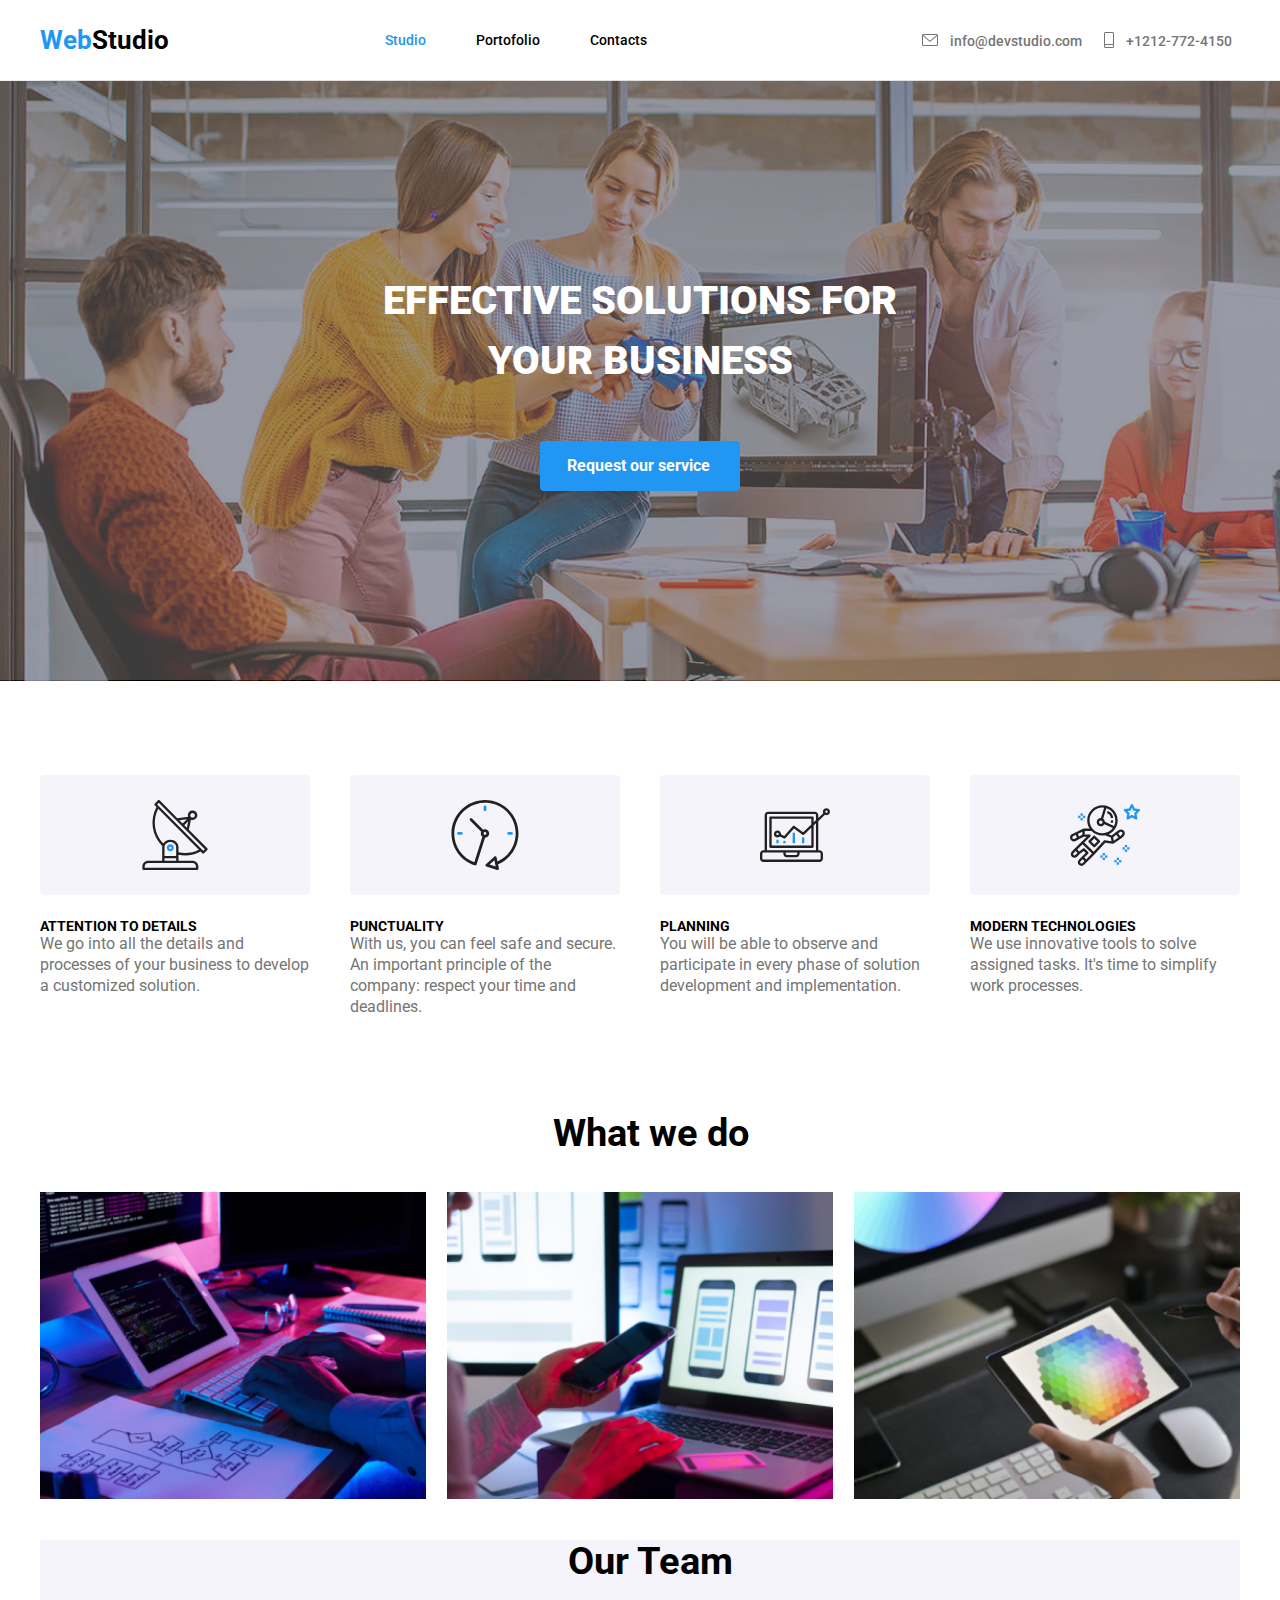
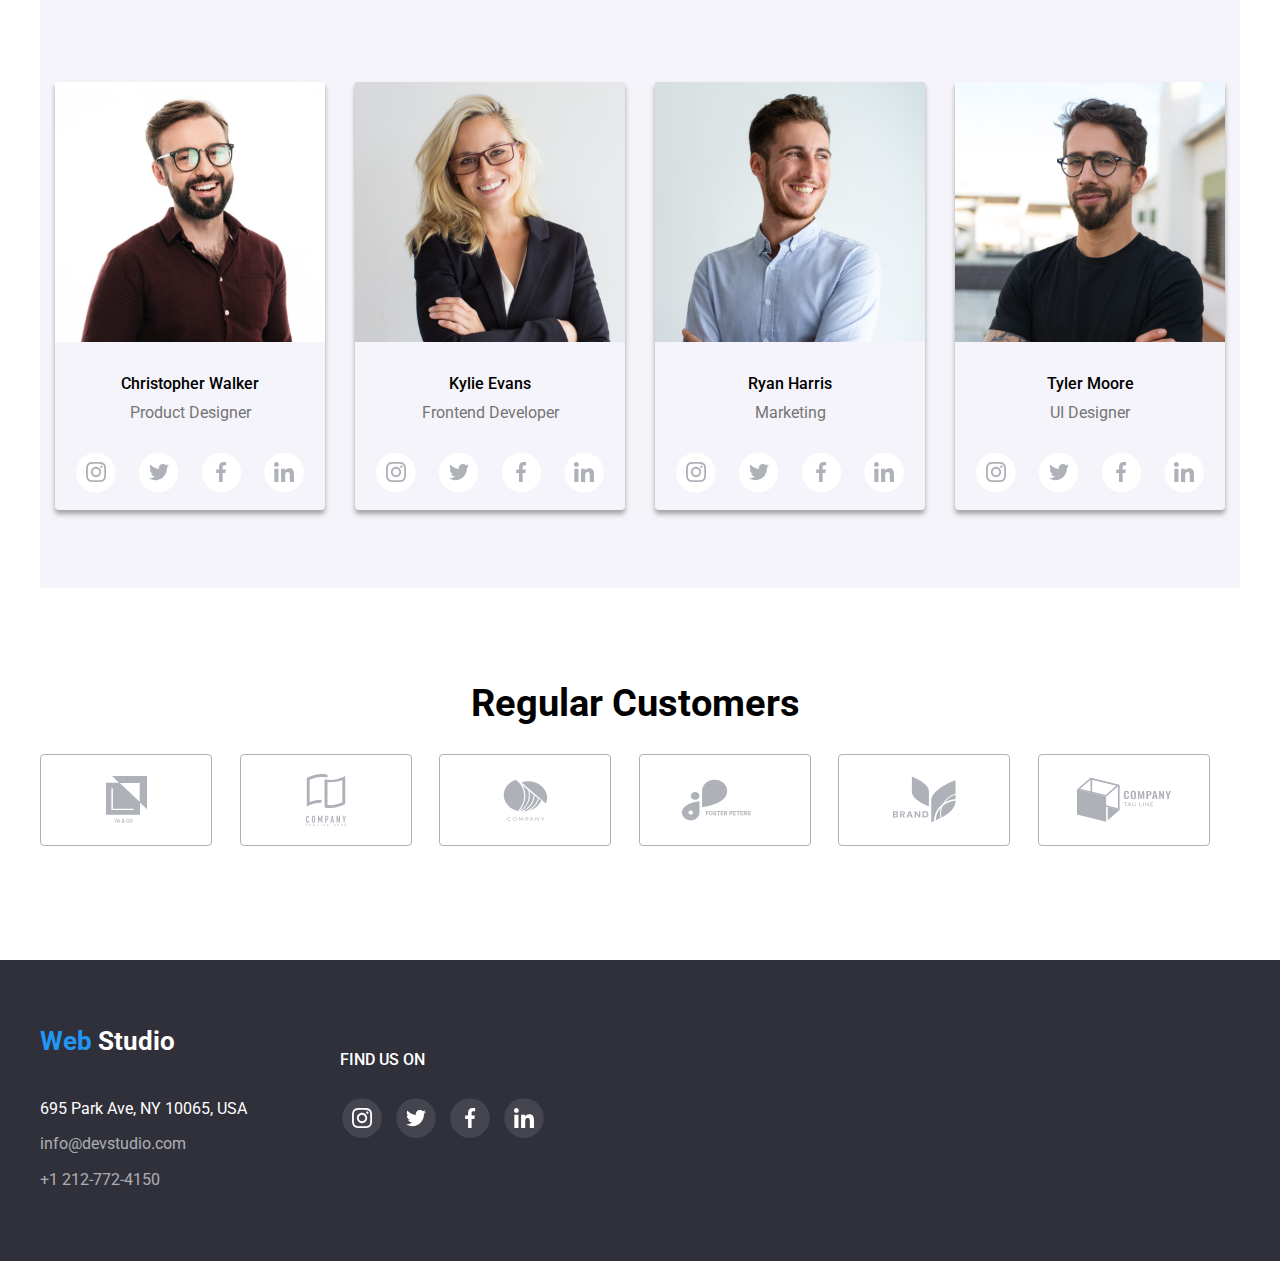
<file: index.html>
<!DOCTYPE html>
<html lang="en">

<head>
    <meta charset="UTF-8">
    <meta name="viewport" content="width=device-width, initial-scale=1.0">
    <link rel="stylesheet" type="text/css" href="css/styles.css" />
    <title>Studio</title>
    <link rel="preconnect" href="https://fonts.googleapis.com">
    <link rel="preconnect" href="https://fonts.gstatic.com" crossorigin>
    <link
        href="https://fonts.googleapis.com/css2?family=Raleway:wght@700&family=Roboto:wght@400;500;700;900&display=swap"
        rel="stylesheet">
</head>

<body class="studio-page">
    <header>
        <div class="header-container container" id="header-container container">
            <!-- TODO: change span to h1 -->
            <span class="top-logo">
                <a href="/index.html"><span class="text-blue">Web</span><span class="text-black">Studio</span></a>
            </span>

            <div class="top-nav">
                <nav class="nav-container" id="nav-container">
                    <ul>
                        <li><a href="./index.html" class="nav-link current">Studio</a></li>
                        <li><a href="./portofolio.html" class="nav-link">Portofolio</a></li>
                        <li><a href="./contacts.html" class="nav-link">Contacts</a></li>
                    </ul>
                </nav>
            </div>

            <ul class="contact-header">
                <li>
                    <svg width="16" height="13" viewBox="0 0 16 13" fill="none" xmlns="http://www.w3.org/2000/svg">
                        <path
                            d="M14.5 0.988403H1.50001C0.672854 0.988403 0 1.66103 0 2.4879V11.4848C0 12.3117 0.672854 12.9843 1.50001 12.9843H14.5C15.3271 12.9843 16 12.3117 16 11.4848V2.4879C16 1.66103 15.3271 0.988403 14.5 0.988403ZM14.5 1.98806C14.5679 1.98806 14.6325 2.00215 14.6916 2.02675L8 7.82445L1.30833 2.02675C1.36742 2.00218 1.43204 1.98806 1.49998 1.98806H14.5ZM14.5 11.9846H1.50001C1.22414 11.9846 0.999996 11.7606 0.999996 11.4848V3.0829L7.67236 8.86363C7.76661 8.94513 7.8833 8.98566 8 8.98566C8.1167 8.98566 8.23339 8.94516 8.32764 8.86363L15 3.0829V11.4848C15 11.7606 14.7759 11.9846 14.5 11.9846Z"
                            fill="#757575" />
                    </svg>
                    <a href="https://www.info@devstudio.com/" target="_blank" class="Mail">info@devstudio.com</a>
                </li>
                <li>
                    <svg width="10" height="16" viewBox="0 0 10 16" fill="none" xmlns="http://www.w3.org/2000/svg">
                        <path
                            d="M8.5 0H1.5C0.672848 0 0 0.672848 0 1.5V14.5C0 15.3272 0.672848 16 1.5 16H8.5C9.32715 16 10 15.3272 10 14.5V1.5C10 0.672848 9.32715 0 8.5 0ZM1.5 1H8.5C8.77588 1 9 1.22412 9 1.5V12H1V1.5C1 1.22412 1.22412 1 1.5 1ZM8.5 15H1.5C1.22412 15 1 14.7759 1 14.5V13H9V14.5C9 14.7759 8.77588 15 8.5 15Z"
                            fill="#757575" />
                    </svg>
                    <a href="tel:+1212-772-4150">+1212-772-4150</a>
                </li>
            </ul>
        </div>
    </header>
    <main>
        <section id="section" class="banner-section">
            <div class="banner-container container">
                <h1>EFFECTIVE SOLUTIONS FOR YOUR BUSINESS</h1>
                <button class="button-service">Request our service</button>
            </div>
        </section>

        <section>
            <div class="group-container container">
                <ul class="features">
                    <li class="feature">
                        <div class="feature-img">
                            <svg class="group-1" width="270px" height="120px">
                                <use href="./Images svg/symbol-defs.svg#icon-Group-1" />
                            </svg>
                        </div>
                        <div class="feature-description">
                            <h5>ATTENTION TO DETAILS</h5>
                            <p>We go into all the details and processes of your business to develop a customized
                                solution.</p>
                        </div>
                    </li>
                    <li class="feature">
                        <div class="feature-img">
                            <svg class="group-2" width="270px" height="120px">
                                <use href="./Images svg/symbol-defs.svg#icon-Group-2" />
                            </svg>
                        </div>

                        <div class="feature-description">
                            <h5>PUNCTUALITY</h5>
                            <p>With us, you can feel safe and secure. An important principle of the company: respect
                                your time
                                and
                                deadlines.</p>
                        </div>
                    </li>
                    <li class="feature">
                        <div class="feature-img">
                            <svg class="group-3" width="270px" height="120px">
                                <use href="./Images svg/symbol-defs.svg#icon-Group-3" />
                            </svg>
                        </div>

                        <div class="feature-description">
                            <h5>PLANNING</h5>
                            <p>You will be able to observe and participate in every phase of solution development and
                                implementation.</p>
                        </div>
                    </li>
                    <li class="feature">
                        <div class="feature-img">
                            <svg class="group-4" width="270px" height="120px">
                                <use href="./Images svg/symbol-defs.svg#icon-Group-4" />
                            </svg>
                        </div>
                        <div class="feature-description">
                            <h5>MODERN TECHNOLOGIES</h5>
                            <p>We use innovative tools to solve assigned tasks. It's time to simplify work processes.
                            </p>
                        </div>
                    </li>

                </ul>
            </div>

            </div>
        </section>


        <section>
            <h2>What we do</h2>

            <div class="img-container container">
                <ul class="item-services">
                    <li><img src="./Images/img.jpg" alt="Code writting" style="width: 386px;" /></li>
                    <li><img src="./Images/box2.jpg" alt="Check the phone" style="width: 386px;" /></li>
                    <li><img src="./Images/box3.jpg" alt="Check the site" style="width: 386px;" /></li>
                </ul>
            </div>
        </section>

        <section class="team-container container">
            <div class="employe">
                <h2>Our Team</h2>
                <div class="employe-container ">
                    <div class="employes">
                        <div><img src="./Images/img(1).jpg" alt="Product Designer" style="width: 270px" />
                            <h3><b>Christopher Walker</b></h3>
                            <p>Product Designer</p>
                            <ul class="team-icons">
                                <li class="team">
                                    <svg width="20" height="20" viewBox="0 0 20 20"  xmlns="http://www.w3.org/2000/svg">
                                        <g clip-path="url(#clip0_81207_563)">
                                            <path
                                                d="M19.9804 5.88005C19.9336 4.81738 19.7617 4.0868 19.5156 3.45374C19.2616 2.78176 18.8709 2.18014 18.359 1.68002C17.8589 1.1721 17.2533 0.777435 16.5891 0.527447C15.9524 0.281274 15.2256 0.109427 14.163 0.0625732C13.0924 0.0117516 12.7525 0 10.0371 0C7.32173 0 6.98185 0.0117516 5.91521 0.0586052C4.85253 0.105459 4.12195 0.277459 3.48904 0.523479C2.81692 0.777435 2.2153 1.16814 1.71517 1.68002C1.20726 2.18014 0.812743 2.78573 0.562603 3.44992C0.31643 4.0868 0.144583 4.81341 0.0977294 5.87609C0.0469078 6.9467 0.0351562 7.28658 0.0351562 10.002C0.0351562 12.7173 0.0469078 13.0572 0.0937614 14.1239C0.140615 15.1865 0.312615 15.9171 0.558787 16.5502C0.812743 17.2221 1.20726 17.8238 1.71517 18.3239C2.2153 18.8318 2.82088 19.2265 3.48508 19.4765C4.12195 19.7226 4.84856 19.8945 5.91139 19.9413C6.97788 19.9883 7.31791 19.9999 10.0333 19.9999C12.7487 19.9999 13.0885 19.9883 14.1552 19.9413C15.2179 19.8945 15.9484 19.7226 16.5813 19.4765C17.9254 18.9568 18.9881 17.8941 19.5078 16.5502C19.7538 15.9133 19.9258 15.1865 19.9727 14.1239C20.0195 13.0572 20.0313 12.7173 20.0313 10.002C20.0313 7.28658 20.0273 6.9467 19.9804 5.88005ZM18.1794 14.0457C18.1364 15.0225 17.9723 15.5499 17.8356 15.9015C17.4995 16.7728 16.808 17.4643 15.9367 17.8004C15.5851 17.9372 15.0538 18.1012 14.0809 18.1441C13.026 18.1911 12.7096 18.2027 10.0411 18.2027C7.37255 18.2027 7.05221 18.1911 6.00113 18.1441C5.02438 18.1012 4.49693 17.9372 4.1453 17.8004C3.71171 17.6402 3.31704 17.3862 2.9967 17.0541C2.6646 16.7298 2.41065 16.3391 2.2504 15.9055C2.11365 15.5539 1.94959 15.0225 1.90671 14.0497C1.8597 12.9948 1.8481 12.6783 1.8481 10.0097C1.8481 7.34122 1.8597 7.02087 1.90671 5.96995C1.94959 4.99319 2.11365 4.46575 2.2504 4.11412C2.41065 3.68038 2.6646 3.28586 3.00067 2.96536C3.32483 2.63327 3.71553 2.37931 4.14927 2.21921C4.5009 2.08247 5.03231 1.9184 6.0051 1.87537C7.05999 1.82851 7.37652 1.81676 10.0449 1.81676C12.7174 1.81676 13.0337 1.82851 14.0848 1.87537C15.0616 1.9184 15.589 2.08247 15.9407 2.21921C16.3742 2.37931 16.7689 2.63327 17.0893 2.96536C17.4213 3.28967 17.6753 3.68038 17.8356 4.11412C17.9723 4.46575 18.1364 4.99701 18.1794 5.96995C18.2263 7.02484 18.238 7.34122 18.238 10.0097C18.238 12.6783 18.2263 12.9908 18.1794 14.0457Z"
                                                 />
                                            <path
                                                d="M10.0371 4.86414C7.20074 4.86414 4.89941 7.16531 4.89941 10.0019C4.89941 12.8384 7.20074 15.1396 10.0371 15.1396C12.8737 15.1396 15.1749 12.8384 15.1749 10.0019C15.1749 7.16531 12.8737 4.86414 10.0371 4.86414ZM10.0371 13.3346C8.19702 13.3346 6.70442 11.8421 6.70442 10.0019C6.70442 8.16159 8.19702 6.66914 10.0371 6.66914C11.8774 6.66914 13.3698 8.16159 13.3698 10.0019C13.3698 11.8421 11.8774 13.3346 10.0371 13.3346Z"
                                                 />
                                            <path
                                                d="M16.5775 4.6611C16.5775 5.32346 16.0404 5.86052 15.3779 5.86052C14.7155 5.86052 14.1785 5.32346 14.1785 4.6611C14.1785 3.99858 14.7155 3.46167 15.3779 3.46167C16.0404 3.46167 16.5775 3.99858 16.5775 4.6611Z"
                                                 />
                                        </g>
                                        <defs>
                                            <clipPath id="clip0_81207_563">
                                                <rect width="20" height="20" fill="white" />
                                            </clipPath>
                                        </defs>
                                    </svg>
                                </li>
                                <li class="team">
                                    <svg width="20" height="18" viewBox="0 0 20 18"  xmlns="http://www.w3.org/2000/svg">
                                        <path
                                            d="M20 2.79875C19.2563 3.125 18.4637 3.34125 17.6375 3.44625C18.4875 2.93875 19.1363 2.14125 19.4412 1.18C18.6488 1.6525 17.7738 1.98625 16.8412 2.1725C16.0887 1.37125 15.0162 0.875 13.8462 0.875C11.5763 0.875 9.74875 2.7175 9.74875 4.97625C9.74875 5.30125 9.77625 5.61375 9.84375 5.91125C6.435 5.745 3.41875 4.11125 1.3925 1.6225C1.03875 2.23625 0.83125 2.93875 0.83125 3.695C0.83125 5.115 1.5625 6.37375 2.6525 7.1025C1.99375 7.09 1.3475 6.89875 0.8 6.5975C0.8 6.61 0.8 6.62625 0.8 6.6425C0.8 8.635 2.22125 10.29 4.085 10.6712C3.75125 10.7625 3.3875 10.8062 3.01 10.8062C2.7475 10.8062 2.4825 10.7913 2.23375 10.7362C2.765 12.36 4.2725 13.5538 6.065 13.5925C4.67 14.6838 2.89875 15.3412 0.98125 15.3412C0.645 15.3412 0.3225 15.3263 0 15.285C1.81625 16.4563 3.96875 17.125 6.29 17.125C13.835 17.125 17.96 10.875 17.96 5.4575C17.96 5.27625 17.9538 5.10125 17.945 4.9275C18.7588 4.35 19.4425 3.62875 20 2.79875Z"
                                             />
                                    </svg>
                                </li>
                                <li class="team">
                                    <svg width="20" height="20" viewBox="0 0 20 20"  xmlns="http://www.w3.org/2000/svg">
                                        <g clip-path="url(#clip0_81207_553)">
                                            <path
                                                d="M13.3309 3.32083H15.1567V0.140833C14.8417 0.0975 13.7584 0 12.4967 0C9.86422 0 8.06088 1.65583 8.06088 4.69917V7.5H5.15588V11.055H8.06088V20H11.6226V11.0558H14.4101L14.8526 7.50083H11.6217V5.05167C11.6226 4.02417 11.8992 3.32083 13.3309 3.32083Z"
                                                 />
                                        </g>
                                        <defs>
                                            <clipPath id="clip0_81207_553">
                                                <rect width="20" height="20" fill="white" />
                                            </clipPath>
                                        </defs>
                                    </svg>
                                </li>
                                <li class="team">
                                    <svg width="20" height="20" viewBox="0 0 20 20"  xmlns="http://www.w3.org/2000/svg">
                                        <g clip-path="url(#clip0_81207_547)">
                                            <path
                                                d="M19.9951 20.0001V19.9993H20.0001V12.6643C20.0001 9.07593 19.2276 6.31177 15.0326 6.31177C13.0159 6.31177 11.6626 7.41843 11.1101 8.4676H11.0517V6.64677H7.07422V19.9993H11.2159V13.3876C11.2159 11.6468 11.5459 9.96343 13.7017 9.96343C15.8259 9.96343 15.8576 11.9501 15.8576 13.4993V20.0001H19.9951Z"
                                                 />
                                            <path d="M0.329956 6.64746H4.47662V20H0.329956V6.64746Z"  />
                                            <path
                                                d="M2.40167 0C1.07583 0 0 1.07583 0 2.40167C0 3.7275 1.07583 4.82583 2.40167 4.82583C3.7275 4.82583 4.80333 3.7275 4.80333 2.40167C4.8025 1.07583 3.72667 0 2.40167 0V0Z"
                                                 />
                                        </g>
                                        <defs>
                                            <clipPath id="clip0_81207_547">
                                                <rect width="20" height="20" fill="white" />
                                            </clipPath>
                                        </defs>
                                    </svg>
                                </li>
                            </ul>
                        </div>
                    </div>
                    <div class="employes">
                        <div><img src="./Images/img(2).jpg" alt="Frontend Developer" style="width: 270px;" />
                            <h3><b>Kylie Evans</b></h3>
                            <p>Frontend Developer</p>
                            <ul class="team-icons">
                                <li class="team">
                                    <svg width="20" height="20" viewBox="0 0 20 20" xmlns="http://www.w3.org/2000/svg">
                                        <g clip-path="url(#clip0_81207_563)">
                                            <path
                                                d="M19.9804 5.88005C19.9336 4.81738 19.7617 4.0868 19.5156 3.45374C19.2616 2.78176 18.8709 2.18014 18.359 1.68002C17.8589 1.1721 17.2533 0.777435 16.5891 0.527447C15.9524 0.281274 15.2256 0.109427 14.163 0.0625732C13.0924 0.0117516 12.7525 0 10.0371 0C7.32173 0 6.98185 0.0117516 5.91521 0.0586052C4.85253 0.105459 4.12195 0.277459 3.48904 0.523479C2.81692 0.777435 2.2153 1.16814 1.71517 1.68002C1.20726 2.18014 0.812743 2.78573 0.562603 3.44992C0.31643 4.0868 0.144583 4.81341 0.0977294 5.87609C0.0469078 6.9467 0.0351562 7.28658 0.0351562 10.002C0.0351562 12.7173 0.0469078 13.0572 0.0937614 14.1239C0.140615 15.1865 0.312615 15.9171 0.558787 16.5502C0.812743 17.2221 1.20726 17.8238 1.71517 18.3239C2.2153 18.8318 2.82088 19.2265 3.48508 19.4765C4.12195 19.7226 4.84856 19.8945 5.91139 19.9413C6.97788 19.9883 7.31791 19.9999 10.0333 19.9999C12.7487 19.9999 13.0885 19.9883 14.1552 19.9413C15.2179 19.8945 15.9484 19.7226 16.5813 19.4765C17.9254 18.9568 18.9881 17.8941 19.5078 16.5502C19.7538 15.9133 19.9258 15.1865 19.9727 14.1239C20.0195 13.0572 20.0313 12.7173 20.0313 10.002C20.0313 7.28658 20.0273 6.9467 19.9804 5.88005ZM18.1794 14.0457C18.1364 15.0225 17.9723 15.5499 17.8356 15.9015C17.4995 16.7728 16.808 17.4643 15.9367 17.8004C15.5851 17.9372 15.0538 18.1012 14.0809 18.1441C13.026 18.1911 12.7096 18.2027 10.0411 18.2027C7.37255 18.2027 7.05221 18.1911 6.00113 18.1441C5.02438 18.1012 4.49693 17.9372 4.1453 17.8004C3.71171 17.6402 3.31704 17.3862 2.9967 17.0541C2.6646 16.7298 2.41065 16.3391 2.2504 15.9055C2.11365 15.5539 1.94959 15.0225 1.90671 14.0497C1.8597 12.9948 1.8481 12.6783 1.8481 10.0097C1.8481 7.34122 1.8597 7.02087 1.90671 5.96995C1.94959 4.99319 2.11365 4.46575 2.2504 4.11412C2.41065 3.68038 2.6646 3.28586 3.00067 2.96536C3.32483 2.63327 3.71553 2.37931 4.14927 2.21921C4.5009 2.08247 5.03231 1.9184 6.0051 1.87537C7.05999 1.82851 7.37652 1.81676 10.0449 1.81676C12.7174 1.81676 13.0337 1.82851 14.0848 1.87537C15.0616 1.9184 15.589 2.08247 15.9407 2.21921C16.3742 2.37931 16.7689 2.63327 17.0893 2.96536C17.4213 3.28967 17.6753 3.68038 17.8356 4.11412C17.9723 4.46575 18.1364 4.99701 18.1794 5.96995C18.2263 7.02484 18.238 7.34122 18.238 10.0097C18.238 12.6783 18.2263 12.9908 18.1794 14.0457Z" />
                                            <path
                                                d="M10.0371 4.86414C7.20074 4.86414 4.89941 7.16531 4.89941 10.0019C4.89941 12.8384 7.20074 15.1396 10.0371 15.1396C12.8737 15.1396 15.1749 12.8384 15.1749 10.0019C15.1749 7.16531 12.8737 4.86414 10.0371 4.86414ZM10.0371 13.3346C8.19702 13.3346 6.70442 11.8421 6.70442 10.0019C6.70442 8.16159 8.19702 6.66914 10.0371 6.66914C11.8774 6.66914 13.3698 8.16159 13.3698 10.0019C13.3698 11.8421 11.8774 13.3346 10.0371 13.3346Z" />
                                            <path
                                                d="M16.5775 4.6611C16.5775 5.32346 16.0404 5.86052 15.3779 5.86052C14.7155 5.86052 14.1785 5.32346 14.1785 4.6611C14.1785 3.99858 14.7155 3.46167 15.3779 3.46167C16.0404 3.46167 16.5775 3.99858 16.5775 4.6611Z" />
                                        </g>
                                        <defs>
                                            <clipPath id="clip0_81207_563">
                                                <rect width="20" height="20" fill="white" />
                                            </clipPath>
                                        </defs>
                                    </svg>
                                </li>
                                <li class="team">
                                    <svg width="20" height="18" viewBox="0 0 20 18" xmlns="http://www.w3.org/2000/svg">
                                        <path
                                            d="M20 2.79875C19.2563 3.125 18.4637 3.34125 17.6375 3.44625C18.4875 2.93875 19.1363 2.14125 19.4412 1.18C18.6488 1.6525 17.7738 1.98625 16.8412 2.1725C16.0887 1.37125 15.0162 0.875 13.8462 0.875C11.5763 0.875 9.74875 2.7175 9.74875 4.97625C9.74875 5.30125 9.77625 5.61375 9.84375 5.91125C6.435 5.745 3.41875 4.11125 1.3925 1.6225C1.03875 2.23625 0.83125 2.93875 0.83125 3.695C0.83125 5.115 1.5625 6.37375 2.6525 7.1025C1.99375 7.09 1.3475 6.89875 0.8 6.5975C0.8 6.61 0.8 6.62625 0.8 6.6425C0.8 8.635 2.22125 10.29 4.085 10.6712C3.75125 10.7625 3.3875 10.8062 3.01 10.8062C2.7475 10.8062 2.4825 10.7913 2.23375 10.7362C2.765 12.36 4.2725 13.5538 6.065 13.5925C4.67 14.6838 2.89875 15.3412 0.98125 15.3412C0.645 15.3412 0.3225 15.3263 0 15.285C1.81625 16.4563 3.96875 17.125 6.29 17.125C13.835 17.125 17.96 10.875 17.96 5.4575C17.96 5.27625 17.9538 5.10125 17.945 4.9275C18.7588 4.35 19.4425 3.62875 20 2.79875Z" />
                                    </svg>
                                </li>
                                <li class="team">
                                    <svg width="20" height="20" viewBox="0 0 20 20" xmlns="http://www.w3.org/2000/svg">
                                        <g clip-path="url(#clip0_81207_553)">
                                            <path
                                                d="M13.3309 3.32083H15.1567V0.140833C14.8417 0.0975 13.7584 0 12.4967 0C9.86422 0 8.06088 1.65583 8.06088 4.69917V7.5H5.15588V11.055H8.06088V20H11.6226V11.0558H14.4101L14.8526 7.50083H11.6217V5.05167C11.6226 4.02417 11.8992 3.32083 13.3309 3.32083Z" />
                                        </g>
                                        <defs>
                                            <clipPath id="clip0_81207_553">
                                                <rect width="20" height="20" fill="white" />
                                            </clipPath>
                                        </defs>
                                    </svg>
                                </li>
                                <li class="team">
                                    <svg width="20" height="20" viewBox="0 0 20 20" xmlns="http://www.w3.org/2000/svg">
                                        <g clip-path="url(#clip0_81207_547)">
                                            <path
                                                d="M19.9951 20.0001V19.9993H20.0001V12.6643C20.0001 9.07593 19.2276 6.31177 15.0326 6.31177C13.0159 6.31177 11.6626 7.41843 11.1101 8.4676H11.0517V6.64677H7.07422V19.9993H11.2159V13.3876C11.2159 11.6468 11.5459 9.96343 13.7017 9.96343C15.8259 9.96343 15.8576 11.9501 15.8576 13.4993V20.0001H19.9951Z" />
                                            <path d="M0.329956 6.64746H4.47662V20H0.329956V6.64746Z" />
                                            <path
                                                d="M2.40167 0C1.07583 0 0 1.07583 0 2.40167C0 3.7275 1.07583 4.82583 2.40167 4.82583C3.7275 4.82583 4.80333 3.7275 4.80333 2.40167C4.8025 1.07583 3.72667 0 2.40167 0V0Z" />
                                        </g>
                                        <defs>
                                            <clipPath id="clip0_81207_547">
                                                <rect width="20" height="20" fill="white" />
                                            </clipPath>
                                        </defs>
                                    </svg>
                                </li>
                            </ul>
                        </div>
                    </div>
                    <div class="employes">
                        <div><img src="./Images/img(3).jpg" alt="Marketing" style="width: 270px;" />
                            <h3><b>Ryan Harris</b></h3>
                            <p>Marketing</p>
                            <div>
                                <ul class="team-icons">
                                    <li class="team">
                                        <svg width="20" height="20" viewBox="0 0 20 20" xmlns="http://www.w3.org/2000/svg">
                                            <g clip-path="url(#clip0_81207_563)">
                                                <path
                                                    d="M19.9804 5.88005C19.9336 4.81738 19.7617 4.0868 19.5156 3.45374C19.2616 2.78176 18.8709 2.18014 18.359 1.68002C17.8589 1.1721 17.2533 0.777435 16.5891 0.527447C15.9524 0.281274 15.2256 0.109427 14.163 0.0625732C13.0924 0.0117516 12.7525 0 10.0371 0C7.32173 0 6.98185 0.0117516 5.91521 0.0586052C4.85253 0.105459 4.12195 0.277459 3.48904 0.523479C2.81692 0.777435 2.2153 1.16814 1.71517 1.68002C1.20726 2.18014 0.812743 2.78573 0.562603 3.44992C0.31643 4.0868 0.144583 4.81341 0.0977294 5.87609C0.0469078 6.9467 0.0351562 7.28658 0.0351562 10.002C0.0351562 12.7173 0.0469078 13.0572 0.0937614 14.1239C0.140615 15.1865 0.312615 15.9171 0.558787 16.5502C0.812743 17.2221 1.20726 17.8238 1.71517 18.3239C2.2153 18.8318 2.82088 19.2265 3.48508 19.4765C4.12195 19.7226 4.84856 19.8945 5.91139 19.9413C6.97788 19.9883 7.31791 19.9999 10.0333 19.9999C12.7487 19.9999 13.0885 19.9883 14.1552 19.9413C15.2179 19.8945 15.9484 19.7226 16.5813 19.4765C17.9254 18.9568 18.9881 17.8941 19.5078 16.5502C19.7538 15.9133 19.9258 15.1865 19.9727 14.1239C20.0195 13.0572 20.0313 12.7173 20.0313 10.002C20.0313 7.28658 20.0273 6.9467 19.9804 5.88005ZM18.1794 14.0457C18.1364 15.0225 17.9723 15.5499 17.8356 15.9015C17.4995 16.7728 16.808 17.4643 15.9367 17.8004C15.5851 17.9372 15.0538 18.1012 14.0809 18.1441C13.026 18.1911 12.7096 18.2027 10.0411 18.2027C7.37255 18.2027 7.05221 18.1911 6.00113 18.1441C5.02438 18.1012 4.49693 17.9372 4.1453 17.8004C3.71171 17.6402 3.31704 17.3862 2.9967 17.0541C2.6646 16.7298 2.41065 16.3391 2.2504 15.9055C2.11365 15.5539 1.94959 15.0225 1.90671 14.0497C1.8597 12.9948 1.8481 12.6783 1.8481 10.0097C1.8481 7.34122 1.8597 7.02087 1.90671 5.96995C1.94959 4.99319 2.11365 4.46575 2.2504 4.11412C2.41065 3.68038 2.6646 3.28586 3.00067 2.96536C3.32483 2.63327 3.71553 2.37931 4.14927 2.21921C4.5009 2.08247 5.03231 1.9184 6.0051 1.87537C7.05999 1.82851 7.37652 1.81676 10.0449 1.81676C12.7174 1.81676 13.0337 1.82851 14.0848 1.87537C15.0616 1.9184 15.589 2.08247 15.9407 2.21921C16.3742 2.37931 16.7689 2.63327 17.0893 2.96536C17.4213 3.28967 17.6753 3.68038 17.8356 4.11412C17.9723 4.46575 18.1364 4.99701 18.1794 5.96995C18.2263 7.02484 18.238 7.34122 18.238 10.0097C18.238 12.6783 18.2263 12.9908 18.1794 14.0457Z" />
                                                <path
                                                    d="M10.0371 4.86414C7.20074 4.86414 4.89941 7.16531 4.89941 10.0019C4.89941 12.8384 7.20074 15.1396 10.0371 15.1396C12.8737 15.1396 15.1749 12.8384 15.1749 10.0019C15.1749 7.16531 12.8737 4.86414 10.0371 4.86414ZM10.0371 13.3346C8.19702 13.3346 6.70442 11.8421 6.70442 10.0019C6.70442 8.16159 8.19702 6.66914 10.0371 6.66914C11.8774 6.66914 13.3698 8.16159 13.3698 10.0019C13.3698 11.8421 11.8774 13.3346 10.0371 13.3346Z" />
                                                <path
                                                    d="M16.5775 4.6611C16.5775 5.32346 16.0404 5.86052 15.3779 5.86052C14.7155 5.86052 14.1785 5.32346 14.1785 4.6611C14.1785 3.99858 14.7155 3.46167 15.3779 3.46167C16.0404 3.46167 16.5775 3.99858 16.5775 4.6611Z" />
                                            </g>
                                            <defs>
                                                <clipPath id="clip0_81207_563">
                                                    <rect width="20" height="20" fill="white" />
                                                </clipPath>
                                            </defs>
                                        </svg>
                                    </li>
                                    <li class="team">
                                        <svg width="20" height="18" viewBox="0 0 20 18" xmlns="http://www.w3.org/2000/svg">
                                            <path
                                                d="M20 2.79875C19.2563 3.125 18.4637 3.34125 17.6375 3.44625C18.4875 2.93875 19.1363 2.14125 19.4412 1.18C18.6488 1.6525 17.7738 1.98625 16.8412 2.1725C16.0887 1.37125 15.0162 0.875 13.8462 0.875C11.5763 0.875 9.74875 2.7175 9.74875 4.97625C9.74875 5.30125 9.77625 5.61375 9.84375 5.91125C6.435 5.745 3.41875 4.11125 1.3925 1.6225C1.03875 2.23625 0.83125 2.93875 0.83125 3.695C0.83125 5.115 1.5625 6.37375 2.6525 7.1025C1.99375 7.09 1.3475 6.89875 0.8 6.5975C0.8 6.61 0.8 6.62625 0.8 6.6425C0.8 8.635 2.22125 10.29 4.085 10.6712C3.75125 10.7625 3.3875 10.8062 3.01 10.8062C2.7475 10.8062 2.4825 10.7913 2.23375 10.7362C2.765 12.36 4.2725 13.5538 6.065 13.5925C4.67 14.6838 2.89875 15.3412 0.98125 15.3412C0.645 15.3412 0.3225 15.3263 0 15.285C1.81625 16.4563 3.96875 17.125 6.29 17.125C13.835 17.125 17.96 10.875 17.96 5.4575C17.96 5.27625 17.9538 5.10125 17.945 4.9275C18.7588 4.35 19.4425 3.62875 20 2.79875Z" />
                                        </svg>
                                    </li>
                                    <li class="team">
                                        <svg width="20" height="20" viewBox="0 0 20 20" xmlns="http://www.w3.org/2000/svg">
                                            <g clip-path="url(#clip0_81207_553)">
                                                <path
                                                    d="M13.3309 3.32083H15.1567V0.140833C14.8417 0.0975 13.7584 0 12.4967 0C9.86422 0 8.06088 1.65583 8.06088 4.69917V7.5H5.15588V11.055H8.06088V20H11.6226V11.0558H14.4101L14.8526 7.50083H11.6217V5.05167C11.6226 4.02417 11.8992 3.32083 13.3309 3.32083Z" />
                                            </g>
                                            <defs>
                                                <clipPath id="clip0_81207_553">
                                                    <rect width="20" height="20" fill="white" />
                                                </clipPath>
                                            </defs>
                                        </svg>
                                    </li>
                                    <li class="team">
                                        <svg width="20" height="20" viewBox="0 0 20 20" xmlns="http://www.w3.org/2000/svg">
                                            <g clip-path="url(#clip0_81207_547)">
                                                <path
                                                    d="M19.9951 20.0001V19.9993H20.0001V12.6643C20.0001 9.07593 19.2276 6.31177 15.0326 6.31177C13.0159 6.31177 11.6626 7.41843 11.1101 8.4676H11.0517V6.64677H7.07422V19.9993H11.2159V13.3876C11.2159 11.6468 11.5459 9.96343 13.7017 9.96343C15.8259 9.96343 15.8576 11.9501 15.8576 13.4993V20.0001H19.9951Z" />
                                                <path d="M0.329956 6.64746H4.47662V20H0.329956V6.64746Z" />
                                                <path
                                                    d="M2.40167 0C1.07583 0 0 1.07583 0 2.40167C0 3.7275 1.07583 4.82583 2.40167 4.82583C3.7275 4.82583 4.80333 3.7275 4.80333 2.40167C4.8025 1.07583 3.72667 0 2.40167 0V0Z" />
                                            </g>
                                            <defs>
                                                <clipPath id="clip0_81207_547">
                                                    <rect width="20" height="20" fill="white" />
                                                </clipPath>
                                            </defs>
                                        </svg>
                                    </li>
                                </ul>
                            </div>
                        </div>
                    </div>
                    <div class="employes">
                        <div><img src="./Images/img(4).jpg" alt="UI Designer" style="width: 270px;" />
                            <h3><b>Tyler Moore</b></h3>
                            <p>UI Designer</p>
                            <ul class="team-icons">
                                <li class="team">
                                    <svg width="20" height="20" viewBox="0 0 20 20" xmlns="http://www.w3.org/2000/svg">
                                        <g clip-path="url(#clip0_81207_563)">
                                            <path
                                                d="M19.9804 5.88005C19.9336 4.81738 19.7617 4.0868 19.5156 3.45374C19.2616 2.78176 18.8709 2.18014 18.359 1.68002C17.8589 1.1721 17.2533 0.777435 16.5891 0.527447C15.9524 0.281274 15.2256 0.109427 14.163 0.0625732C13.0924 0.0117516 12.7525 0 10.0371 0C7.32173 0 6.98185 0.0117516 5.91521 0.0586052C4.85253 0.105459 4.12195 0.277459 3.48904 0.523479C2.81692 0.777435 2.2153 1.16814 1.71517 1.68002C1.20726 2.18014 0.812743 2.78573 0.562603 3.44992C0.31643 4.0868 0.144583 4.81341 0.0977294 5.87609C0.0469078 6.9467 0.0351562 7.28658 0.0351562 10.002C0.0351562 12.7173 0.0469078 13.0572 0.0937614 14.1239C0.140615 15.1865 0.312615 15.9171 0.558787 16.5502C0.812743 17.2221 1.20726 17.8238 1.71517 18.3239C2.2153 18.8318 2.82088 19.2265 3.48508 19.4765C4.12195 19.7226 4.84856 19.8945 5.91139 19.9413C6.97788 19.9883 7.31791 19.9999 10.0333 19.9999C12.7487 19.9999 13.0885 19.9883 14.1552 19.9413C15.2179 19.8945 15.9484 19.7226 16.5813 19.4765C17.9254 18.9568 18.9881 17.8941 19.5078 16.5502C19.7538 15.9133 19.9258 15.1865 19.9727 14.1239C20.0195 13.0572 20.0313 12.7173 20.0313 10.002C20.0313 7.28658 20.0273 6.9467 19.9804 5.88005ZM18.1794 14.0457C18.1364 15.0225 17.9723 15.5499 17.8356 15.9015C17.4995 16.7728 16.808 17.4643 15.9367 17.8004C15.5851 17.9372 15.0538 18.1012 14.0809 18.1441C13.026 18.1911 12.7096 18.2027 10.0411 18.2027C7.37255 18.2027 7.05221 18.1911 6.00113 18.1441C5.02438 18.1012 4.49693 17.9372 4.1453 17.8004C3.71171 17.6402 3.31704 17.3862 2.9967 17.0541C2.6646 16.7298 2.41065 16.3391 2.2504 15.9055C2.11365 15.5539 1.94959 15.0225 1.90671 14.0497C1.8597 12.9948 1.8481 12.6783 1.8481 10.0097C1.8481 7.34122 1.8597 7.02087 1.90671 5.96995C1.94959 4.99319 2.11365 4.46575 2.2504 4.11412C2.41065 3.68038 2.6646 3.28586 3.00067 2.96536C3.32483 2.63327 3.71553 2.37931 4.14927 2.21921C4.5009 2.08247 5.03231 1.9184 6.0051 1.87537C7.05999 1.82851 7.37652 1.81676 10.0449 1.81676C12.7174 1.81676 13.0337 1.82851 14.0848 1.87537C15.0616 1.9184 15.589 2.08247 15.9407 2.21921C16.3742 2.37931 16.7689 2.63327 17.0893 2.96536C17.4213 3.28967 17.6753 3.68038 17.8356 4.11412C17.9723 4.46575 18.1364 4.99701 18.1794 5.96995C18.2263 7.02484 18.238 7.34122 18.238 10.0097C18.238 12.6783 18.2263 12.9908 18.1794 14.0457Z" />
                                            <path
                                                d="M10.0371 4.86414C7.20074 4.86414 4.89941 7.16531 4.89941 10.0019C4.89941 12.8384 7.20074 15.1396 10.0371 15.1396C12.8737 15.1396 15.1749 12.8384 15.1749 10.0019C15.1749 7.16531 12.8737 4.86414 10.0371 4.86414ZM10.0371 13.3346C8.19702 13.3346 6.70442 11.8421 6.70442 10.0019C6.70442 8.16159 8.19702 6.66914 10.0371 6.66914C11.8774 6.66914 13.3698 8.16159 13.3698 10.0019C13.3698 11.8421 11.8774 13.3346 10.0371 13.3346Z" />
                                            <path
                                                d="M16.5775 4.6611C16.5775 5.32346 16.0404 5.86052 15.3779 5.86052C14.7155 5.86052 14.1785 5.32346 14.1785 4.6611C14.1785 3.99858 14.7155 3.46167 15.3779 3.46167C16.0404 3.46167 16.5775 3.99858 16.5775 4.6611Z" />
                                        </g>
                                        <defs>
                                            <clipPath id="clip0_81207_563">
                                                <rect width="20" height="20" fill="white" />
                                            </clipPath>
                                        </defs>
                                    </svg>
                                </li>
                                <li class="team">
                                    <svg width="20" height="18" viewBox="0 0 20 18" xmlns="http://www.w3.org/2000/svg">
                                        <path
                                            d="M20 2.79875C19.2563 3.125 18.4637 3.34125 17.6375 3.44625C18.4875 2.93875 19.1363 2.14125 19.4412 1.18C18.6488 1.6525 17.7738 1.98625 16.8412 2.1725C16.0887 1.37125 15.0162 0.875 13.8462 0.875C11.5763 0.875 9.74875 2.7175 9.74875 4.97625C9.74875 5.30125 9.77625 5.61375 9.84375 5.91125C6.435 5.745 3.41875 4.11125 1.3925 1.6225C1.03875 2.23625 0.83125 2.93875 0.83125 3.695C0.83125 5.115 1.5625 6.37375 2.6525 7.1025C1.99375 7.09 1.3475 6.89875 0.8 6.5975C0.8 6.61 0.8 6.62625 0.8 6.6425C0.8 8.635 2.22125 10.29 4.085 10.6712C3.75125 10.7625 3.3875 10.8062 3.01 10.8062C2.7475 10.8062 2.4825 10.7913 2.23375 10.7362C2.765 12.36 4.2725 13.5538 6.065 13.5925C4.67 14.6838 2.89875 15.3412 0.98125 15.3412C0.645 15.3412 0.3225 15.3263 0 15.285C1.81625 16.4563 3.96875 17.125 6.29 17.125C13.835 17.125 17.96 10.875 17.96 5.4575C17.96 5.27625 17.9538 5.10125 17.945 4.9275C18.7588 4.35 19.4425 3.62875 20 2.79875Z" />
                                    </svg>
                                </li>
                                <li class="team">
                                    <svg width="20" height="20" viewBox="0 0 20 20" xmlns="http://www.w3.org/2000/svg">
                                        <g clip-path="url(#clip0_81207_553)">
                                            <path
                                                d="M13.3309 3.32083H15.1567V0.140833C14.8417 0.0975 13.7584 0 12.4967 0C9.86422 0 8.06088 1.65583 8.06088 4.69917V7.5H5.15588V11.055H8.06088V20H11.6226V11.0558H14.4101L14.8526 7.50083H11.6217V5.05167C11.6226 4.02417 11.8992 3.32083 13.3309 3.32083Z" />
                                        </g>
                                        <defs>
                                            <clipPath id="clip0_81207_553">
                                                <rect width="20" height="20" fill="white" />
                                            </clipPath>
                                        </defs>
                                    </svg>
                                </li>
                                <li class="team">
                                    <svg width="20" height="20" viewBox="0 0 20 20" xmlns="http://www.w3.org/2000/svg">
                                        <g clip-path="url(#clip0_81207_547)">
                                            <path
                                                d="M19.9951 20.0001V19.9993H20.0001V12.6643C20.0001 9.07593 19.2276 6.31177 15.0326 6.31177C13.0159 6.31177 11.6626 7.41843 11.1101 8.4676H11.0517V6.64677H7.07422V19.9993H11.2159V13.3876C11.2159 11.6468 11.5459 9.96343 13.7017 9.96343C15.8259 9.96343 15.8576 11.9501 15.8576 13.4993V20.0001H19.9951Z" />
                                            <path d="M0.329956 6.64746H4.47662V20H0.329956V6.64746Z" />
                                            <path
                                                d="M2.40167 0C1.07583 0 0 1.07583 0 2.40167C0 3.7275 1.07583 4.82583 2.40167 4.82583C3.7275 4.82583 4.80333 3.7275 4.80333 2.40167C4.8025 1.07583 3.72667 0 2.40167 0V0Z" />
                                        </g>
                                        <defs>
                                            <clipPath id="clip0_81207_547">
                                                <rect width="20" height="20" fill="white" />
                                            </clipPath>
                                        </defs>
                                    </svg>
                                </li>
                            </ul>
                        </div>
                    </div>
                </div>
            </div>
        </section>
    </main>
    <section class="regular-container container">
        <div class="regular-customers">
            <div class="regular-text">
                <h2>Regular Customers</h2>
            </div>
            <ul class="customer-container">
                <li class="customer">
                    <svg width="41" height="47" viewBox="0 0 41 47" fill="none" xmlns="http://www.w3.org/2000/svg">
                        <path fill-rule="evenodd" clip-rule="evenodd"
                            d="M6 0L13.0078 6.63413L0 6.62646V38.8137H34V26.507L41 33.1338V0H6ZM33.6924 25.7283L13.8226 6.91796H33.6924V25.7283ZM27.5231 34.1055H5.38008V12.4579H6.9453V32.6397H27.5231V34.1055ZM10.6089 43.0991L9.79102 44.7837L8.97314 43.0991H8.28711L9.48096 45.3452V46.6538H10.1011V45.3452L11.2925 43.0991H10.6089ZM11.6367 46.6538L11.9248 45.8262H13.3018L13.5923 46.6538H14.2368L12.8916 43.0991H12.3374L10.9946 46.6538H11.6367ZM12.6133 43.8535L13.1284 45.3281H12.0981L12.6133 43.8535ZM15.8701 45.2427C15.7806 45.3794 15.7358 45.5299 15.7358 45.6943C15.7358 45.9938 15.8408 46.2371 16.0508 46.4243C16.2624 46.6099 16.5439 46.7026 16.8955 46.7026C17.2471 46.7026 17.5498 46.6074 17.8037 46.417L18.0039 46.6538H18.6924L18.1699 46.0361C18.375 45.7562 18.4775 45.3973 18.4775 44.9595H17.9624C17.9624 45.1987 17.9128 45.416 17.8135 45.6113L17.1274 44.8008L17.3691 44.625C17.54 44.5013 17.6629 44.3776 17.7378 44.2539C17.8127 44.1286 17.8501 43.9919 17.8501 43.8438C17.8501 43.6191 17.7671 43.4312 17.6011 43.2798C17.4367 43.1268 17.2251 43.0503 16.9663 43.0503C16.6798 43.0503 16.452 43.1317 16.2827 43.2944C16.1134 43.4556 16.0288 43.6753 16.0288 43.9536C16.0288 44.0675 16.0557 44.1855 16.1094 44.3076C16.1647 44.4297 16.2616 44.5778 16.3999 44.752C16.1362 44.9408 15.9596 45.1043 15.8701 45.2427ZM17.4741 46.0288C17.3 46.1623 17.1128 46.229 16.9126 46.229C16.7352 46.229 16.5936 46.1777 16.4878 46.0752C16.382 45.9727 16.3291 45.8392 16.3291 45.6748C16.3291 45.4844 16.4268 45.3151 16.6221 45.167L16.6978 45.1133L17.4741 46.0288ZM16.8369 44.4541C16.6693 44.2474 16.5854 44.0757 16.5854 43.939C16.5854 43.8201 16.6196 43.7217 16.688 43.6436C16.7563 43.5654 16.8483 43.5264 16.9639 43.5264C17.0713 43.5264 17.16 43.5597 17.23 43.6265C17.3 43.6916 17.335 43.7705 17.335 43.8633C17.335 44.0033 17.2845 44.118 17.1836 44.2075L17.1079 44.2686L16.8369 44.4541ZM22.623 46.3853C22.8672 46.172 23.0072 45.8758 23.043 45.4966H22.4277C22.3952 45.7505 22.3179 45.932 22.1958 46.041C22.0737 46.1501 21.8914 46.2046 21.6489 46.2046C21.3836 46.2046 21.1818 46.1037 21.0435 45.9019C20.9067 45.7 20.8384 45.4071 20.8384 45.0229V44.708C20.8416 44.3288 20.9149 44.0415 21.0581 43.8462C21.203 43.6493 21.4097 43.5508 21.6782 43.5508C21.9093 43.5508 22.0843 43.6077 22.2031 43.7217C22.3236 43.834 22.3984 44.0179 22.4277 44.2734H23.043C23.0039 43.8844 22.8647 43.5833 22.6255 43.3701C22.3862 43.1569 22.0705 43.0503 21.6782 43.0503C21.3869 43.0503 21.1297 43.1195 20.9067 43.2578C20.6854 43.3962 20.5153 43.5931 20.3965 43.8486C20.2777 44.1042 20.2183 44.3996 20.2183 44.7349V45.0669C20.2231 45.394 20.2842 45.6813 20.4014 45.9287C20.5186 46.1761 20.6846 46.3674 20.8994 46.5024C21.1159 46.6359 21.3657 46.7026 21.6489 46.7026C22.0542 46.7026 22.3789 46.5968 22.623 46.3853ZM26.2534 45.8872C26.3739 45.6235 26.4341 45.3175 26.4341 44.9692V44.7715C26.4325 44.4248 26.3706 44.1213 26.2485 43.8608C26.1265 43.5988 25.9531 43.3986 25.7285 43.2603C25.5055 43.1203 25.2492 43.0503 24.9595 43.0503C24.6698 43.0503 24.4126 43.1211 24.188 43.2627C23.965 43.4027 23.7917 43.6053 23.668 43.8706C23.5459 44.1359 23.4849 44.4419 23.4849 44.7886V44.9888C23.4865 45.3289 23.5483 45.6292 23.6704 45.8896C23.7941 46.1501 23.9683 46.3511 24.1929 46.4927C24.4191 46.6326 24.6763 46.7026 24.9644 46.7026C25.2557 46.7026 25.5129 46.6326 25.7358 46.4927C25.9604 46.3511 26.133 46.1493 26.2534 45.8872ZM25.5918 43.8779C25.7415 44.0879 25.8164 44.3898 25.8164 44.7837V44.9692C25.8164 45.3696 25.7423 45.674 25.5942 45.8823C25.4478 46.0907 25.2378 46.1948 24.9644 46.1948C24.6942 46.1948 24.4826 46.0882 24.3296 45.875C24.1782 45.6618 24.1025 45.3599 24.1025 44.9692V44.7642C24.1058 44.3817 24.1823 44.0863 24.332 43.8779C24.4834 43.668 24.6925 43.563 24.9595 43.563C25.2329 43.563 25.4437 43.668 25.5918 43.8779Z"
                            fill="#AFB1B8" />
                    </svg>

                </li>
                <li class="customer">
                    <svg width="40" height="52" viewBox="0 0 40 52" fill="none" xmlns="http://www.w3.org/2000/svg">
                        <path fill-rule="evenodd" clip-rule="evenodd"
                            d="M17.1136 2.93452H16.977C16.7671 2.92181 16.5571 2.91672 16.3471 2.91163H16.3471H16.3269H15.8918C15.4946 2.91163 15.0898 2.92181 14.6876 2.94215C14.6573 2.93994 14.6269 2.93994 14.5966 2.94215C10.9522 3.14863 7.38171 4.05951 4.08049 5.62492L3.6479 5.83344V27.9746L4.65979 27.6313C5.54773 27.3261 6.49384 27.0515 7.47285 26.7972C10.1193 26.1178 12.8367 25.7567 15.568 25.7216V28.6306C15.2062 28.6332 14.8546 28.6434 14.503 28.6612H14.4195C12.3175 28.7765 10.2317 29.0967 8.19129 29.6173C5.60716 30.2643 3.11433 31.2357 0.771606 32.5086V4.11189C3.20469 2.69275 5.82533 1.62687 8.55557 0.945963C10.9527 0.327052 13.4169 0.00930695 15.8918 0H16.3193C16.8303 0.0127146 17.3287 0.0356008 17.7967 0.0712015C19.0297 0.157776 20.2528 0.352628 21.4521 0.653528V3.51685C20.2874 3.24551 19.1032 3.06695 17.9105 2.98284C17.8863 2.98079 17.8621 2.97872 17.8379 2.97666C17.5911 2.95561 17.344 2.93452 17.1136 2.93452ZM22.1528 5.86138C22.7877 5.9097 23.4455 5.93259 24.1108 5.93259C26.7125 5.92307 29.3031 5.59083 31.8239 4.94339C34.4068 4.29396 36.8986 3.32178 39.2411 2.04956V29.9402C36.8067 31.3585 34.1853 32.4243 31.4546 33.1061C29.0571 33.7227 26.5931 34.0395 24.1184 34.0496C22.2433 34.0647 20.3737 33.8443 18.553 33.3935V5.32229C18.983 5.42146 19.4257 5.51301 19.876 5.58929C20.6147 5.7139 21.3939 5.80544 22.1528 5.86138ZM36.3471 6.07753L35.3352 6.41828C34.4042 6.73106 33.4657 7.01078 32.5221 7.25998C29.7749 7.96596 26.9514 8.3281 24.1158 8.33818C23.4556 8.33818 22.8485 8.32038 22.2616 8.28224L21.4546 8.22883V28.3178V31.0057L22.1477 31.0667C22.7903 31.1227 23.4531 31.1506 24.1209 31.1506C26.3544 31.1412 28.5781 30.8533 30.7412 30.2937C32.5223 29.8469 34.2552 29.2243 35.9145 28.4348L36.3471 28.2263V6.07753Z"
                            fill="#AFB1B8" />
                        <path
                            d="M2.73713 42.2124C2.59166 42.0615 2.41629 41.943 2.22236 41.8646C2.02844 41.7862 1.82029 41.7496 1.61141 41.7572C1.38879 41.7542 1.16781 41.7957 0.961267 41.8793C0.771901 41.9547 0.599767 42.068 0.455322 42.2124C0.312451 42.3572 0.201292 42.5304 0.128988 42.721C0.0496792 42.9207 0.0101425 43.1341 0.0126205 43.3491V47.1431C0.00357283 47.4104 0.0545882 47.6764 0.161874 47.9212C0.251433 48.1156 0.380725 48.2889 0.541333 48.4298C0.692953 48.5575 0.870978 48.6495 1.06246 48.6994C1.24694 48.7512 1.43755 48.7777 1.62911 48.7782C1.84041 48.7803 2.04953 48.7351 2.24131 48.646C2.43095 48.563 2.60277 48.4438 2.74725 48.295C2.88814 48.1476 3.00052 47.9752 3.07865 47.7864C3.15973 47.5951 3.20105 47.3892 3.20007 47.1812V46.7566H2.20842V47.0948C2.21137 47.2103 2.1916 47.3252 2.15024 47.433C2.11794 47.5137 2.06877 47.5866 2.00604 47.6466C1.94461 47.6962 1.87416 47.7334 1.79861 47.7559C1.73164 47.7782 1.6617 47.7902 1.59117 47.7915C1.50263 47.8018 1.41296 47.7885 1.33122 47.7527C1.24948 47.717 1.17858 47.6602 1.1257 47.5881C1.03222 47.4356 0.986395 47.2585 0.994154 47.0795V43.5423C0.988002 43.3462 1.02969 43.1515 1.11558 42.9753C1.16706 42.8952 1.2399 42.8313 1.32578 42.7908C1.41166 42.7503 1.50713 42.7349 1.60129 42.7464C1.68676 42.7434 1.7717 42.7612 1.8488 42.7984C1.92591 42.8356 1.99289 42.8911 2.04399 42.96C2.15496 43.1057 2.21298 43.2852 2.20842 43.4686V43.7966H3.18995V43.4101C3.19195 43.1831 3.15073 42.9578 3.06853 42.7464C2.99527 42.5476 2.88251 42.3659 2.73713 42.2124Z"
                            fill="#AFB1B8" />
                        <path
                            d="M8.62892 42.1691C8.31271 41.9021 7.91362 41.7546 7.50066 41.7521C7.29868 41.7529 7.09838 41.7891 6.9087 41.8589C6.71613 41.9279 6.53841 42.0332 6.38505 42.1691C6.22076 42.3168 6.08968 42.498 6.00053 42.7006C5.90063 42.9323 5.85146 43.183 5.85634 43.4355V47.0744C5.8495 47.3304 5.89873 47.5847 6.00053 47.8195C6.09028 48.0151 6.22152 48.1887 6.38505 48.328C6.53665 48.4688 6.71468 48.5777 6.9087 48.6485C7.09838 48.7183 7.29868 48.7544 7.50066 48.7553C7.70269 48.7549 7.90307 48.7187 8.09262 48.6485C8.28995 48.5767 8.47195 48.468 8.62892 48.328C8.7871 48.1861 8.91454 48.013 9.00332 47.8195C9.10512 47.5847 9.15435 47.3304 9.14751 47.0744V43.4355C9.15239 43.183 9.10322 42.9323 9.00332 42.7006C8.91505 42.5001 8.78775 42.3194 8.62892 42.1691ZM8.16598 47.0744C8.17434 47.1714 8.16095 47.269 8.1268 47.3601C8.09265 47.4512 8.03861 47.5334 7.96866 47.6008C7.83768 47.7106 7.67251 47.7708 7.50193 47.7708C7.33135 47.7708 7.16617 47.7106 7.03519 47.6008C6.96524 47.5334 6.9112 47.4512 6.87705 47.3601C6.8429 47.269 6.82952 47.1714 6.83787 47.0744V43.4355C6.82952 43.3385 6.8429 43.2409 6.87705 43.1498C6.9112 43.0587 6.96524 42.9764 7.03519 42.9091C7.16617 42.7993 7.33135 42.7391 7.50193 42.7391C7.67251 42.7391 7.83768 42.7993 7.96866 42.9091C8.03861 42.9764 8.09265 43.0587 8.1268 43.1498C8.16095 43.2409 8.17434 43.3385 8.16598 43.4355V47.0744Z"
                            fill="#AFB1B8" />
                        <path
                            d="M16.3673 48.6994V41.8107H15.4136L14.1614 45.4572H14.1437L12.8813 41.8107H11.9377V48.6994H12.9218V44.5087H12.9395L13.9033 47.4712H14.3941L15.3655 44.5087H15.3832V48.6994H16.3673Z"
                            fill="#AFB1B8" />
                        <path
                            d="M21.9581 42.2937C21.8065 42.1237 21.6153 41.9943 21.4015 41.9173C21.1712 41.8424 20.9302 41.8063 20.6881 41.8105H19.226V48.6993H20.2075V46.0089H20.7134C21.0197 46.0228 21.3244 45.958 21.5988 45.8207C21.822 45.6968 22.0081 45.515 22.1377 45.2943C22.2512 45.1111 22.3277 44.9071 22.3628 44.6942C22.4014 44.435 22.4192 44.173 22.4159 43.911C22.4255 43.5802 22.3932 43.2495 22.3198 42.9269C22.2543 42.6885 22.1299 42.4706 21.9581 42.2937ZM21.4521 44.3941C21.4479 44.5188 21.4168 44.6412 21.361 44.7527C21.3049 44.8586 21.2162 44.9434 21.1081 44.9942C20.9627 45.0593 20.8041 45.0889 20.6451 45.0807H20.1974V42.7387H20.7033C20.8557 42.7312 21.0075 42.7609 21.146 42.8251C21.2475 42.8834 21.3281 42.9724 21.3762 43.0794C21.4299 43.2004 21.4591 43.331 21.4622 43.4634C21.4622 43.6084 21.4622 43.7609 21.4622 43.9211C21.4622 44.0813 21.4723 44.2466 21.4622 44.3941H21.4521Z"
                            fill="#AFB1B8" />
                        <path
                            d="M26.6077 41.8107H25.8032L24.2854 48.6994H25.2669L25.5553 47.2194H26.8935L27.1819 48.6994H28.1635L26.6077 41.8107ZM25.702 46.2811L26.1852 43.784H26.2029L26.6836 46.2811H25.702Z"
                            fill="#AFB1B8" />
                        <path
                            d="M32.9497 45.9607H32.932L31.4496 41.8107H30.506V48.6994H31.4875V44.557H31.5078L33.0079 48.6994H33.9312V41.8107H32.9497V45.9607Z"
                            fill="#AFB1B8" />
                        <path
                            d="M38.9476 41.8107L38.1583 44.5494H38.1381L37.3488 41.8107H36.3091L37.6574 45.7878V48.6994H38.639V45.7878L39.9873 41.8107H38.9476Z"
                            fill="#AFB1B8" />
                        <path d="M0 50.6445H0.473058V51.9719H0.794333V50.6445H1.26486V50.3724H0V50.6445Z"
                            fill="#AFB1B8" />
                        <path
                            d="M3.97672 50.3724L3.35693 51.9719H3.69845L3.82999 51.6083H4.46748L4.60409 51.9719H4.95319L4.31823 50.3724H3.97672ZM3.92612 51.3387L4.14368 50.7462L4.36123 51.3387H3.92612Z"
                            fill="#AFB1B8" />
                        <path
                            d="M7.90793 51.3821H8.27727V51.5881C8.16941 51.6746 8.03576 51.722 7.89781 51.7229C7.8333 51.7265 7.76886 51.7145 7.70988 51.688C7.65091 51.6614 7.59911 51.6211 7.55883 51.5703C7.47402 51.4485 7.43217 51.3017 7.43993 51.1533C7.43993 50.7973 7.59424 50.6193 7.90034 50.6193C7.98091 50.6112 8.06168 50.6325 8.12804 50.6791C8.19439 50.7257 8.24194 50.7947 8.26209 50.8735L8.57831 50.8125C8.51001 50.4997 8.28486 50.3421 7.90034 50.3421C7.69468 50.3366 7.4947 50.4103 7.34127 50.5481C7.26069 50.6276 7.19834 50.7239 7.15858 50.8302C7.11882 50.9365 7.10261 51.0502 7.11107 51.1634C7.10175 51.3823 7.17493 51.5966 7.31598 51.7636C7.39434 51.8444 7.4892 51.9071 7.59401 51.9475C7.69883 51.9879 7.8111 52.0049 7.92311 51.9975C8.17338 52.0045 8.41652 51.9133 8.60108 51.7432V51.1126H7.90793V51.3821Z"
                            fill="#AFB1B8" />
                        <path d="M11.9226 50.3724H11.5988V51.9719H12.7194V51.6998H11.9226V50.3724Z" fill="#AFB1B8" />
                        <path d="M15.3175 50.3724H14.9937V51.9719H15.3175V50.3724Z" fill="#AFB1B8" />
                        <path
                            d="M18.6365 51.4405L17.9813 50.3724H17.6676V51.9719H17.9686V50.9268L18.6112 51.9719H18.9325V50.3724H18.6365V51.4405Z"
                            fill="#AFB1B8" />
                        <path
                            d="M21.6368 51.2675H22.4337V50.9954H21.6368V50.6445H22.4944V50.3724H21.313V51.9719H22.5273V51.6998H21.6368V51.2675Z"
                            fill="#AFB1B8" />
                        <path
                            d="M28.9122 51.0031H28.2823V50.3724H27.9611V51.9719H28.2823V51.2726H28.9122V51.9719H29.2335V50.3724H28.9122V51.0031Z"
                            fill="#AFB1B8" />
                        <path
                            d="M31.9302 51.2675H32.7296V50.9954H31.9302V50.6445H32.7903V50.3724H31.6089V51.9719H32.8206V51.6998H31.9302V51.2675Z"
                            fill="#AFB1B8" />
                        <path
                            d="M36.0233 51.2676C36.3015 51.2244 36.4432 51.0769 36.4432 50.8226C36.4513 50.7546 36.441 50.6856 36.4134 50.623C36.3858 50.5603 36.3419 50.5063 36.2863 50.4666C36.1415 50.3938 35.9799 50.3614 35.8183 50.3725H35.1404V51.972H35.4617V51.3032H35.5249C35.5934 51.299 35.6619 51.3112 35.7247 51.3388C35.7717 51.3678 35.8108 51.4079 35.8386 51.4558L36.1877 51.9644H36.5722L36.3774 51.6516C36.2913 51.4972 36.1699 51.3656 36.0233 51.2676ZM35.6994 51.0464H35.4617V50.6446H35.7146C35.8248 50.6357 35.9357 50.6486 36.041 50.6827C36.0644 50.7034 36.0828 50.7291 36.095 50.7579C36.1072 50.7867 36.1127 50.8179 36.1113 50.8492C36.1098 50.8804 36.1014 50.911 36.0866 50.9385C36.0718 50.966 36.051 50.9899 36.0258 51.0082C35.9202 51.0406 35.8096 51.0535 35.6994 51.0464Z"
                            fill="#AFB1B8" />
                        <path
                            d="M39.1096 51.2675H39.9064V50.9954H39.1096V50.6445H39.9697V50.3724H38.7858V51.9719H40V51.6998H39.1096V51.2675Z"
                            fill="#AFB1B8" />
                    </svg>

                </li>
                <li class="customer">
                    <svg width="45" height="42" viewBox="0 0 45 42" fill="none" xmlns="http://www.w3.org/2000/svg">
                        <path
                            d="M7.40628 41.1014C7.42219 41.1018 7.43786 41.1049 7.45238 41.1106C7.46689 41.1163 7.47995 41.1245 7.4908 41.1346L7.70892 41.3431C7.53961 41.5118 7.33035 41.6468 7.09546 41.7388C6.82039 41.8391 6.52394 41.8875 6.22572 41.8809C5.94548 41.8859 5.66705 41.8408 5.40777 41.7482C5.17389 41.6632 4.96376 41.5356 4.79159 41.3739C4.61588 41.2062 4.48054 41.0096 4.39353 40.7958C4.29824 40.5574 4.25119 40.3065 4.25448 40.0542C4.25061 39.8003 4.30147 39.548 4.40443 39.3103C4.49968 39.0951 4.64335 38.8986 4.82704 38.7322C5.01321 38.5691 5.23592 38.4408 5.48139 38.3555C5.74992 38.265 6.03588 38.22 6.32387 38.2228C6.59138 38.2172 6.85747 38.2582 7.10637 38.3436C7.32231 38.425 7.52058 38.538 7.69256 38.6777L7.50988 38.9004C7.49726 38.9161 7.48158 38.9297 7.46353 38.9407C7.44198 38.9535 7.41593 38.9594 7.38992 38.9573C7.36162 38.9556 7.33434 38.9474 7.31085 38.9336L7.2127 38.8743L7.07637 38.7985C7.01753 38.7704 6.95649 38.7458 6.8937 38.7251C6.81283 38.6999 6.72989 38.6801 6.64559 38.6659C6.5386 38.6487 6.42992 38.6408 6.32114 38.6422C6.11376 38.6399 5.90796 38.6737 5.71587 38.7417C5.53672 38.8046 5.37501 38.8999 5.24146 39.0212C5.10551 39.1503 5.00074 39.3018 4.93337 39.4667C4.85658 39.6553 4.81874 39.8542 4.82158 40.0542C4.81831 40.2574 4.85615 40.4595 4.93337 40.6513C4.9999 40.8147 5.10272 40.9653 5.23601 41.0943C5.36088 41.2146 5.51567 41.3086 5.6886 41.3692C5.86657 41.4333 6.0576 41.4655 6.25025 41.4639C6.36154 41.4654 6.47278 41.4591 6.58288 41.445C6.76267 41.4259 6.93513 41.3716 7.08728 41.2862C7.16359 41.2425 7.23563 41.1934 7.30267 41.1393C7.3307 41.1161 7.36756 41.1026 7.40628 41.1014Z"
                            fill="#AFB1B8" />
                        <path
                            d="M13.7044 40.0538C13.7078 40.3052 13.6579 40.5549 13.5572 40.7906C13.4684 41.0043 13.3284 41.1993 13.1465 41.3626C12.9646 41.526 12.745 41.654 12.5021 41.7382C11.9683 41.9151 11.3782 41.9151 10.8444 41.7382C10.603 41.6527 10.3848 41.5244 10.2037 41.3615C10.0219 41.1952 9.88095 40.9986 9.78927 40.7835C9.59287 40.3063 9.59287 39.7847 9.78927 39.3076C9.88228 39.0923 10.0231 38.8951 10.2037 38.7271C10.3864 38.5694 10.6045 38.446 10.8444 38.3647C11.3775 38.1846 11.969 38.1846 12.5021 38.3647C12.7443 38.4502 12.9634 38.5784 13.1455 38.7414C13.325 38.906 13.465 39.1001 13.5572 39.3123C13.6582 39.5495 13.7081 39.8009 13.7044 40.0538ZM13.1319 40.0538C13.1362 39.8527 13.1011 39.6525 13.0283 39.4615C12.9672 39.298 12.8679 39.1472 12.7366 39.0185C12.6087 38.8968 12.4513 38.8013 12.2758 38.739C11.8879 38.6095 11.4586 38.6095 11.0707 38.739C10.8952 38.8013 10.7378 38.8968 10.6099 39.0185C10.4768 39.1464 10.3764 39.2974 10.3155 39.4615C10.1768 39.8472 10.1768 40.2604 10.3155 40.6461C10.377 40.81 10.4773 40.9609 10.6099 41.0891C10.7379 41.2101 10.8953 41.3048 11.0707 41.3663C11.4593 41.4925 11.8872 41.4925 12.2758 41.3663C12.4512 41.3048 12.6086 41.2101 12.7366 41.0891C12.8673 40.9601 12.9665 40.8094 13.0283 40.6461C13.1015 40.4552 13.1365 40.2549 13.1319 40.0538Z"
                            fill="#AFB1B8" />
                        <path
                            d="M18.0013 40.6748L18.0586 40.8074C18.0804 40.76 18.0995 40.7174 18.1213 40.6748C18.1421 40.6302 18.1657 40.5867 18.1922 40.5445L19.5854 38.3439C19.6127 38.306 19.6372 38.2823 19.6645 38.2752C19.7015 38.2654 19.7403 38.2614 19.779 38.2634H20.1907V41.8426H19.7026V39.2109C19.7026 39.1777 19.7026 39.1398 19.7026 39.0995C19.7 39.0585 19.7 39.0174 19.7026 38.9764L18.3012 41.2077C18.2834 41.2412 18.255 41.2694 18.2192 41.2892C18.1834 41.3089 18.1418 41.3193 18.0995 41.3191H18.0204C17.9779 41.3196 17.9362 41.3093 17.9004 41.2896C17.8646 41.2698 17.8362 41.2413 17.8186 41.2077L16.3763 38.9622C16.3763 39.0048 16.3763 39.0474 16.3763 39.0901C16.3763 39.1327 16.3763 39.1706 16.3763 39.2038V41.8355H15.9047V38.2634H16.3164C16.355 38.2614 16.3938 38.2654 16.4309 38.2752C16.4647 38.2898 16.4916 38.314 16.5072 38.3439L17.9304 40.5469C17.9584 40.5876 17.9821 40.6304 18.0013 40.6748Z"
                            fill="#AFB1B8" />
                        <path
                            d="M23.2444 40.4969V41.8376H22.6991V38.2632H23.9151C24.1446 38.2594 24.3735 38.2858 24.594 38.3414C24.7705 38.3849 24.9341 38.4608 25.0739 38.5641C25.195 38.6609 25.2883 38.7809 25.3465 38.9146C25.4109 39.0604 25.4423 39.2157 25.4392 39.3718C25.4416 39.5285 25.4073 39.6841 25.3383 39.829C25.2728 39.9661 25.1721 40.0884 25.0439 40.1866C24.904 40.2942 24.7395 40.3749 24.5613 40.4235C24.349 40.4824 24.127 40.5104 23.9042 40.5064L23.2444 40.4969ZM23.2444 40.1132H23.9042C24.0475 40.1148 24.1902 40.0964 24.3268 40.0587C24.4395 40.0258 24.5433 39.9734 24.6322 39.9048C24.7141 39.8392 24.7775 39.7582 24.8176 39.6679C24.8622 39.5724 24.8844 39.4701 24.883 39.3671C24.8893 39.2677 24.8707 39.1683 24.8283 39.0759C24.7859 38.9834 24.7208 38.9001 24.6376 38.8317C24.4293 38.6904 24.1677 38.622 23.9042 38.6399H23.2444V40.1132Z"
                            fill="#AFB1B8" />
                        <path
                            d="M30.5731 41.8424H30.1423C30.0991 41.8439 30.0566 41.8322 30.0223 41.8093C29.9914 41.787 29.9671 41.7585 29.9514 41.7264L29.5806 40.8617H27.7185L27.334 41.7264C27.3199 41.758 27.2964 41.7858 27.2659 41.8069C27.2312 41.8312 27.1877 41.8438 27.1432 41.8424H26.7124L28.3483 38.2629H28.9154L30.5731 41.8424ZM27.8739 40.5134H29.4116L28.7627 39.0565C28.7131 38.9469 28.6721 38.8345 28.64 38.7201L28.5773 38.9072C28.5582 38.9641 28.5364 39.0162 28.5173 39.0589L27.8739 40.5134Z"
                            fill="#AFB1B8" />
                        <path
                            d="M32.9288 38.2795C32.9614 38.2951 32.9894 38.317 33.0106 38.3435L35.3962 41.0418C35.3962 40.9991 35.3962 40.9565 35.3962 40.9162C35.3962 40.8759 35.3962 40.8357 35.3962 40.7978V38.263H35.8843V41.8425H35.6116C35.5729 41.8435 35.5345 41.8362 35.4998 41.8212C35.4662 41.8041 35.4365 41.7816 35.4126 41.7548L33.0297 39.0589C33.0323 39.1 33.0323 39.1411 33.0297 39.1821C33.0297 39.2224 33.0297 39.2579 33.0297 39.2911V41.8425H32.5416V38.263H32.8306C32.8644 38.2621 32.8979 38.2678 32.9288 38.2795Z"
                            fill="#AFB1B8" />
                        <path
                            d="M39.9031 40.4189V41.8402H39.3578V40.4189L37.8501 38.2631H38.3381C38.3802 38.2609 38.4218 38.2719 38.4554 38.2939C38.4851 38.3169 38.51 38.3441 38.529 38.3745L39.4724 39.765C39.5105 39.8243 39.5432 39.8787 39.5705 39.9309C39.5978 39.983 39.6196 40.0327 39.6387 40.0825L39.7096 39.9285C39.736 39.8722 39.767 39.8176 39.8023 39.765L40.732 38.365C40.7516 38.337 40.7754 38.3115 40.8029 38.2892C40.8352 38.2646 40.8772 38.2519 40.9201 38.2536H41.4136L39.9031 40.4189Z"
                            fill="#AFB1B8" />
                        <path
                            d="M17.7314 32.2561C17.9686 32.2822 18.2086 32.3035 18.4512 32.3225C22.1301 30.8926 25.2422 28.5523 27.3987 25.5942C29.5552 22.636 30.6603 19.1912 30.5759 15.6904L26.5216 12.1678C27.346 15.8951 26.9604 19.7482 25.408 23.2959C23.8555 26.8437 21.1976 29.9461 17.7314 32.2561Z"
                            fill="#AFB1B8" />
                        <path
                            d="M16.2837 32.0923L16.3928 32.1112C20.0966 29.8094 22.9205 26.5951 24.4993 22.8839C26.078 19.1727 26.3389 15.1353 25.2483 11.2939L19.4737 6.27673C21.8094 10.4008 22.7495 15.0162 22.1848 19.5862C21.6201 24.1562 19.5737 28.493 16.2837 32.0923Z"
                            fill="#AFB1B8" />
                        <path
                            d="M35.868 19.8266C34.8869 23.6732 32.5042 27.1423 29.0736 29.7189C28.0717 30.4756 26.991 31.1497 25.8455 31.7325C28.6389 31.0191 31.2065 29.7579 33.3503 28.046C35.494 26.3342 37.1567 24.2175 38.21 21.8591L35.868 19.8266Z"
                            fill="#AFB1B8" />
                        <path
                            d="M34.949 19.2602L31.6146 16.363C31.5508 19.6661 30.47 22.8941 28.4845 25.7115C26.499 28.5289 23.6813 30.8328 20.3242 32.3838H20.3406C21.0887 32.3836 21.8362 32.3448 22.579 32.2678C25.7164 31.1552 28.488 29.385 30.6464 27.1153C32.8049 24.8456 34.283 22.147 34.949 19.2602Z"
                            fill="#AFB1B8" />
                        <path
                            d="M16.7663 4.16097L12.7883 0.700012C9.23222 1.89397 6.1738 3.99289 4.01337 6.72209C1.85294 9.45128 0.69115 12.6836 0.680054 15.996H0.680054C0.693382 19.656 2.11126 23.2077 4.70929 26.0889C7.30731 28.97 10.9371 31.016 15.0241 31.9031C18.6725 28.041 20.8086 23.2688 21.1219 18.2798C21.4352 13.2908 19.9094 8.34501 16.7663 4.16097Z"
                            fill="#AFB1B8" />
                        <path
                            d="M44.1401 18.7274C44.1257 14.3849 42.1339 10.2238 38.5997 7.15324C35.0656 4.08263 30.2764 2.35205 25.2784 2.33955C22.9688 2.33747 20.6789 2.70775 18.5249 3.4316L42.8805 24.5927C43.7144 22.7221 44.1415 20.7334 44.1401 18.7274Z"
                            fill="#AFB1B8" />
                    </svg>

                </li>
                <li class="customer">
                    <svg width="85" height="42" viewBox="0 0 85 42" fill="none" xmlns="http://www.w3.org/2000/svg">
                        <path
                            d="M13.1462 13.1029H13.1433C10.7453 13.1029 8.80127 14.8305 8.80127 16.9616V16.9641C8.80127 19.0952 10.7453 20.8228 13.1433 20.8228H13.1462C15.5442 20.8228 17.4882 19.0952 17.4882 16.9641V16.9616C17.4882 14.8305 15.5442 13.1029 13.1462 13.1029Z"
                            fill="#AFB1B8" />
                        <path
                            d="M45.195 11.8693C45.1882 8.90935 43.8623 6.07229 41.5074 3.97901C39.1525 1.88574 35.9604 0.706733 32.6297 0.700012V0.700012C29.298 0.705389 26.1045 1.8838 23.7484 3.97722C21.3922 6.07064 20.0655 8.90847 20.0587 11.8693V28.1922C20.0587 28.1922 45.1922 25.7045 45.195 11.8719V11.8693Z"
                            fill="#AFB1B8" />
                        <path
                            d="M0 33.5495C0.00604098 35.6091 0.929149 37.5829 2.56761 39.0395C4.20607 40.4961 6.42668 41.3171 8.74418 41.3231C11.0612 41.3171 13.2814 40.4964 14.9197 39.0404C16.5581 37.5843 17.4816 35.6112 17.4884 33.5521V22.1944C17.4884 22.1944 0 23.9267 0 33.5495ZM8.74418 35.5845C8.2913 35.5845 7.84859 35.4652 7.47203 35.2415C7.09548 35.0179 6.80199 34.7001 6.62868 34.3283C6.45537 33.9564 6.41002 33.5473 6.49838 33.1525C6.58673 32.7578 6.80481 32.3952 7.12505 32.1106C7.44528 31.826 7.85328 31.6322 8.29746 31.5537C8.74164 31.4751 9.20204 31.5154 9.62045 31.6695C10.0389 31.8235 10.3965 32.0843 10.6481 32.419C10.8997 32.7536 11.034 33.1471 11.034 33.5495C11.0351 33.8174 10.9767 34.0828 10.8622 34.3306C10.7476 34.5784 10.5791 34.8036 10.3664 34.9934C10.1536 35.1832 9.90081 35.3338 9.62244 35.4365C9.34406 35.5392 9.04561 35.5921 8.74418 35.5921V35.5845Z"
                            fill="#AFB1B8" />
                        <path
                            d="M26.4177 34.4638H24.7302V36.207H23.8513V31.9413H26.6286V32.6533H24.7302V33.7548H26.4177V34.4638ZM30.6423 34.1708C30.6423 34.5908 30.5681 34.9589 30.4196 35.2753C30.2712 35.5917 30.0583 35.8359 29.7809 36.0078C29.5056 36.1796 29.1891 36.2656 28.8317 36.2656C28.4782 36.2656 28.1628 36.1806 27.8854 36.0107C27.6081 35.8408 27.3932 35.5986 27.2409 35.2841C27.0886 34.9677 27.0114 34.6044 27.0095 34.1943V33.9833C27.0095 33.5634 27.0847 33.1943 27.235 32.8759C27.3874 32.5556 27.6013 32.3105 27.8766 32.1406C28.154 31.9687 28.4704 31.8828 28.8259 31.8828C29.1813 31.8828 29.4968 31.9687 29.7722 32.1406C30.0495 32.3105 30.2634 32.5556 30.4138 32.8759C30.5661 33.1943 30.6423 33.5624 30.6423 33.9804V34.1708ZM29.7516 33.9775C29.7516 33.5302 29.6716 33.1904 29.5114 32.9579C29.3513 32.7255 29.1227 32.6093 28.8259 32.6093C28.5309 32.6093 28.3034 32.7245 28.1432 32.955C27.9831 33.1835 27.902 33.5195 27.9001 33.9628V34.1708C27.9001 34.6064 27.9802 34.9443 28.1403 35.1845C28.3005 35.4247 28.5309 35.5449 28.8317 35.5449C29.1266 35.5449 29.3532 35.4296 29.5114 35.1992C29.6696 34.9667 29.7497 34.6288 29.7516 34.1855V33.9775ZM33.4929 35.0878C33.4929 34.9218 33.4343 34.7949 33.3171 34.707C33.1999 34.6171 32.989 34.5234 32.6843 34.4257C32.3796 34.3261 32.1384 34.2285 31.9606 34.1328C31.4763 33.871 31.2341 33.5185 31.2341 33.0751C31.2341 32.8447 31.2985 32.6396 31.4274 32.4599C31.5583 32.2783 31.7448 32.1367 31.987 32.0351C32.2311 31.9335 32.5046 31.8828 32.8073 31.8828C33.112 31.8828 33.3835 31.9384 33.6218 32.0497C33.86 32.1591 34.0446 32.3144 34.1755 32.5156C34.3083 32.7167 34.3747 32.9453 34.3747 33.2011H33.4958C33.4958 33.0058 33.4343 32.8544 33.3112 32.747C33.1882 32.6376 33.0153 32.5829 32.7927 32.5829C32.5778 32.5829 32.4108 32.6288 32.2917 32.7206C32.1725 32.8105 32.113 32.9296 32.113 33.0781C32.113 33.2167 32.1823 33.3329 32.321 33.4267C32.4616 33.5204 32.6677 33.6083 32.9391 33.6904C33.4391 33.8408 33.8034 34.0273 34.0319 34.2499C34.2604 34.4726 34.3747 34.7499 34.3747 35.082C34.3747 35.4511 34.235 35.7411 33.9557 35.9521C33.6765 36.1611 33.3005 36.2656 32.8278 36.2656C32.4997 36.2656 32.2009 36.206 31.9313 36.0869C31.6618 35.9658 31.4557 35.8007 31.3132 35.5917C31.1725 35.3828 31.1022 35.1406 31.1022 34.8652H31.9841C31.9841 35.3359 32.2653 35.5712 32.8278 35.5712C33.0368 35.5712 33.1999 35.5292 33.3171 35.4453C33.4343 35.3593 33.4929 35.2402 33.4929 35.0878ZM38.1833 32.6533H36.8766V36.207H35.9977V32.6533H34.7087V31.9413H38.1833V32.6533ZM41.2536 34.3583H39.5661V35.5009H41.5466V36.207H38.6872V31.9413H41.5407V32.6533H39.5661V33.6699H41.2536V34.3583ZM43.6413 34.6454H42.9411V36.207H42.0622V31.9413H43.6472C44.1511 31.9413 44.5397 32.0536 44.8132 32.2783C45.0866 32.5029 45.2233 32.8203 45.2233 33.2304C45.2233 33.5214 45.1599 33.7646 45.0329 33.9599C44.9079 34.1533 44.7175 34.3076 44.4616 34.4228L45.3845 36.166V36.207H44.4411L43.6413 34.6454ZM42.9411 33.9335H43.6501C43.8708 33.9335 44.0417 33.8779 44.1628 33.7665C44.2839 33.6533 44.3444 33.498 44.3444 33.3007C44.3444 33.0995 44.2868 32.9413 44.1716 32.8261C44.0583 32.7109 43.8835 32.6533 43.6472 32.6533H42.9411V33.9335ZM48.2673 34.704V36.207H47.3884V31.9413H49.0524C49.3727 31.9413 49.654 31.9999 49.8962 32.1171C50.1403 32.2343 50.3278 32.4013 50.4587 32.6181C50.5895 32.8329 50.655 33.0781 50.655 33.3535C50.655 33.7714 50.5114 34.1015 50.2243 34.3437C49.9391 34.5839 49.5436 34.704 49.0378 34.704H48.2673ZM48.2673 33.9921H49.0524C49.2849 33.9921 49.4616 33.9374 49.5827 33.8281C49.7057 33.7187 49.7673 33.5624 49.7673 33.3593C49.7673 33.1503 49.7057 32.9814 49.5827 32.8525C49.4597 32.7236 49.2897 32.6572 49.0729 32.6533H48.2673V33.9921ZM53.8278 34.3583H52.1403V35.5009H54.1208V36.207H51.2614V31.9413H54.1149V32.6533H52.1403V33.6699H53.8278V34.3583ZM57.9059 32.6533H56.5993V36.207H55.7204V32.6533H54.4313V31.9413H57.9059V32.6533ZM60.9763 34.3583H59.2888V35.5009H61.2692V36.207H58.4099V31.9413H61.2634V32.6533H59.2888V33.6699H60.9763V34.3583ZM63.364 34.6454H62.6638V36.207H61.7849V31.9413H63.3698C63.8737 31.9413 64.2624 32.0536 64.5358 32.2783C64.8093 32.5029 64.946 32.8203 64.946 33.2304C64.946 33.5214 64.8825 33.7646 64.7556 33.9599C64.6306 34.1533 64.4401 34.3076 64.1843 34.4228L65.1071 36.166V36.207H64.1638L63.364 34.6454ZM62.6638 33.9335H63.3727C63.5934 33.9335 63.7643 33.8779 63.8854 33.7665C64.0065 33.6533 64.0671 33.498 64.0671 33.3007C64.0671 33.0995 64.0095 32.9413 63.8942 32.8261C63.7809 32.7109 63.6061 32.6533 63.3698 32.6533H62.6638V33.9335ZM67.8288 35.0878C67.8288 34.9218 67.7702 34.7949 67.653 34.707C67.5358 34.6171 67.3249 34.5234 67.0202 34.4257C66.7155 34.3261 66.4743 34.2285 66.2966 34.1328C65.8122 33.871 65.57 33.5185 65.57 33.0751C65.57 32.8447 65.6345 32.6396 65.7634 32.4599C65.8942 32.2783 66.0807 32.1367 66.3229 32.0351C66.5671 31.9335 66.8405 31.8828 67.1432 31.8828C67.4479 31.8828 67.7194 31.9384 67.9577 32.0497C68.196 32.1591 68.3806 32.3144 68.5114 32.5156C68.6442 32.7167 68.7106 32.9453 68.7106 33.2011H67.8317C67.8317 33.0058 67.7702 32.8544 67.6472 32.747C67.5241 32.6376 67.3513 32.5829 67.1286 32.5829C66.9138 32.5829 66.7468 32.6288 66.6276 32.7206C66.5085 32.8105 66.4489 32.9296 66.4489 33.0781C66.4489 33.2167 66.5182 33.3329 66.6569 33.4267C66.7975 33.5204 67.0036 33.6083 67.2751 33.6904C67.7751 33.8408 68.1393 34.0273 68.3679 34.2499C68.5964 34.4726 68.7106 34.7499 68.7106 35.082C68.7106 35.4511 68.571 35.7411 68.2917 35.9521C68.0124 36.1611 67.6364 36.2656 67.1638 36.2656C66.8356 36.2656 66.5368 36.206 66.2673 36.0869C65.9977 35.9658 65.7917 35.8007 65.6491 35.5917C65.5085 35.3828 65.4382 35.1406 65.4382 34.8652H66.32C66.32 35.3359 66.6013 35.5712 67.1638 35.5712C67.3727 35.5712 67.5358 35.5292 67.653 35.4453C67.7702 35.3593 67.8288 35.2402 67.8288 35.0878Z"
                            fill="#AFB1B8" />
                    </svg>

                </li>
                <li class="customer">
                    <svg width="63" height="47" viewBox="0 0 63 47" fill="none" xmlns="http://www.w3.org/2000/svg">
                        <path
                            d="M4.7569 38.7352C5.00058 39.0113 5.13038 39.3572 5.12358 39.7121C5.13601 39.9437 5.0914 40.1748 4.99304 40.3884C4.89469 40.6021 4.74511 40.7927 4.55539 40.9462C4.08201 41.2735 3.49555 41.4336 2.90369 41.3969H0V35.2054H2.84423C3.40566 35.1712 3.96263 35.3166 4.41995 35.6168C4.60363 35.7575 4.74908 35.9354 4.84482 36.1365C4.94055 36.3375 4.98396 36.5562 4.97162 36.7752C4.98831 37.1167 4.87115 37.4525 4.64128 37.7219C4.42059 37.9679 4.1156 38.1385 3.77579 38.2059C4.16101 38.2702 4.50873 38.4578 4.7569 38.7352ZM1.35109 37.8006H2.56674C2.84303 37.8193 3.11743 37.7463 3.33974 37.5949C3.43101 37.5191 3.50203 37.4252 3.54728 37.3203C3.59254 37.2154 3.61082 37.1024 3.60071 36.99C3.60929 36.8779 3.59063 36.7656 3.54607 36.661C3.50151 36.5564 3.43217 36.4621 3.34304 36.385C3.11408 36.2294 2.83115 36.1552 2.54692 36.1763H1.35109V37.8006ZM3.45866 40.1749C3.55623 40.0974 3.63292 40.0003 3.68277 39.8911C3.73262 39.782 3.75428 39.6638 3.74606 39.5458C3.7535 39.4264 3.73085 39.307 3.67988 39.1968C3.6289 39.0867 3.55095 38.9888 3.45205 38.9106C3.21421 38.7492 2.9217 38.6699 2.6262 38.6868H1.35109V40.3897H2.64272C2.93345 40.405 3.22122 40.3293 3.45866 40.1749Z"
                            fill="#AFB1B8" />
                        <path
                            d="M10.5709 41.3969L8.98857 38.9772H8.39396V41.3969H7.03296V35.2054H9.60961C10.2591 35.1639 10.9012 35.3523 11.4034 35.7317C11.7635 36.0677 11.9808 36.5105 12.0159 36.9803C12.051 37.45 11.9018 37.9157 11.595 38.2936C11.2771 38.6271 10.8428 38.8494 10.3661 38.9227L12.0508 41.3969H10.5709ZM8.39396 38.1333H9.50721C10.2802 38.1333 10.6667 37.8207 10.6667 37.1956C10.6746 37.068 10.6534 36.9402 10.6045 36.8205C10.5556 36.7007 10.48 36.5916 10.3826 36.5C10.1383 36.314 9.82374 36.2237 9.50721 36.2489H8.38075L8.39396 38.1333Z"
                            fill="#AFB1B8" />
                        <path
                            d="M18.0102 40.1506H15.2981L14.8191 41.3967H13.392L15.8828 35.2748H17.4255L19.9063 41.3967H18.4793L18.0102 40.1506ZM17.6468 39.2129L16.6558 36.5996L15.6648 39.2129H17.6468Z"
                            fill="#AFB1B8" />
                        <path
                            d="M27.3224 41.3968H25.9713L22.9421 37.1865V41.3968H21.5943V35.2053H22.9421L25.9713 39.4398V35.2053H27.3224V41.3968Z"
                            fill="#AFB1B8" />
                        <path
                            d="M35.0326 39.9148C34.7532 40.3823 34.3276 40.7625 33.8103 41.0067C33.2222 41.2787 32.5695 41.4128 31.9109 41.3969H29.506V35.2054H31.9109C32.5684 35.1897 33.2202 35.3205 33.8103 35.5865C34.3275 35.8252 34.7536 36.2016 35.0326 36.6663C35.3107 37.1699 35.4556 37.7263 35.4556 38.2906C35.4556 38.8549 35.3107 39.4112 35.0326 39.9148ZM33.4866 39.7666C33.8722 39.3553 34.0842 38.8311 34.0842 38.2891C34.0842 37.747 33.8722 37.2228 33.4866 36.8115C33.0205 36.439 32.4127 36.2498 31.7952 36.2852H30.8571V40.2929H31.7952C32.4127 40.3283 33.0205 40.1392 33.4866 39.7666Z"
                            fill="#AFB1B8" />
                        <path
                            d="M18.8558 0.766663C18.8558 0.766663 36.2945 6.7948 35.9245 15.5179V30.2722C35.9245 30.2722 18.4991 24.241 18.8624 15.5179L18.8558 0.766663Z"
                            fill="#AFB1B8" />
                        <path
                            d="M51.4603 26.8179C54.7538 24.7427 58.5633 23.4573 62.5399 23.0795V18.4608C57.9579 20.0778 54.0709 23.0097 51.4603 26.8179Z"
                            fill="#AFB1B8" />
                        <path
                            d="M49.4816 28.2094C52.1773 23.2395 56.8505 19.4045 62.54 17.493V4.18457C62.54 4.18457 37.705 12.7716 38.2303 25.1938V46.2C38.2303 46.2 39.3369 45.8159 41.0778 45.096C41.0778 44.4246 41.0778 43.747 41.1571 43.0665C41.6711 37.2995 44.6654 31.9554 49.4816 28.2094Z"
                            fill="#AFB1B8" />
                        <path
                            d="M47.1197 36.013C47.2502 34.5561 47.5413 33.1151 47.9885 31.7119C44.9896 34.947 43.1734 38.9613 42.7956 43.1905C42.7592 43.5897 42.7394 43.989 42.7295 44.4003C44.14 43.7803 45.7818 43.006 47.5062 42.0956C47.0662 40.0947 46.936 38.0471 47.1197 36.013Z"
                            fill="#AFB1B8" />
                        <path
                            d="M48.1075 36.0886C47.9421 37.9289 48.0454 39.7812 48.4147 41.5965C55.1999 37.8792 62.8241 32.1354 62.5301 25.1938V24.5889C57.6824 25.0855 53.1468 27.0259 49.6204 30.1119C48.7948 32.0243 48.2849 34.0386 48.1075 36.0886Z"
                            fill="#AFB1B8" />
                    </svg>

                </li>
                <li class="customer">
                    <svg width="94" height="45" viewBox="0 0 94 45" fill="none" xmlns="http://www.w3.org/2000/svg">
                        <path
                            d="M47.425 21.4082C46.9819 20.8184 46.7699 20.1213 46.8203 19.4196V16.5364C46.8203 15.6526 47.0207 14.9809 47.4216 14.5214C47.8224 14.0619 48.511 13.8331 49.4871 13.8351C50.4044 13.8351 51.0555 14.0306 51.4405 14.4217C51.8605 14.9207 52.0648 15.5309 52.018 16.1463V16.8239H50.3772V16.1375C50.383 15.9129 50.3671 15.6882 50.3296 15.4659C50.306 15.3138 50.2234 15.1732 50.0952 15.067C49.9267 14.9525 49.7145 14.897 49.5007 14.9115C49.2759 14.897 49.0529 14.9556 48.8756 15.0758C48.7327 15.1935 48.6374 15.3477 48.6038 15.5157C48.5567 15.7511 48.5351 15.9897 48.5393 16.2285V19.7276C48.5134 20.0652 48.5858 20.403 48.7499 20.7102C48.8315 20.8141 48.9448 20.8965 49.0774 20.9483C49.2099 21.0001 49.3564 21.0192 49.5007 21.0035C49.7109 21.0184 49.9195 20.9615 50.0816 20.8451C50.2153 20.7305 50.3013 20.581 50.3262 20.4198C50.3645 20.1877 50.3816 19.9533 50.3772 19.7188V19.009H52.018V19.6572C52.0641 20.2988 51.8648 20.9356 51.4507 21.4698C51.0736 21.8981 50.4315 22.1122 49.4871 22.1122C48.5427 22.1122 47.8292 21.8834 47.425 21.4082Z"
                            fill="#AFB1B8" />
                        <path
                            d="M54.2569 21.4376C53.8424 20.9888 53.6352 20.3347 53.6352 19.4695V16.4367C53.6352 15.5803 53.8424 14.9321 54.2569 14.4921C54.6713 14.0521 55.3644 13.8331 56.3359 13.8351C57.3007 13.8351 57.9904 14.0541 58.4048 14.4921C58.8193 14.9321 59.0299 15.5803 59.0299 16.4367V19.4695C59.0299 20.3259 58.8193 20.9829 58.398 21.4346C57.9768 21.8863 57.2906 22.1122 56.3359 22.1122C55.3813 22.1122 54.6747 21.8834 54.2569 21.4376ZM57.1003 20.7102C57.2487 20.4291 57.3163 20.1212 57.2974 19.8127V16.0994C57.3164 15.7969 57.2499 15.4949 57.1037 15.2195C57.0205 15.1134 56.9043 15.0296 56.7686 14.9777C56.6328 14.9259 56.4829 14.908 56.3359 14.9262C56.1885 14.9085 56.0383 14.9265 55.9021 14.9783C55.7659 15.0301 55.6491 15.1136 55.5648 15.2195C55.4154 15.4941 55.3477 15.7965 55.3678 16.0994V19.8303C55.3471 20.1389 55.4148 20.4471 55.5648 20.7278C55.6604 20.8224 55.7785 20.8982 55.9109 20.9502C56.0433 21.0021 56.1871 21.029 56.3326 21.029C56.478 21.029 56.6218 21.0021 56.7542 20.9502C56.8866 20.8982 57.0047 20.8224 57.1003 20.7278V20.7102Z"
                            fill="#AFB1B8" />
                        <path
                            d="M61.0035 13.9236H62.7701L64.0984 19.5192L65.4573 13.9236H67.1763L67.3496 22.0003H66.079L65.9431 16.3871L64.6318 22.0003H63.6126L62.2537 16.3665L62.128 22.0003H60.8439L61.0035 13.9236Z"
                            fill="#AFB1B8" />
                        <path
                            d="M69.3302 13.9236H72.0819C73.6673 13.9236 74.4599 14.688 74.4599 16.217C74.4599 17.6814 73.6254 18.4126 71.9562 18.4106H71.0186V22.0003H69.32L69.3302 13.9236ZM71.6811 17.3754C71.8489 17.3938 72.0193 17.3805 72.1806 17.3364C72.3419 17.2924 72.4902 17.2186 72.6153 17.1203C72.8101 16.8475 72.896 16.5271 72.8599 16.2082C72.8688 15.9618 72.8414 15.7154 72.7783 15.475C72.7541 15.3947 72.7116 15.3194 72.6533 15.2534C72.5949 15.1874 72.522 15.1322 72.4386 15.0908C72.2028 14.9932 71.9422 14.9488 71.6811 14.9618H71.022V17.3754H71.6811Z"
                            fill="#AFB1B8" />
                        <path
                            d="M76.9094 13.9236H78.7337L80.6056 22.0003H79.0225L78.6522 20.138H77.0249L76.6445 22.0003H75.0376L76.9094 13.9236ZM78.4687 19.2025L77.8335 15.8123L77.1982 19.2025H78.4687Z"
                            fill="#AFB1B8" />
                        <path
                            d="M82.1173 13.9236H83.3063L85.5825 18.5309V13.9236H86.9923V22.0003H85.861L83.5713 17.1906V22.0003H82.1139L82.1173 13.9236Z"
                            fill="#AFB1B8" />
                        <path
                            d="M90.2945 18.9208L88.4022 13.9349H89.9955L91.1506 17.1376L92.2343 13.9349H93.7936L91.9251 18.9208V22.0003H90.2945V18.9208Z"
                            fill="#AFB1B8" />
                        <path d="M50.0477 25.5316V25.954H48.6617V29.2359H48.0807V25.954H46.6879V25.5316H50.0477Z"
                            fill="#AFB1B8" />
                        <path
                            d="M54.3927 29.2361H53.9442C53.8987 29.2386 53.8538 29.226 53.8185 29.2009C53.7846 29.1794 53.7587 29.1499 53.7438 29.1159L53.3429 28.2361H51.4201L51.0192 29.1159C51.0078 29.1527 50.9869 29.1868 50.958 29.2156C50.9225 29.2402 50.8778 29.2527 50.8324 29.2508H50.3839L52.0825 25.5467H52.6737L54.3927 29.2361ZM51.5797 27.8607H53.1833L52.5038 26.3532C52.4537 26.2392 52.4117 26.1227 52.3781 26.0042C52.3543 26.0746 52.3339 26.142 52.3136 26.2007L52.2524 26.3561L51.5797 27.8607Z"
                            fill="#AFB1B8" />
                        <path
                            d="M57.3211 28.8724C57.4275 28.8772 57.5341 28.8772 57.6404 28.8724C57.7323 28.8642 57.8232 28.8495 57.9122 28.8284C57.9954 28.8107 58.0772 28.7882 58.1568 28.7609C58.2316 28.7345 58.3063 28.7022 58.3844 28.67V27.8369H57.705C57.6882 27.8378 57.6714 27.8356 57.6556 27.8305C57.6398 27.8255 57.6254 27.8177 57.6133 27.8076C57.6021 27.7993 57.5933 27.7889 57.5874 27.7772C57.5815 27.7655 57.5787 27.7529 57.5793 27.7401V27.4556H58.8974V28.8753C58.7898 28.9417 58.6762 29.0006 58.5577 29.0513C58.4366 29.1029 58.3104 29.1451 58.1806 29.1774C58.0417 29.2127 57.8996 29.2382 57.7559 29.2537C57.5912 29.2695 57.4257 29.2773 57.26 29.2771C56.967 29.2793 56.6763 29.2325 56.4038 29.1393C56.1495 29.051 55.9184 28.9193 55.7244 28.7521C55.5353 28.5832 55.3864 28.3839 55.2862 28.1655C55.1791 27.9199 55.1261 27.6593 55.1299 27.397C55.1263 27.133 55.1781 26.8706 55.2828 26.6226C55.3805 26.4031 55.5297 26.2033 55.721 26.036C55.9149 25.8693 56.1461 25.7386 56.4005 25.6517C56.6914 25.5572 57.0001 25.5105 57.3109 25.5138C57.4691 25.5137 57.627 25.5245 57.7831 25.5461C57.9212 25.5655 58.0567 25.597 58.1874 25.64C58.3062 25.6785 58.4201 25.7277 58.5271 25.7866C58.6312 25.8445 58.7301 25.9092 58.8227 25.9802L58.6596 26.209C58.6468 26.2299 58.6278 26.2475 58.6045 26.2598C58.5812 26.2722 58.5545 26.279 58.5271 26.2794C58.4895 26.2784 58.453 26.2682 58.4218 26.2501C58.3708 26.2266 58.3165 26.1973 58.2553 26.1621C58.1831 26.123 58.1069 26.0896 58.0277 26.0624C57.9265 26.0273 57.8219 25.9998 57.7152 25.9802C57.5729 25.9576 57.4284 25.9468 57.2837 25.948C57.0596 25.9458 56.8371 25.9807 56.6281 26.0506C56.439 26.1161 56.2686 26.2162 56.1287 26.3439C55.9879 26.4771 55.8803 26.6339 55.8127 26.8045C55.661 27.2056 55.661 27.6381 55.8127 28.0393C55.8871 28.2135 56.0028 28.3724 56.1525 28.5057C56.2918 28.6328 56.4609 28.7328 56.6485 28.799C56.8645 28.8631 57.0934 28.888 57.3211 28.8724Z"
                            fill="#AFB1B8" />
                        <path d="M62.7362 28.8136H64.5911V29.2359H62.1689V25.5316H62.7498L62.7362 28.8136Z"
                            fill="#AFB1B8" />
                        <path d="M66.5208 29.2359H65.9398V25.5316H66.5208V29.2359Z" fill="#AFB1B8" />
                        <path
                            d="M68.6814 25.5492C68.7159 25.5662 68.746 25.5892 68.7697 25.6167L71.253 28.409C71.2497 28.3651 71.2497 28.321 71.253 28.277C71.253 28.236 71.253 28.1949 71.253 28.1568V25.517H71.7592V29.2362H71.4671C71.4238 29.2392 71.3804 29.2321 71.3414 29.2156C71.3061 29.1972 71.275 29.1733 71.2496 29.1452L68.7697 26.3558C68.7697 26.3998 68.7697 26.4409 68.7697 26.482C68.7697 26.523 68.7697 26.5612 68.7697 26.5964V29.2362H68.2839V25.5316H68.5863C68.6191 25.5317 68.6515 25.5377 68.6814 25.5492Z"
                            fill="#AFB1B8" />
                        <path
                            d="M76.0364 25.5316V25.9393H73.9777V27.1624H75.6457V27.5554H73.9777V28.8195H76.0364V29.2272H73.3798V25.5316H76.0364Z"
                            fill="#AFB1B8" />
                        <path
                            d="M15.1618 2.65544L40.9568 8.97876V31.1367L15.1618 24.8164V2.65544ZM13.5073 0.766663V25.8927L42.6079 33.0285V7.90532L13.5073 0.766663Z"
                            fill="#AFB1B8" />
                        <path d="M29.1039 44.6922L0 37.5505V12.4271L29.1039 19.5658V44.6922Z" fill="#AFB1B8" />
                        <path
                            d="M13.9897 2.37093L39.4484 8.61494L28.6215 17.9648L3.1594 11.7179L13.9897 2.37093ZM13.5073 0.766663L0 12.4276L29.1039 19.5662L42.6078 7.90519L13.5073 0.766663Z"
                            fill="#AFB1B8" />
                        <path d="M30.7415 43.2788L42.6078 33.0315L30.7415 30.1193V43.2788Z" fill="#AFB1B8" />
                    </svg>

                </li>
            </ul>
        </div>
    </section>

    <footer>
        <div class="footer-parent-container container">
            <div class="footer-child-container">
                <div class="logo-container">
                    <p>
                        <span class="footer-logo-text"><span class="text-blue">Web</span>
                            <span class="text-white">Studio</span></span>
                    </p>
                </div>
                <div class="footer-adress">
                    <address>
                        <p>695 Park Ave, NY 10065, USA</p>
                    </address>
                </div>

                <p><a href="mailto:info@devstudio.com">info@devstudio.com</a></p>
                <p><a href="tel:+1 212-772-4150">+1 212-772-4150</a></p>
            </div>
            <div class="footer-child-container">
                <div class="social">
                    <h3>FIND US ON</h3>
                </div>
                <ul class="social-icons">
                    <li class="icon">
                        <svg width="20" height="20" viewBox="0 0 20 20" fill="none" xmlns="http://www.w3.org/2000/svg">
                            <g clip-path="url(#clip0_81207_563)">
                                <path
                                    d="M19.9804 5.88005C19.9336 4.81738 19.7617 4.0868 19.5156 3.45374C19.2616 2.78176 18.8709 2.18014 18.359 1.68002C17.8589 1.1721 17.2533 0.777435 16.5891 0.527447C15.9524 0.281274 15.2256 0.109427 14.163 0.0625732C13.0924 0.0117516 12.7525 0 10.0371 0C7.32173 0 6.98185 0.0117516 5.91521 0.0586052C4.85253 0.105459 4.12195 0.277459 3.48904 0.523479C2.81692 0.777435 2.2153 1.16814 1.71517 1.68002C1.20726 2.18014 0.812743 2.78573 0.562603 3.44992C0.31643 4.0868 0.144583 4.81341 0.0977294 5.87609C0.0469078 6.9467 0.0351562 7.28658 0.0351562 10.002C0.0351562 12.7173 0.0469078 13.0572 0.0937614 14.1239C0.140615 15.1865 0.312615 15.9171 0.558787 16.5502C0.812743 17.2221 1.20726 17.8238 1.71517 18.3239C2.2153 18.8318 2.82088 19.2265 3.48508 19.4765C4.12195 19.7226 4.84856 19.8945 5.91139 19.9413C6.97788 19.9883 7.31791 19.9999 10.0333 19.9999C12.7487 19.9999 13.0885 19.9883 14.1552 19.9413C15.2179 19.8945 15.9484 19.7226 16.5813 19.4765C17.9254 18.9568 18.9881 17.8941 19.5078 16.5502C19.7538 15.9133 19.9258 15.1865 19.9727 14.1239C20.0195 13.0572 20.0313 12.7173 20.0313 10.002C20.0313 7.28658 20.0273 6.9467 19.9804 5.88005ZM18.1794 14.0457C18.1364 15.0225 17.9723 15.5499 17.8356 15.9015C17.4995 16.7728 16.808 17.4643 15.9367 17.8004C15.5851 17.9372 15.0538 18.1012 14.0809 18.1441C13.026 18.1911 12.7096 18.2027 10.0411 18.2027C7.37255 18.2027 7.05221 18.1911 6.00113 18.1441C5.02438 18.1012 4.49693 17.9372 4.1453 17.8004C3.71171 17.6402 3.31704 17.3862 2.9967 17.0541C2.6646 16.7298 2.41065 16.3391 2.2504 15.9055C2.11365 15.5539 1.94959 15.0225 1.90671 14.0497C1.8597 12.9948 1.8481 12.6783 1.8481 10.0097C1.8481 7.34122 1.8597 7.02087 1.90671 5.96995C1.94959 4.99319 2.11365 4.46575 2.2504 4.11412C2.41065 3.68038 2.6646 3.28586 3.00067 2.96536C3.32483 2.63327 3.71553 2.37931 4.14927 2.21921C4.5009 2.08247 5.03231 1.9184 6.0051 1.87537C7.05999 1.82851 7.37652 1.81676 10.0449 1.81676C12.7174 1.81676 13.0337 1.82851 14.0848 1.87537C15.0616 1.9184 15.589 2.08247 15.9407 2.21921C16.3742 2.37931 16.7689 2.63327 17.0893 2.96536C17.4213 3.28967 17.6753 3.68038 17.8356 4.11412C17.9723 4.46575 18.1364 4.99701 18.1794 5.96995C18.2263 7.02484 18.238 7.34122 18.238 10.0097C18.238 12.6783 18.2263 12.9908 18.1794 14.0457Z"
                                    fill="white" />
                                <path
                                    d="M10.0371 4.86414C7.20074 4.86414 4.89941 7.16531 4.89941 10.0019C4.89941 12.8384 7.20074 15.1396 10.0371 15.1396C12.8737 15.1396 15.1749 12.8384 15.1749 10.0019C15.1749 7.16531 12.8737 4.86414 10.0371 4.86414ZM10.0371 13.3346C8.19702 13.3346 6.70442 11.8421 6.70442 10.0019C6.70442 8.16159 8.19702 6.66914 10.0371 6.66914C11.8774 6.66914 13.3698 8.16159 13.3698 10.0019C13.3698 11.8421 11.8774 13.3346 10.0371 13.3346Z"
                                    fill="white" />
                                <path
                                    d="M16.5775 4.6611C16.5775 5.32346 16.0404 5.86052 15.3779 5.86052C14.7155 5.86052 14.1785 5.32346 14.1785 4.6611C14.1785 3.99858 14.7155 3.46167 15.3779 3.46167C16.0404 3.46167 16.5775 3.99858 16.5775 4.6611Z"
                                    fill="white" />
                            </g>
                            <defs>
                                <clipPath id="clip0_81207_563">
                                    <rect width="20" height="20" fill="white" />
                                </clipPath>
                            </defs>
                        </svg>
                    </li>
                    <li class="icon">
                        <svg width="20" height="18" viewBox="0 0 20 18" fill="none" xmlns="http://www.w3.org/2000/svg">
                            <path
                                d="M20 2.79875C19.2563 3.125 18.4637 3.34125 17.6375 3.44625C18.4875 2.93875 19.1363 2.14125 19.4412 1.18C18.6488 1.6525 17.7738 1.98625 16.8412 2.1725C16.0887 1.37125 15.0162 0.875 13.8462 0.875C11.5763 0.875 9.74875 2.7175 9.74875 4.97625C9.74875 5.30125 9.77625 5.61375 9.84375 5.91125C6.435 5.745 3.41875 4.11125 1.3925 1.6225C1.03875 2.23625 0.83125 2.93875 0.83125 3.695C0.83125 5.115 1.5625 6.37375 2.6525 7.1025C1.99375 7.09 1.3475 6.89875 0.8 6.5975C0.8 6.61 0.8 6.62625 0.8 6.6425C0.8 8.635 2.22125 10.29 4.085 10.6712C3.75125 10.7625 3.3875 10.8062 3.01 10.8062C2.7475 10.8062 2.4825 10.7913 2.23375 10.7362C2.765 12.36 4.2725 13.5538 6.065 13.5925C4.67 14.6838 2.89875 15.3412 0.98125 15.3412C0.645 15.3412 0.3225 15.3263 0 15.285C1.81625 16.4563 3.96875 17.125 6.29 17.125C13.835 17.125 17.96 10.875 17.96 5.4575C17.96 5.27625 17.9538 5.10125 17.945 4.9275C18.7588 4.35 19.4425 3.62875 20 2.79875Z"
                                fill="white" />
                        </svg>
                    </li>
                    <li class="icon">
                        <svg width="20" height="20" viewBox="0 0 20 20" fill="none" xmlns="http://www.w3.org/2000/svg">
                            <g clip-path="url(#clip0_81207_553)">
                                <path
                                    d="M13.3309 3.32083H15.1567V0.140833C14.8417 0.0975 13.7584 0 12.4967 0C9.86422 0 8.06088 1.65583 8.06088 4.69917V7.5H5.15588V11.055H8.06088V20H11.6226V11.0558H14.4101L14.8526 7.50083H11.6217V5.05167C11.6226 4.02417 11.8992 3.32083 13.3309 3.32083Z"
                                    fill="white" />
                            </g>
                            <defs>
                                <clipPath id="clip0_81207_553">
                                    <rect width="20" height="20" fill="white" />
                                </clipPath>
                            </defs>
                        </svg>

                    </li>
                    <li class="icon">
                        <svg width="20" height="20" viewBox="0 0 20 20" fill="none" xmlns="http://www.w3.org/2000/svg">
                            <g clip-path="url(#clip0_81207_547)">
                                <path
                                    d="M19.9951 20.0001V19.9993H20.0001V12.6643C20.0001 9.07593 19.2276 6.31177 15.0326 6.31177C13.0159 6.31177 11.6626 7.41843 11.1101 8.4676H11.0517V6.64677H7.07422V19.9993H11.2159V13.3876C11.2159 11.6468 11.5459 9.96343 13.7017 9.96343C15.8259 9.96343 15.8576 11.9501 15.8576 13.4993V20.0001H19.9951Z"
                                    fill="white" />
                                <path d="M0.329956 6.64746H4.47662V20H0.329956V6.64746Z" fill="white" />
                                <path
                                    d="M2.40167 0C1.07583 0 0 1.07583 0 2.40167C0 3.7275 1.07583 4.82583 2.40167 4.82583C3.7275 4.82583 4.80333 3.7275 4.80333 2.40167C4.8025 1.07583 3.72667 0 2.40167 0V0Z"
                                    fill="white" />
                            </g>
                            <defs>
                                <clipPath id="clip0_81207_547">
                                    <rect width="20" height="20" fill="white" />
                                </clipPath>
                            </defs>
                        </svg>
                    </li>
                </ul>
            </div>
        </div>
    </footer>
</body>

</html>
</file>
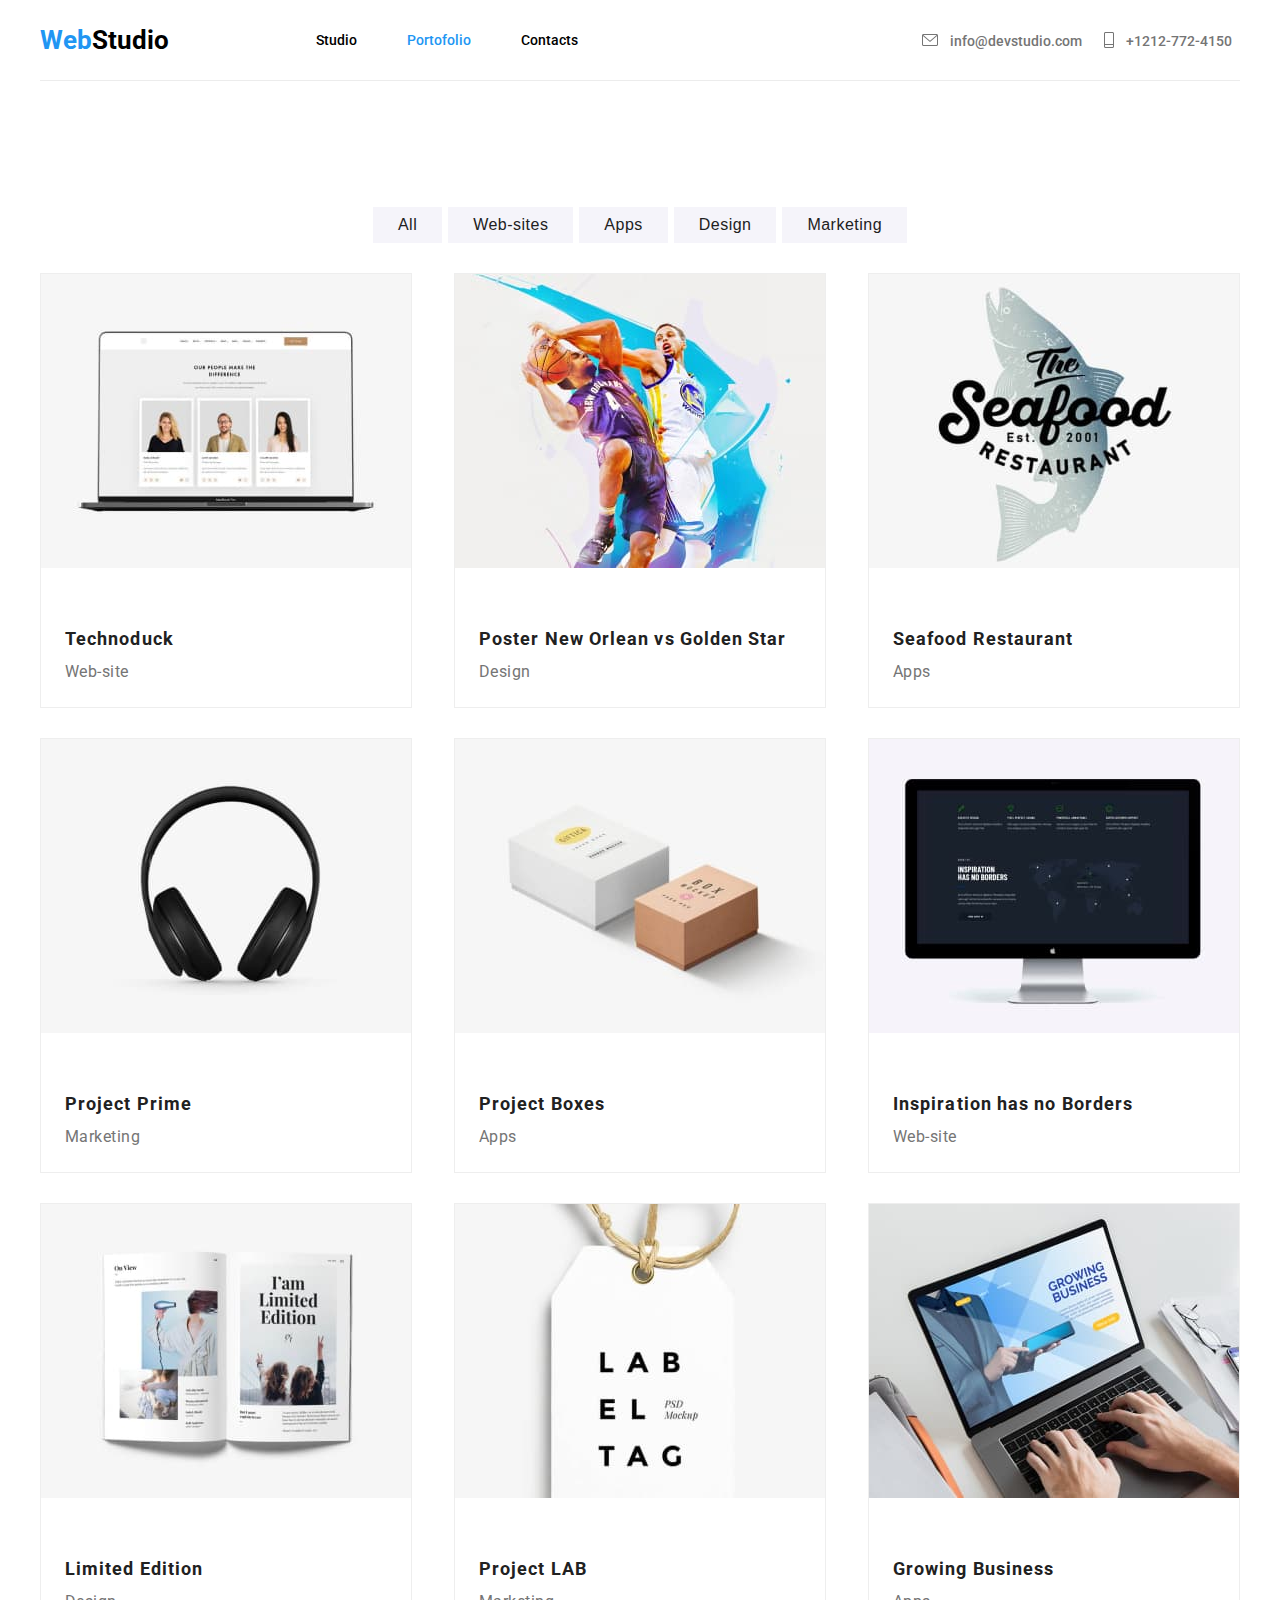
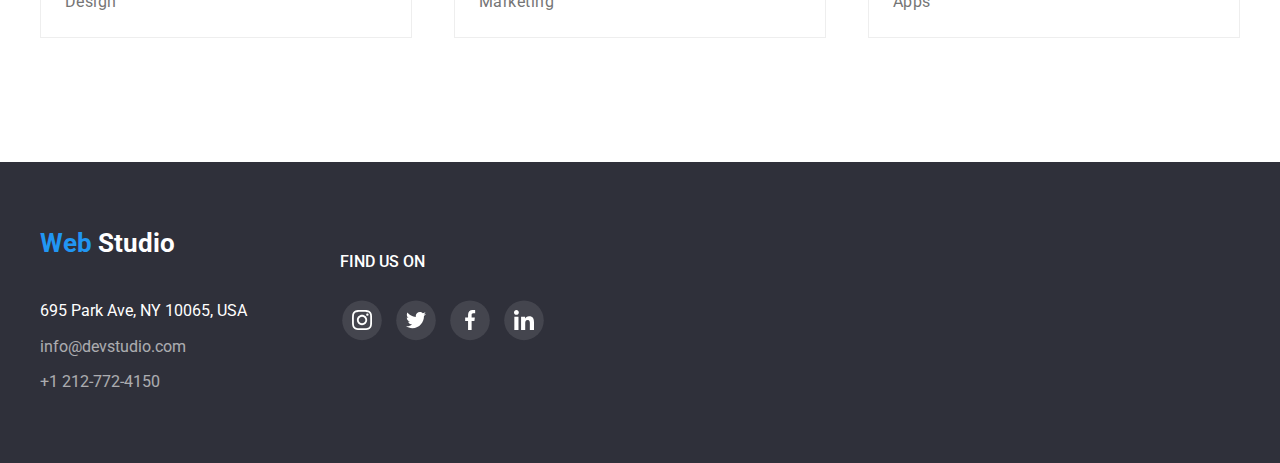
<file: portofolio.html>
<!DOCTYPE html>
<html lang="en">

<head>
  <meta charset="UTF-8">
  <meta name="viewport" content="width=device-width, initial-scale=1.0">
  <title>Portofolio</title>
  <link rel="preconnect" href="https://fonts.googleapis.com">
  <link rel="preconnect" href="https://fonts.gstatic.com" crossorigin>
  <link href="https://fonts.googleapis.com/css2?family=Raleway:wght@700&family=Roboto:wght@400;500;700&display=swap"
    rel="stylesheet">

  <link rel="stylesheet" href="css/styles.css" />
</head>

<body class="Portofolio-page">
  <header>
    <!--Navigation bar-->
    <div class="header-container container" id="header-container container">
      <div>
        <span class="top-logo">
          <a href="/index.html"><span class="text-blue">Web</span><span class="text-black">Studio</span></a>
        </span>
        <div class="top-nav">
          <nav class="nav-container" id="nav-container">
            <ul>
              <li><a href="./index.html" class="nav-link">Studio</a></li>
              <li><a href="./portofolio.html" class="nav-link current">Portofolio</a></li>
              <li><a href="./contacts.html" class="nav-link">Contacts</a></li>
            </ul>
          </nav>
        </div>
      </div>
      <ul class="contact-header">
        <li>
          <svg width="16" height="13" viewBox="0 0 16 13" fill="none" xmlns="http://www.w3.org/2000/svg">
            <path
              d="M14.5 0.988403H1.50001C0.672854 0.988403 0 1.66103 0 2.4879V11.4848C0 12.3117 0.672854 12.9843 1.50001 12.9843H14.5C15.3271 12.9843 16 12.3117 16 11.4848V2.4879C16 1.66103 15.3271 0.988403 14.5 0.988403ZM14.5 1.98806C14.5679 1.98806 14.6325 2.00215 14.6916 2.02675L8 7.82445L1.30833 2.02675C1.36742 2.00218 1.43204 1.98806 1.49998 1.98806H14.5ZM14.5 11.9846H1.50001C1.22414 11.9846 0.999996 11.7606 0.999996 11.4848V3.0829L7.67236 8.86363C7.76661 8.94513 7.8833 8.98566 8 8.98566C8.1167 8.98566 8.23339 8.94516 8.32764 8.86363L15 3.0829V11.4848C15 11.7606 14.7759 11.9846 14.5 11.9846Z"
              fill="#757575" />
          </svg>
          <a href="https://www.info@devstudio.com/" target="_blank" class="Mail">info@devstudio.com</a>
        </li>
        <li>
          <svg width="10" height="16" viewBox="0 0 10 16" fill="none" xmlns="http://www.w3.org/2000/svg">
            <path
              d="M8.5 0H1.5C0.672848 0 0 0.672848 0 1.5V14.5C0 15.3272 0.672848 16 1.5 16H8.5C9.32715 16 10 15.3272 10 14.5V1.5C10 0.672848 9.32715 0 8.5 0ZM1.5 1H8.5C8.77588 1 9 1.22412 9 1.5V12H1V1.5C1 1.22412 1.22412 1 1.5 1ZM8.5 15H1.5C1.22412 15 1 14.7759 1 14.5V13H9V14.5C9 14.7759 8.77588 15 8.5 15Z"
              fill="#757575" />
          </svg>
          <a href="tel:+1212-772-4150">+1212-772-4150</a>
        </li>
      </ul>
    </div>
  </header>
  <br>
  <br>
  <main class="container">
    <section class="products-container">
      <div class="filters">
          <button class="button">All</button>
          <button class="button">Web-sites</button>
          <button class="button">Apps</button>
          <button class="button">Design</button>
          <button class="button">Marketing</button>
      </div>
      
        <ul class="products-list">
          <li>
            <img src="./Images/Laptop.jpg" alt="Technoduck" />
            <div>
              <h3>Technoduck</h3>
              <p>Web-site</p>
            </div>
          </li>
          <li>
            <img src="./Images/Baschetball.jpg" alt="Poster New Orlean vs Golden Star" />
           <div>
            <h3>Poster New Orlean vs Golden Star</h3>
            <p>Design</p>
           </div>
          </li>
          <li>
            <img src="./Images/Fisch.jpg" alt="Seafood Restaurant " />
           <div>
            <h3>Seafood Restaurant</h3>
            <p>Apps</p>
           </div>
          </li>
          <li>
            <img src="./Images/Headphones.jpg" alt="Project Prime" />
           <div>
            <h3>Project Prime</h3>
            <p>Marketing</p>
           </div>
          </li>
          <li>
            <img src="./Images/Box.jpg" alt="Project Boxes" />
           <div>
            <h3>Project Boxes</h3>
            <p>Apps</p>
           </div>
          </li>
          <li>
            <img src="./Images/I-Mac.jpg" alt="Inspiration has no Borders" />
           <div>
            <h3>Inspiration has no Borders</h3>
            <p>Web-site</p>
           </div>
          </li>
          <li>
            <img src="./Images/Book.jpg" alt="Limited Edition" />
           <div>
            <h3>Limited Edition</h3>
            <p>Design</p>
           </div>
          </li>
          <li>
            <img src="./Images/Tag.jpg" alt="Project LAB" />
           <div>
            <h3>Project LAB</h3>
            <p>Marketing</p>
           </div>
          </li>
          <li>
            <img src="./Images/Write.jpg" alt="Growing Business" />
           <div>
            <h3>Growing Business</h3>
            <p>Apps</p>
           </div>
          </li>
        </ul>
    </section>
  </main>
  <!-- Contact Adress -->
  <footer>
    <div class="footer-parent-container container">
      <div class="footer-child-container">
        <div class="logo-container">
          <p>
            <span class="footer-logo-text"><span class="text-blue">Web</span>
              <span class="text-white">Studio</span></span>
          </p>
        </div>
        <div class="footer-adress">
          <address>
            <p>695 Park Ave, NY 10065, USA</p>
          </address>
        </div>
    
        <p><a href="mailto:info@devstudio.com">info@devstudio.com</a></p>
        <p><a href="tel:+1 212-772-4150">+1 212-772-4150</a></p>
      </div>
      <div class="footer-child-container">
        <div class="social">
          <h3>FIND US ON</h3>
        </div>
        <ul class="social-icons">
          <li class="icon">
            <svg width="20" height="20" viewBox="0 0 20 20" fill="none" xmlns="http://www.w3.org/2000/svg">
              <g clip-path="url(#clip0_81207_563)">
                <path
                  d="M19.9804 5.88005C19.9336 4.81738 19.7617 4.0868 19.5156 3.45374C19.2616 2.78176 18.8709 2.18014 18.359 1.68002C17.8589 1.1721 17.2533 0.777435 16.5891 0.527447C15.9524 0.281274 15.2256 0.109427 14.163 0.0625732C13.0924 0.0117516 12.7525 0 10.0371 0C7.32173 0 6.98185 0.0117516 5.91521 0.0586052C4.85253 0.105459 4.12195 0.277459 3.48904 0.523479C2.81692 0.777435 2.2153 1.16814 1.71517 1.68002C1.20726 2.18014 0.812743 2.78573 0.562603 3.44992C0.31643 4.0868 0.144583 4.81341 0.0977294 5.87609C0.0469078 6.9467 0.0351562 7.28658 0.0351562 10.002C0.0351562 12.7173 0.0469078 13.0572 0.0937614 14.1239C0.140615 15.1865 0.312615 15.9171 0.558787 16.5502C0.812743 17.2221 1.20726 17.8238 1.71517 18.3239C2.2153 18.8318 2.82088 19.2265 3.48508 19.4765C4.12195 19.7226 4.84856 19.8945 5.91139 19.9413C6.97788 19.9883 7.31791 19.9999 10.0333 19.9999C12.7487 19.9999 13.0885 19.9883 14.1552 19.9413C15.2179 19.8945 15.9484 19.7226 16.5813 19.4765C17.9254 18.9568 18.9881 17.8941 19.5078 16.5502C19.7538 15.9133 19.9258 15.1865 19.9727 14.1239C20.0195 13.0572 20.0313 12.7173 20.0313 10.002C20.0313 7.28658 20.0273 6.9467 19.9804 5.88005ZM18.1794 14.0457C18.1364 15.0225 17.9723 15.5499 17.8356 15.9015C17.4995 16.7728 16.808 17.4643 15.9367 17.8004C15.5851 17.9372 15.0538 18.1012 14.0809 18.1441C13.026 18.1911 12.7096 18.2027 10.0411 18.2027C7.37255 18.2027 7.05221 18.1911 6.00113 18.1441C5.02438 18.1012 4.49693 17.9372 4.1453 17.8004C3.71171 17.6402 3.31704 17.3862 2.9967 17.0541C2.6646 16.7298 2.41065 16.3391 2.2504 15.9055C2.11365 15.5539 1.94959 15.0225 1.90671 14.0497C1.8597 12.9948 1.8481 12.6783 1.8481 10.0097C1.8481 7.34122 1.8597 7.02087 1.90671 5.96995C1.94959 4.99319 2.11365 4.46575 2.2504 4.11412C2.41065 3.68038 2.6646 3.28586 3.00067 2.96536C3.32483 2.63327 3.71553 2.37931 4.14927 2.21921C4.5009 2.08247 5.03231 1.9184 6.0051 1.87537C7.05999 1.82851 7.37652 1.81676 10.0449 1.81676C12.7174 1.81676 13.0337 1.82851 14.0848 1.87537C15.0616 1.9184 15.589 2.08247 15.9407 2.21921C16.3742 2.37931 16.7689 2.63327 17.0893 2.96536C17.4213 3.28967 17.6753 3.68038 17.8356 4.11412C17.9723 4.46575 18.1364 4.99701 18.1794 5.96995C18.2263 7.02484 18.238 7.34122 18.238 10.0097C18.238 12.6783 18.2263 12.9908 18.1794 14.0457Z"
                  fill="white" />
                <path
                  d="M10.0371 4.86414C7.20074 4.86414 4.89941 7.16531 4.89941 10.0019C4.89941 12.8384 7.20074 15.1396 10.0371 15.1396C12.8737 15.1396 15.1749 12.8384 15.1749 10.0019C15.1749 7.16531 12.8737 4.86414 10.0371 4.86414ZM10.0371 13.3346C8.19702 13.3346 6.70442 11.8421 6.70442 10.0019C6.70442 8.16159 8.19702 6.66914 10.0371 6.66914C11.8774 6.66914 13.3698 8.16159 13.3698 10.0019C13.3698 11.8421 11.8774 13.3346 10.0371 13.3346Z"
                  fill="white" />
                <path
                  d="M16.5775 4.6611C16.5775 5.32346 16.0404 5.86052 15.3779 5.86052C14.7155 5.86052 14.1785 5.32346 14.1785 4.6611C14.1785 3.99858 14.7155 3.46167 15.3779 3.46167C16.0404 3.46167 16.5775 3.99858 16.5775 4.6611Z"
                  fill="white" />
              </g>
              <defs>
                <clipPath id="clip0_81207_563">
                  <rect width="20" height="20" fill="white" />
                </clipPath>
              </defs>
            </svg>
          </li>
          <li class="icon">
            <svg width="20" height="18" viewBox="0 0 20 18" fill="none" xmlns="http://www.w3.org/2000/svg">
              <path
                d="M20 2.79875C19.2563 3.125 18.4637 3.34125 17.6375 3.44625C18.4875 2.93875 19.1363 2.14125 19.4412 1.18C18.6488 1.6525 17.7738 1.98625 16.8412 2.1725C16.0887 1.37125 15.0162 0.875 13.8462 0.875C11.5763 0.875 9.74875 2.7175 9.74875 4.97625C9.74875 5.30125 9.77625 5.61375 9.84375 5.91125C6.435 5.745 3.41875 4.11125 1.3925 1.6225C1.03875 2.23625 0.83125 2.93875 0.83125 3.695C0.83125 5.115 1.5625 6.37375 2.6525 7.1025C1.99375 7.09 1.3475 6.89875 0.8 6.5975C0.8 6.61 0.8 6.62625 0.8 6.6425C0.8 8.635 2.22125 10.29 4.085 10.6712C3.75125 10.7625 3.3875 10.8062 3.01 10.8062C2.7475 10.8062 2.4825 10.7913 2.23375 10.7362C2.765 12.36 4.2725 13.5538 6.065 13.5925C4.67 14.6838 2.89875 15.3412 0.98125 15.3412C0.645 15.3412 0.3225 15.3263 0 15.285C1.81625 16.4563 3.96875 17.125 6.29 17.125C13.835 17.125 17.96 10.875 17.96 5.4575C17.96 5.27625 17.9538 5.10125 17.945 4.9275C18.7588 4.35 19.4425 3.62875 20 2.79875Z"
                fill="white" />
            </svg>
          </li>
          <li class="icon">
            <svg width="20" height="20" viewBox="0 0 20 20" fill="none" xmlns="http://www.w3.org/2000/svg">
              <g clip-path="url(#clip0_81207_553)">
                <path
                  d="M13.3309 3.32083H15.1567V0.140833C14.8417 0.0975 13.7584 0 12.4967 0C9.86422 0 8.06088 1.65583 8.06088 4.69917V7.5H5.15588V11.055H8.06088V20H11.6226V11.0558H14.4101L14.8526 7.50083H11.6217V5.05167C11.6226 4.02417 11.8992 3.32083 13.3309 3.32083Z"
                  fill="white" />
              </g>
              <defs>
                <clipPath id="clip0_81207_553">
                  <rect width="20" height="20" fill="white" />
                </clipPath>
              </defs>
            </svg>
      
          </li>
          <li class="icon">
            <svg width="20" height="20" viewBox="0 0 20 20" fill="none" xmlns="http://www.w3.org/2000/svg">
              <g clip-path="url(#clip0_81207_547)">
                <path
                  d="M19.9951 20.0001V19.9993H20.0001V12.6643C20.0001 9.07593 19.2276 6.31177 15.0326 6.31177C13.0159 6.31177 11.6626 7.41843 11.1101 8.4676H11.0517V6.64677H7.07422V19.9993H11.2159V13.3876C11.2159 11.6468 11.5459 9.96343 13.7017 9.96343C15.8259 9.96343 15.8576 11.9501 15.8576 13.4993V20.0001H19.9951Z"
                  fill="white" />
                <path d="M0.329956 6.64746H4.47662V20H0.329956V6.64746Z" fill="white" />
                <path
                  d="M2.40167 0C1.07583 0 0 1.07583 0 2.40167C0 3.7275 1.07583 4.82583 2.40167 4.82583C3.7275 4.82583 4.80333 3.7275 4.80333 2.40167C4.8025 1.07583 3.72667 0 2.40167 0V0Z"
                  fill="white" />
              </g>
              <defs>
                <clipPath id="clip0_81207_547">
                  <rect width="20" height="20" fill="white" />
                </clipPath>
              </defs>
            </svg>
          </li>
        </ul>
      </div>
    </div>
  </footer>
</body>
</html>
</file>
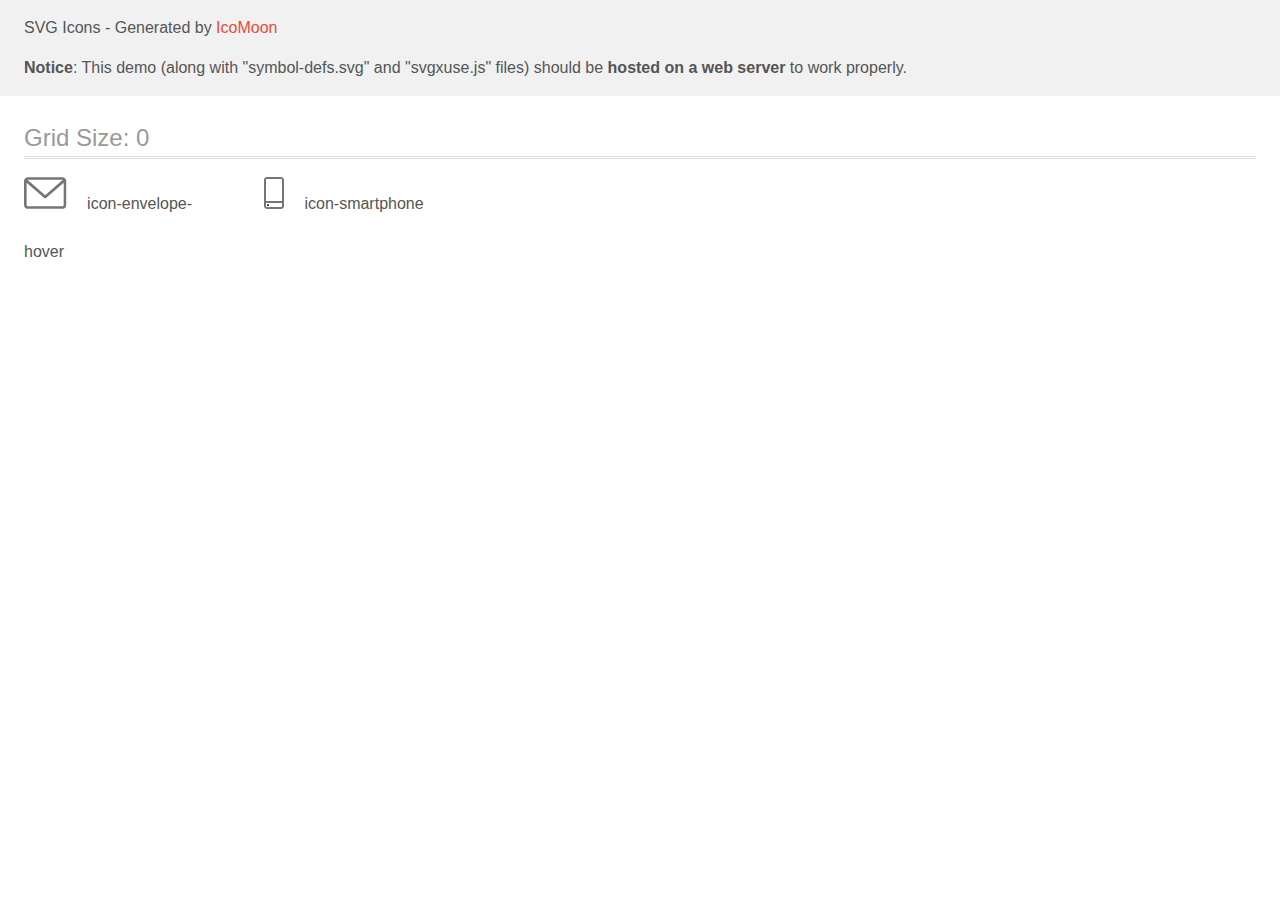
<file: Images svg/demo-external-svg.html>
<!doctype html>
<html>
<head>
    <title>IcoMoon - SVG Icons</title>
    <meta charset="utf-8">
    <meta name="viewport" content="width=device-width, initial-scale=1">
    <link rel="stylesheet" href="demo-files/demo.css">
    <link rel="stylesheet" href="style.css">
</head>
<body>
<header class="bgc1 clearfix">
<div class="mhl">
    <p>SVG Icons - Generated by <a href="https://icomoon.io/app">IcoMoon</a></p><p><strong>Notice</strong>: This demo (along with "symbol-defs.svg" and "svgxuse.js" files) should be <b>hosted on a web server</b> to work properly.</p>
</div>
</header>
    <div class="clearfix mhl ptl">
        <h1 class="mvm mtn fgc1">Grid Size: 0</h1>
        <div class="glyph fs1">
            <div class="clearfix pbs">
                <svg class="icon icon-envelope-hover"><use xlink:href="symbol-defs.svg#icon-envelope-hover"></use></svg><span class="name"> icon-envelope-hover</span>
            </div>
        </div>
        <div class="glyph fs1">
            <div class="clearfix pbs">
                <svg class="icon icon-smartphone"><use xlink:href="symbol-defs.svg#icon-smartphone"></use></svg><span class="name"> icon-smartphone</span>
            </div>
        </div>
  </div>
<script defer src="svgxuse.js"></script>
</body>
</html>
</file>
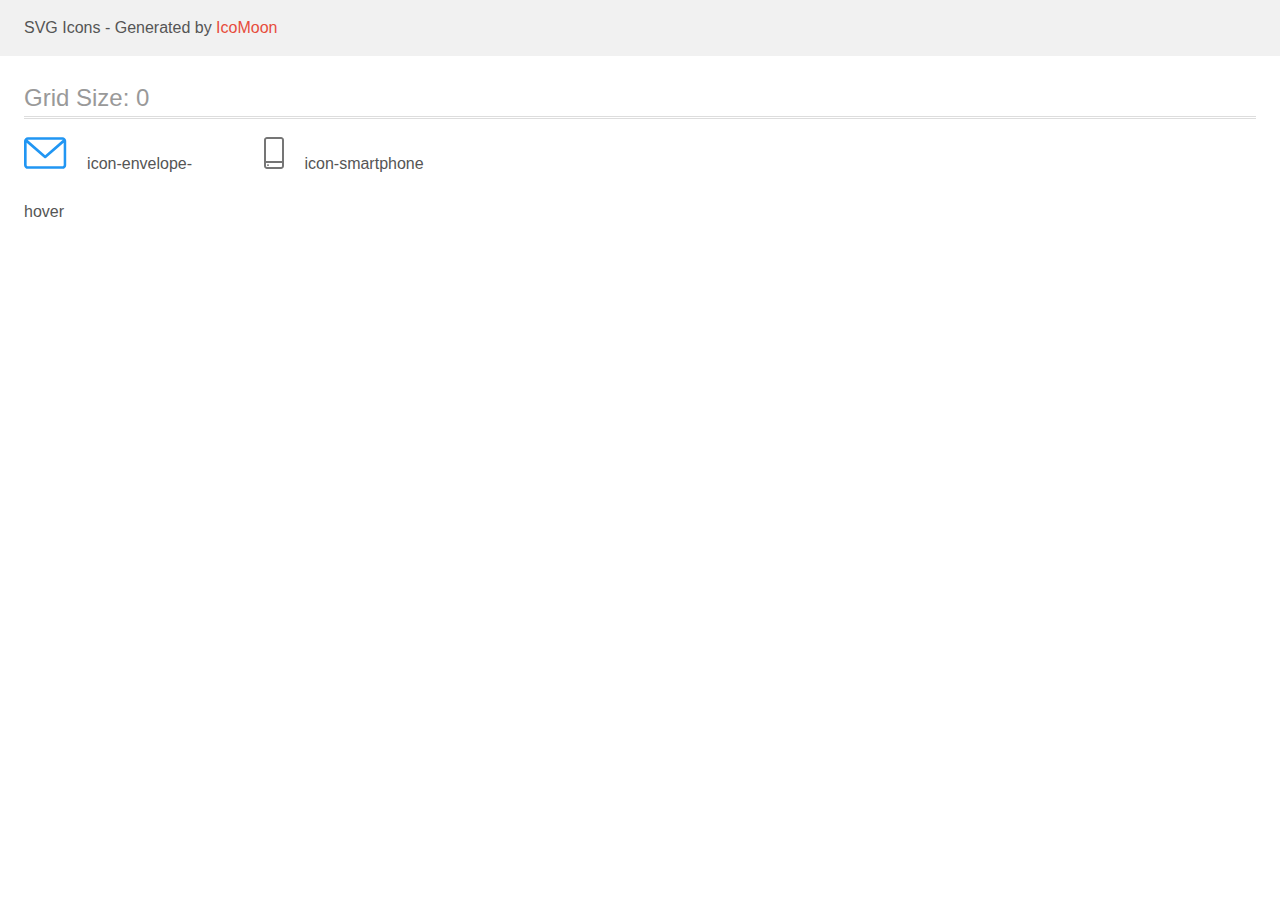
<file: Images svg/demo.html>
<!doctype html>
<html>
<head>
    <title>IcoMoon - SVG Icons</title>
    <meta charset="utf-8">
    <meta name="viewport" content="width=device-width, initial-scale=1">
    <link rel="stylesheet" href="demo-files/demo.css">
    <link rel="stylesheet" href="style.css">
</head>
<body>
<svg aria-hidden="true" style="position: absolute; width: 0; height: 0; overflow: hidden;" version="1.1" xmlns="http://www.w3.org/2000/svg" xmlns:xlink="http://www.w3.org/1999/xlink">
<defs>
<symbol id="icon-envelope-hover" viewBox="0 0 43 32">
<path fill="#2196f3" style="fill: var(--color1, #2196f3)" d="M38.667 0h-34.667c-2.206 0-4 1.794-4 3.999v23.992c0 2.205 1.794 3.999 4 3.999h34.667c2.206 0 4-1.794 4-3.999v-23.992c0-2.205-1.794-3.999-4-3.999zM38.667 2.666c0.181 0 0.353 0.038 0.511 0.103l-17.844 15.46-17.844-15.46c0.158-0.066 0.33-0.103 0.511-0.103h34.667zM38.667 29.323h-34.667c-0.736 0-1.333-0.597-1.333-1.333v-22.405l17.793 15.415c0.251 0.217 0.563 0.325 0.874 0.325s0.622-0.108 0.874-0.325l17.793-15.415v22.405c0 0.735-0.598 1.333-1.333 1.333z"></path>
</symbol>
<symbol id="icon-smartphone" viewBox="0 0 20 32">
<path fill="#757575" style="fill: var(--color2, #757575)" d="M17 0h-14c-1.654 0-3 1.346-3 3v26c0 1.654 1.346 3 3 3h14c1.654 0 3-1.346 3-3v-26c0-1.654-1.346-3-3-3zM3 2h14c0.552 0 1 0.448 1 1v21h-16v-21c0-0.552 0.448-1 1-1zM17 30h-14c-0.552 0-1-0.448-1-1v-3h16v3c0 0.552-0.448 1-1 1z"></path>
<path fill="#757575" style="fill: var(--color2, #757575)" d="M4.707 27.478c0.391 0.365 0.391 0.956 0 1.32s-1.024 0.364-1.414 0c-0.391-0.365-0.391-0.956 0-1.32s1.024-0.365 1.414 0z"></path>
</symbol>
</defs>
</svg>

<header class="bgc1 clearfix">
<div class="mhl">
    <p>SVG Icons - Generated by <a href="https://icomoon.io/app">IcoMoon</a></p>
</div>
</header>
    <div class="clearfix mhl ptl">
        <h1 class="mvm mtn fgc1">Grid Size: 0</h1>
        <div class="glyph fs1">
            <div class="clearfix pbs">
                <svg class="icon icon-envelope-hover"><use xlink:href="#icon-envelope-hover"></use></svg><span class="name"> icon-envelope-hover</span>
            </div>
        </div>
        <div class="glyph fs1">
            <div class="clearfix pbs">
                <svg class="icon icon-smartphone"><use xlink:href="#icon-smartphone"></use></svg><span class="name"> icon-smartphone</span>
            </div>
        </div>
  </div>
<script defer src="svgxuse.js"></script>
</body>
</html>
</file>
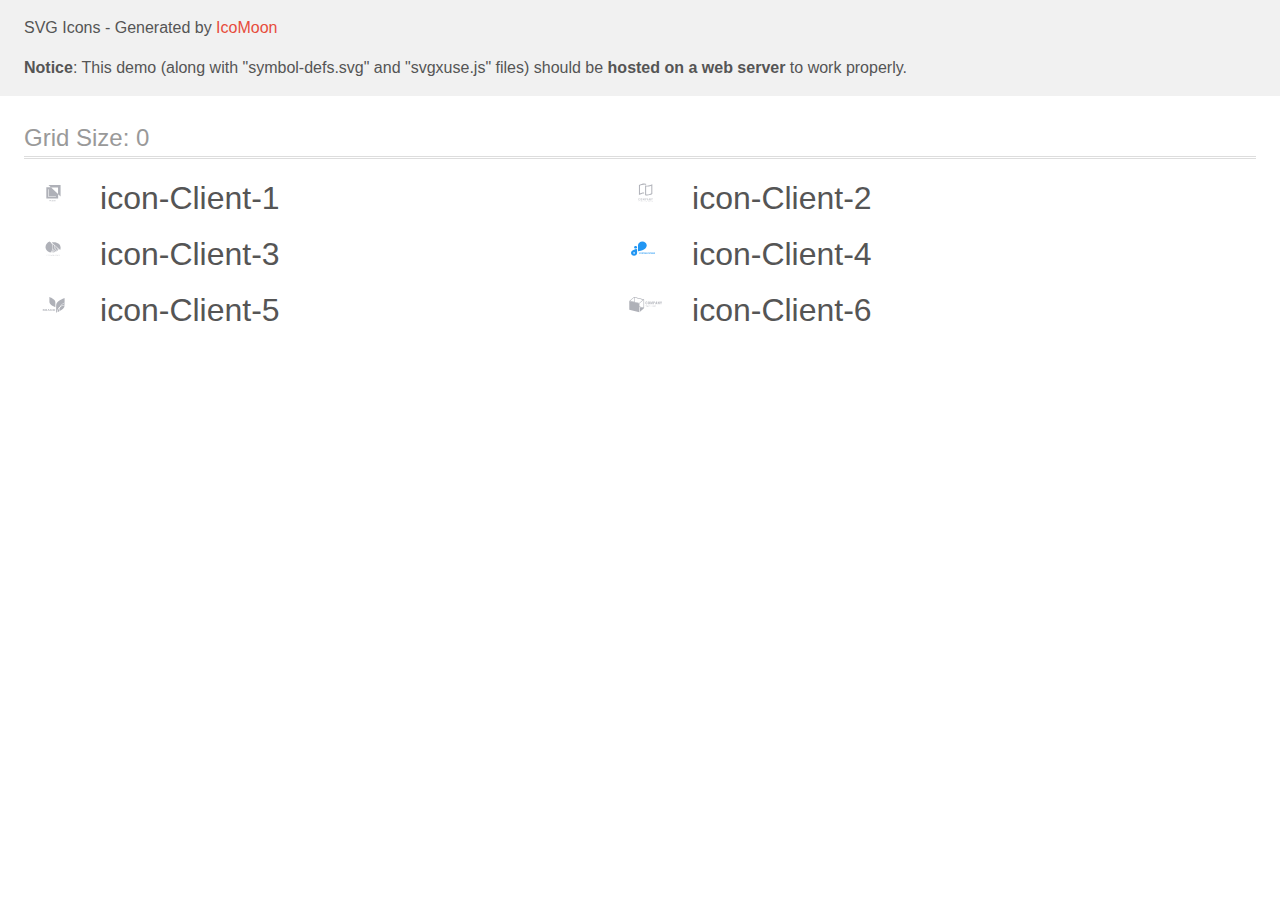
<file: Images/demo-external-svg.html>
<!doctype html>
<html>
<head>
    <title>IcoMoon - SVG Icons</title>
    <meta charset="utf-8">
    <meta name="viewport" content="width=device-width, initial-scale=1">
    <link rel="stylesheet" href="demo-files/demo.css">
    <link rel="stylesheet" href="style.css">
</head>
<body>
<header class="bgc1 clearfix">
<div class="mhl">
    <p>SVG Icons - Generated by <a href="https://icomoon.io/app">IcoMoon</a></p><p><strong>Notice</strong>: This demo (along with "symbol-defs.svg" and "svgxuse.js" files) should be <b>hosted on a web server</b> to work properly.</p>
</div>
</header>
    <div class="clearfix mhl ptl">
        <h1 class="mvm mtn fgc1">Grid Size: 0</h1>
        <div class="glyph fs1">
            <div class="clearfix pbs">
                <svg class="icon icon-Client-1"><use xlink:href="symbol-defs.svg#icon-Client-1"></use></svg><span class="name"> icon-Client-1</span>
            </div>
        </div>
        <div class="glyph fs1">
            <div class="clearfix pbs">
                <svg class="icon icon-Client-2"><use xlink:href="symbol-defs.svg#icon-Client-2"></use></svg><span class="name"> icon-Client-2</span>
            </div>
        </div>
        <div class="glyph fs1">
            <div class="clearfix pbs">
                <svg class="icon icon-Client-3"><use xlink:href="symbol-defs.svg#icon-Client-3"></use></svg><span class="name"> icon-Client-3</span>
            </div>
        </div>
        <div class="glyph fs1">
            <div class="clearfix pbs">
                <svg class="icon icon-Client-4"><use xlink:href="symbol-defs.svg#icon-Client-4"></use></svg><span class="name"> icon-Client-4</span>
            </div>
        </div>
        <div class="glyph fs1">
            <div class="clearfix pbs">
                <svg class="icon icon-Client-5"><use xlink:href="symbol-defs.svg#icon-Client-5"></use></svg><span class="name"> icon-Client-5</span>
            </div>
        </div>
        <div class="glyph fs1">
            <div class="clearfix pbs">
                <svg class="icon icon-Client-6"><use xlink:href="symbol-defs.svg#icon-Client-6"></use></svg><span class="name"> icon-Client-6</span>
            </div>
        </div>
  </div>
<script defer src="svgxuse.js"></script>
</body>
</html>
</file>
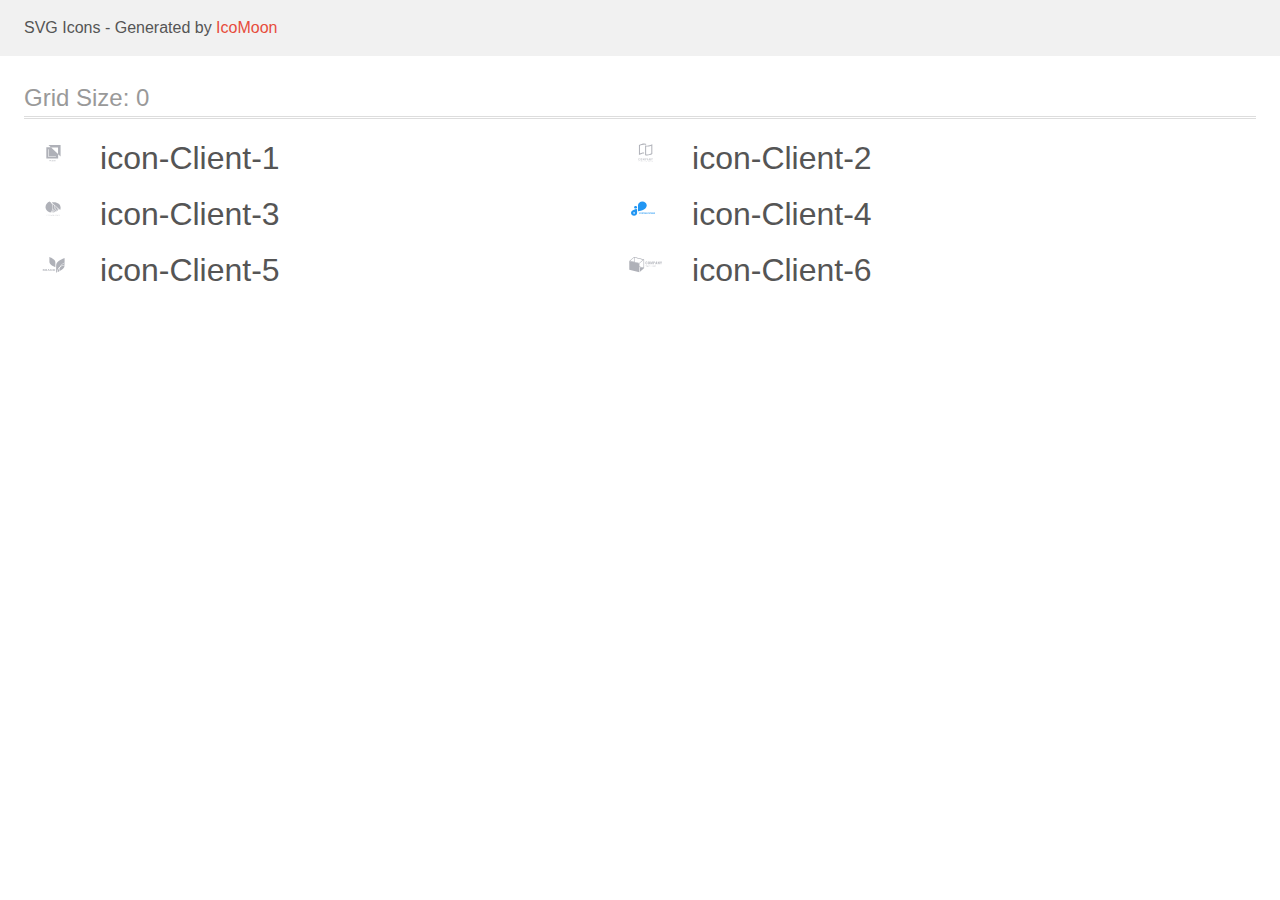
<file: Images/demo.html>
<!doctype html>
<html>
<head>
    <title>IcoMoon - SVG Icons</title>
    <meta charset="utf-8">
    <meta name="viewport" content="width=device-width, initial-scale=1">
    <link rel="stylesheet" href="demo-files/demo.css">
    <link rel="stylesheet" href="style.css">
</head>
<body>
<svg aria-hidden="true" style="position: absolute; width: 0; height: 0; overflow: hidden;" version="1.1" xmlns="http://www.w3.org/2000/svg" xmlns:xlink="http://www.w3.org/1999/xlink">
<defs>
<symbol id="icon-Client-1" viewBox="0 0 59 32">
<path fill="#afb1b8" style="fill: var(--color1, #afb1b8)" d="M24.348 8l2.438 2.308-4.524-0.003v11.196h11.826v-4.281l2.435 2.305v-11.525h-12.174zM33.98 16.949l-6.911-6.543h6.911v6.543zM31.834 19.863h-7.702v-7.53h0.544v7.020h7.157v0.51zM25.951 22.991l-0.285 0.586-0.285-0.586h-0.239l0.415 0.781v0.455h0.216v-0.455l0.414-0.781h-0.238zM26.308 24.227l0.1-0.288h0.479l0.101 0.288h0.224l-0.468-1.236h-0.193l-0.467 1.236h0.223zM26.648 23.253l0.179 0.513h-0.358l0.179-0.513zM27.781 23.737c-0.031 0.048-0.047 0.1-0.047 0.157 0 0.104 0.037 0.189 0.11 0.254s0.172 0.097 0.294 0.097 0.228-0.033 0.316-0.099l0.070 0.082h0.239l-0.182-0.215c0.071-0.097 0.107-0.222 0.107-0.374h-0.179c0 0.083-0.017 0.159-0.052 0.227l-0.239-0.282 0.084-0.061c0.059-0.043 0.102-0.086 0.128-0.129s0.039-0.091 0.039-0.143c0-0.078-0.029-0.143-0.087-0.196s-0.131-0.080-0.221-0.080c-0.1 0-0.179 0.028-0.238 0.085s-0.088 0.133-0.088 0.229c0 0.040 0.009 0.081 0.028 0.123s0.053 0.094 0.101 0.155c-0.092 0.066-0.153 0.123-0.184 0.171zM28.339 24.010c-0.061 0.046-0.126 0.070-0.195 0.070-0.062 0-0.111-0.018-0.148-0.053s-0.055-0.082-0.055-0.139c0-0.066 0.034-0.125 0.102-0.177l0.026-0.019 0.27 0.318zM28.117 23.462c-0.058-0.072-0.087-0.132-0.087-0.179 0-0.041 0.012-0.076 0.036-0.103s0.056-0.041 0.096-0.041c0.037 0 0.068 0.012 0.093 0.035s0.037 0.050 0.037 0.082c0 0.049-0.018 0.089-0.053 0.12l-0.026 0.021-0.094 0.065zM30.13 24.134c0.085-0.074 0.134-0.177 0.146-0.309h-0.214c-0.011 0.088-0.038 0.151-0.081 0.189s-0.106 0.057-0.19 0.057c-0.092 0-0.162-0.035-0.211-0.105s-0.071-0.172-0.071-0.306v-0.11c0.001-0.132 0.027-0.232 0.076-0.3s0.122-0.103 0.216-0.103c0.080 0 0.141 0.020 0.183 0.059s0.068 0.103 0.078 0.192h0.214c-0.014-0.135-0.062-0.24-0.145-0.314s-0.193-0.111-0.329-0.111c-0.101 0-0.191 0.024-0.268 0.072s-0.136 0.117-0.177 0.206c-0.041 0.089-0.062 0.192-0.062 0.308v0.115c0.002 0.114 0.023 0.214 0.064 0.3s0.099 0.153 0.173 0.2c0.075 0.046 0.162 0.070 0.261 0.070 0.141 0 0.254-0.037 0.339-0.11zM31.392 23.961c0.042-0.092 0.063-0.198 0.063-0.319v-0.069c-0.001-0.121-0.022-0.226-0.065-0.317s-0.103-0.161-0.181-0.209c-0.078-0.049-0.167-0.073-0.267-0.073s-0.19 0.025-0.268 0.074c-0.078 0.049-0.138 0.119-0.181 0.211s-0.064 0.199-0.064 0.319v0.070c0.001 0.118 0.022 0.223 0.065 0.313s0.104 0.161 0.182 0.21c0.079 0.049 0.168 0.073 0.268 0.073 0.101 0 0.191-0.024 0.268-0.073s0.138-0.119 0.18-0.211zM31.162 23.262c0.052 0.073 0.078 0.178 0.078 0.315v0.065c0 0.139-0.026 0.245-0.077 0.318s-0.124 0.109-0.219 0.109c-0.094 0-0.168-0.037-0.221-0.111s-0.079-0.179-0.079-0.315v-0.071c0.001-0.133 0.028-0.236 0.080-0.308s0.125-0.11 0.218-0.11c0.095 0 0.168 0.037 0.22 0.11z"></path>
</symbol>
<symbol id="icon-Client-2" viewBox="0 0 59 32">
<path fill="#afb1b8" style="fill: var(--color1, #afb1b8)" d="M28.561 7.629h-0.047c-0.073-0.004-0.146-0.006-0.219-0.008v0h-0.158c-0.138 0-0.279 0.004-0.419 0.011-0.011-0.001-0.021-0.001-0.032 0-1.268 0.072-2.51 0.389-3.658 0.933l-0.15 0.073v7.701l0.352-0.119c0.309-0.106 0.638-0.202 0.978-0.29 0.921-0.236 1.866-0.362 2.816-0.374v1.012c-0.126 0.001-0.248 0.004-0.37 0.011h-0.029c-0.731 0.040-1.457 0.151-2.166 0.333-0.899 0.225-1.766 0.563-2.581 1.006v-9.877c0.846-0.494 1.758-0.864 2.707-1.101 0.834-0.215 1.691-0.326 2.552-0.329h0.149c0.178 0.004 0.351 0.012 0.514 0.025 0.429 0.030 0.854 0.098 1.271 0.203v0.996c-0.405-0.094-0.817-0.156-1.232-0.186-0.008-0.001-0.017-0.001-0.025-0.002-0.086-0.007-0.172-0.015-0.252-0.015zM30.314 8.647c0.221 0.017 0.45 0.025 0.681 0.025 0.905-0.003 1.806-0.119 2.683-0.344 0.898-0.226 1.765-0.564 2.58-1.007v9.701c-0.847 0.493-1.758 0.864-2.708 1.101-0.834 0.214-1.691 0.325-2.552 0.328-0.652 0.005-1.302-0.071-1.936-0.228v-9.764c0.15 0.034 0.304 0.066 0.46 0.093 0.257 0.043 0.528 0.075 0.792 0.095zM35.251 8.723l-0.352 0.119c-0.324 0.109-0.65 0.206-0.978 0.293-0.956 0.246-1.938 0.371-2.924 0.375-0.23 0-0.441-0.006-0.645-0.019l-0.281-0.019v7.922l0.241 0.021c0.224 0.019 0.454 0.029 0.686 0.029 0.777-0.003 1.55-0.103 2.303-0.298 0.62-0.155 1.222-0.372 1.799-0.647l0.151-0.073v-7.704z"></path>
<path fill="#afb1b8" style="fill: var(--color1, #afb1b8)" d="M23.561 21.291c-0.051-0.052-0.112-0.094-0.179-0.121s-0.14-0.040-0.213-0.037c-0.077-0.001-0.154 0.013-0.226 0.042-0.066 0.026-0.126 0.066-0.176 0.116s-0.088 0.111-0.113 0.177c-0.028 0.069-0.041 0.144-0.041 0.218v1.32c-0.003 0.093 0.015 0.186 0.052 0.271 0.031 0.068 0.076 0.128 0.132 0.177 0.053 0.044 0.115 0.076 0.181 0.094 0.064 0.018 0.13 0.027 0.197 0.027 0.073 0.001 0.146-0.015 0.213-0.046 0.066-0.029 0.126-0.070 0.176-0.122 0.049-0.051 0.088-0.111 0.115-0.177 0.028-0.067 0.043-0.138 0.042-0.21v-0.148h-0.345v0.118c0.001 0.040-0.006 0.080-0.020 0.118-0.011 0.028-0.028 0.053-0.050 0.074-0.021 0.017-0.046 0.030-0.072 0.038-0.023 0.008-0.048 0.012-0.072 0.012-0.031 0.004-0.062-0.001-0.090-0.014s-0.053-0.032-0.071-0.057c-0.033-0.053-0.048-0.115-0.046-0.177v-1.23c-0.002-0.068 0.012-0.136 0.042-0.197 0.018-0.028 0.043-0.050 0.073-0.064s0.063-0.019 0.096-0.015c0.030-0.001 0.059 0.005 0.086 0.018s0.050 0.032 0.068 0.056c0.039 0.051 0.059 0.113 0.057 0.177v0.114h0.341v-0.134c0.001-0.079-0.014-0.157-0.042-0.231-0.025-0.069-0.065-0.132-0.115-0.186z"></path>
<path fill="#afb1b8" style="fill: var(--color1, #afb1b8)" d="M25.61 21.276c-0.11-0.093-0.249-0.144-0.392-0.145-0.070 0-0.14 0.013-0.206 0.037-0.067 0.024-0.129 0.061-0.182 0.108-0.057 0.051-0.103 0.114-0.134 0.185-0.035 0.081-0.052 0.168-0.050 0.256v1.266c-0.002 0.089 0.015 0.177 0.050 0.259 0.031 0.068 0.077 0.128 0.134 0.177 0.053 0.049 0.115 0.087 0.182 0.111 0.066 0.024 0.136 0.037 0.206 0.037s0.14-0.013 0.206-0.037c0.069-0.025 0.132-0.063 0.187-0.111s0.099-0.11 0.13-0.177c0.035-0.082 0.053-0.17 0.050-0.259v-1.266c0.002-0.088-0.015-0.175-0.050-0.256-0.031-0.070-0.075-0.133-0.13-0.185zM25.449 22.982c0.003 0.034-0.002 0.068-0.014 0.099s-0.031 0.060-0.055 0.084c-0.046 0.038-0.103 0.059-0.162 0.059s-0.117-0.021-0.162-0.059c-0.024-0.023-0.043-0.052-0.055-0.084s-0.017-0.066-0.014-0.099v-1.266c-0.003-0.034 0.002-0.068 0.014-0.099s0.031-0.060 0.055-0.084c0.046-0.038 0.103-0.059 0.162-0.059s0.117 0.021 0.162 0.059c0.024 0.023 0.043 0.052 0.055 0.084s0.017 0.066 0.014 0.099v1.266z"></path>
<path fill="#afb1b8" style="fill: var(--color1, #afb1b8)" d="M28.302 23.548v-2.396h-0.332l-0.436 1.268h-0.006l-0.439-1.268h-0.328v2.396h0.342v-1.458h0.006l0.335 1.030h0.171l0.338-1.030h0.006v1.458h0.342z"></path>
<path fill="#afb1b8" style="fill: var(--color1, #afb1b8)" d="M30.246 21.32c-0.053-0.059-0.119-0.104-0.194-0.131-0.080-0.026-0.164-0.039-0.248-0.037h-0.509v2.396h0.341v-0.936h0.176c0.107 0.005 0.213-0.018 0.308-0.065 0.078-0.043 0.142-0.106 0.187-0.183 0.039-0.064 0.066-0.135 0.078-0.209 0.013-0.090 0.020-0.181 0.018-0.272 0.003-0.115-0.008-0.23-0.033-0.342-0.023-0.083-0.066-0.159-0.126-0.22zM30.070 22.050c-0.001 0.043-0.012 0.086-0.032 0.125-0.020 0.037-0.050 0.066-0.088 0.084-0.051 0.023-0.106 0.033-0.161 0.030h-0.156v-0.815h0.176c0.053-0.003 0.106 0.008 0.154 0.030 0.035 0.020 0.063 0.051 0.080 0.088 0.019 0.042 0.029 0.087 0.030 0.134 0 0.050 0 0.103 0 0.159s0.003 0.113 0 0.165h-0.003z"></path>
<path fill="#afb1b8" style="fill: var(--color1, #afb1b8)" d="M31.864 21.152h-0.28l-0.528 2.396h0.341l0.1-0.515h0.465l0.1 0.515h0.341l-0.541-2.396zM31.549 22.706l0.168-0.869h0.006l0.167 0.869h-0.341z"></path>
<path fill="#afb1b8" style="fill: var(--color1, #afb1b8)" d="M34.069 22.595h-0.006l-0.516-1.443h-0.328v2.396h0.341v-1.441h0.007l0.522 1.441h0.321v-2.396h-0.341v1.443z"></path>
<path fill="#afb1b8" style="fill: var(--color1, #afb1b8)" d="M36.156 21.152l-0.275 0.953h-0.007l-0.274-0.953h-0.362l0.469 1.383v1.013h0.342v-1.013l0.469-1.383h-0.361z"></path>
<path fill="#afb1b8" style="fill: var(--color1, #afb1b8)" d="M22.609 24.224h0.165v0.462h0.112v-0.462h0.164v-0.095h-0.44v0.095z"></path>
<path fill="#afb1b8" style="fill: var(--color1, #afb1b8)" d="M23.992 24.13l-0.216 0.556h0.119l0.046-0.126h0.222l0.047 0.126h0.121l-0.221-0.556h-0.119zM23.974 24.466l0.076-0.206 0.076 0.206h-0.151z"></path>
<path fill="#afb1b8" style="fill: var(--color1, #afb1b8)" d="M25.359 24.481h0.128v0.072c-0.038 0.030-0.084 0.047-0.132 0.047-0.022 0.001-0.045-0.003-0.065-0.012s-0.039-0.023-0.053-0.041c-0.029-0.042-0.044-0.093-0.041-0.145 0-0.124 0.054-0.186 0.16-0.186 0.028-0.003 0.056 0.005 0.079 0.021s0.040 0.040 0.047 0.068l0.11-0.021c-0.024-0.109-0.102-0.164-0.236-0.164-0.072-0.002-0.141 0.024-0.194 0.072-0.028 0.028-0.050 0.061-0.064 0.098s-0.019 0.077-0.017 0.116c-0.003 0.076 0.022 0.151 0.071 0.209 0.027 0.028 0.060 0.050 0.097 0.064s0.076 0.020 0.114 0.017c0.087 0.002 0.172-0.029 0.236-0.088v-0.219h-0.241v0.094z"></path>
<path fill="#afb1b8" style="fill: var(--color1, #afb1b8)" d="M26.756 24.13h-0.113v0.556h0.39v-0.095h-0.277v-0.462z"></path>
<path fill="#afb1b8" style="fill: var(--color1, #afb1b8)" d="M27.937 24.13h-0.113v0.556h0.113v-0.556z"></path>
<path fill="#afb1b8" style="fill: var(--color1, #afb1b8)" d="M29.091 24.501l-0.228-0.372h-0.109v0.556h0.105v-0.363l0.224 0.363h0.112v-0.556h-0.103v0.372z"></path>
<path fill="#afb1b8" style="fill: var(--color1, #afb1b8)" d="M30.135 24.441h0.277v-0.095h-0.277v-0.122h0.298v-0.095h-0.411v0.556h0.422v-0.095h-0.31v-0.15z"></path>
<path fill="#afb1b8" style="fill: var(--color1, #afb1b8)" d="M32.665 24.349h-0.219v-0.219h-0.112v0.556h0.112v-0.243h0.219v0.243h0.112v-0.556h-0.112v0.219z"></path>
<path fill="#afb1b8" style="fill: var(--color1, #afb1b8)" d="M33.715 24.441h0.278v-0.095h-0.278v-0.122h0.299v-0.095h-0.411v0.556h0.421v-0.095h-0.31v-0.15z"></path>
<path fill="#afb1b8" style="fill: var(--color1, #afb1b8)" d="M35.138 24.441c0.097-0.015 0.146-0.066 0.146-0.155 0.003-0.024-0.001-0.048-0.010-0.069s-0.025-0.041-0.044-0.054c-0.050-0.025-0.106-0.037-0.163-0.033h-0.236v0.556h0.112v-0.233h0.022c0.024-0.001 0.048 0.003 0.070 0.012 0.016 0.010 0.030 0.024 0.040 0.041l0.121 0.177h0.134l-0.068-0.109c-0.030-0.054-0.072-0.099-0.123-0.134zM35.026 24.364h-0.082v-0.14h0.088c0.038-0.003 0.077 0.001 0.113 0.013 0.008 0.007 0.015 0.016 0.019 0.026s0.006 0.021 0.006 0.032c-0 0.011-0.003 0.021-0.008 0.031s-0.013 0.018-0.021 0.024c-0.037 0.011-0.075 0.016-0.114 0.013z"></path>
<path fill="#afb1b8" style="fill: var(--color1, #afb1b8)" d="M36.212 24.441h0.277v-0.095h-0.277v-0.122h0.299v-0.095h-0.412v0.556h0.422v-0.095h-0.31v-0.15z"></path>
</symbol>
<symbol id="icon-Client-3" viewBox="0 0 59 32">
<path fill="#afb1b8" style="fill: var(--color1, #afb1b8)" d="M23.794 22.644c0.006 0 0.011 0.001 0.016 0.003s0.010 0.005 0.013 0.008l0.076 0.073c-0.059 0.059-0.132 0.106-0.213 0.138-0.096 0.035-0.199 0.052-0.303 0.049-0.097 0.002-0.194-0.014-0.285-0.046-0.081-0.030-0.154-0.074-0.214-0.13-0.061-0.058-0.108-0.127-0.138-0.201-0.033-0.083-0.049-0.17-0.048-0.258-0.001-0.088 0.016-0.176 0.052-0.259 0.033-0.075 0.083-0.143 0.147-0.201 0.065-0.057 0.142-0.101 0.228-0.131 0.093-0.031 0.193-0.047 0.293-0.046 0.093-0.002 0.186 0.012 0.272 0.042 0.075 0.028 0.144 0.068 0.204 0.116l-0.064 0.077c-0.004 0.005-0.010 0.010-0.016 0.014-0.007 0.004-0.017 0.006-0.026 0.006s-0.019-0.003-0.027-0.008l-0.034-0.021-0.047-0.026c-0.020-0.010-0.042-0.018-0.064-0.026-0.028-0.009-0.057-0.016-0.086-0.021-0.037-0.006-0.075-0.009-0.113-0.008-0.072-0.001-0.144 0.011-0.21 0.035-0.062 0.022-0.119 0.055-0.165 0.097-0.047 0.045-0.084 0.098-0.107 0.155-0.027 0.066-0.040 0.135-0.039 0.204-0.001 0.071 0.012 0.141 0.039 0.208 0.023 0.057 0.059 0.109 0.105 0.154 0.043 0.042 0.097 0.075 0.157 0.096 0.062 0.022 0.128 0.034 0.195 0.033 0.039 0.001 0.077-0.002 0.116-0.007 0.063-0.007 0.122-0.026 0.175-0.055 0.027-0.015 0.052-0.032 0.075-0.051 0.010-0.008 0.023-0.013 0.036-0.013z"></path>
<path fill="#afb1b8" style="fill: var(--color1, #afb1b8)" d="M25.984 22.28c0.001 0.087-0.016 0.174-0.051 0.256-0.031 0.074-0.080 0.142-0.143 0.199s-0.14 0.101-0.224 0.131c-0.186 0.062-0.391 0.062-0.577 0-0.084-0.030-0.16-0.074-0.223-0.131-0.063-0.058-0.112-0.126-0.144-0.201-0.068-0.166-0.068-0.347 0-0.513 0.032-0.075 0.081-0.143 0.144-0.202 0.064-0.055 0.139-0.098 0.223-0.126 0.185-0.063 0.391-0.063 0.577 0 0.084 0.030 0.16 0.074 0.224 0.131s0.111 0.125 0.143 0.199c0.035 0.082 0.052 0.17 0.051 0.258zM25.785 22.28c0.002-0.070-0.011-0.14-0.036-0.206-0.021-0.057-0.056-0.109-0.101-0.154-0.044-0.042-0.099-0.076-0.16-0.097-0.135-0.045-0.284-0.045-0.419 0-0.061 0.022-0.116 0.055-0.16 0.097-0.046 0.044-0.081 0.097-0.102 0.154-0.048 0.134-0.048 0.278 0 0.412 0.021 0.057 0.056 0.11 0.102 0.154 0.045 0.042 0.099 0.075 0.16 0.096 0.135 0.044 0.284 0.044 0.419 0 0.061-0.021 0.116-0.054 0.16-0.096 0.045-0.045 0.080-0.097 0.101-0.154 0.025-0.066 0.038-0.136 0.036-0.206z"></path>
<path fill="#afb1b8" style="fill: var(--color1, #afb1b8)" d="M27.479 22.496l0.020 0.046c0.008-0.017 0.014-0.031 0.022-0.046s0.015-0.031 0.025-0.045l0.485-0.765c0.009-0.013 0.018-0.021 0.027-0.024 0.013-0.003 0.026-0.005 0.040-0.004h0.143v1.245h-0.17v-0.915c0-0.012 0-0.025 0-0.039s-0.001-0.029 0-0.043l-0.487 0.776c-0.006 0.012-0.016 0.021-0.029 0.028s-0.027 0.010-0.042 0.010h-0.027c-0.015 0-0.029-0.003-0.042-0.010s-0.022-0.017-0.028-0.029l-0.502-0.781c0 0.015 0 0.030 0 0.044s0 0.028 0 0.040v0.915h-0.164v-1.242h0.143c0.013-0.001 0.027 0.001 0.040 0.004 0.012 0.005 0.021 0.014 0.027 0.024l0.495 0.766c0.010 0.014 0.018 0.029 0.025 0.044z"></path>
<path fill="#afb1b8" style="fill: var(--color1, #afb1b8)" d="M29.302 22.434v0.466h-0.19v-1.243h0.423c0.080-0.001 0.159 0.008 0.236 0.027 0.061 0.015 0.118 0.042 0.167 0.077 0.042 0.034 0.075 0.075 0.095 0.122 0.022 0.051 0.033 0.105 0.032 0.159 0.001 0.055-0.011 0.109-0.035 0.159-0.023 0.048-0.058 0.090-0.102 0.124-0.049 0.037-0.106 0.066-0.168 0.082-0.074 0.020-0.151 0.030-0.229 0.029l-0.23-0.003zM29.302 22.3h0.23c0.050 0.001 0.099-0.006 0.147-0.019 0.039-0.011 0.075-0.030 0.106-0.054 0.029-0.023 0.051-0.051 0.064-0.082 0.015-0.033 0.023-0.069 0.023-0.105 0.002-0.035-0.004-0.069-0.019-0.101s-0.037-0.061-0.066-0.085c-0.072-0.049-0.163-0.073-0.255-0.067h-0.23v0.512z"></path>
<path fill="#afb1b8" style="fill: var(--color1, #afb1b8)" d="M31.852 22.902h-0.15c-0.015 0.001-0.030-0.004-0.042-0.012-0.011-0.008-0.019-0.018-0.025-0.029l-0.129-0.301h-0.648l-0.134 0.301c-0.005 0.011-0.013 0.021-0.024 0.028-0.012 0.008-0.027 0.013-0.043 0.012h-0.15l0.569-1.245h0.197l0.577 1.245zM30.913 22.439h0.535l-0.226-0.507c-0.017-0.038-0.032-0.077-0.043-0.117l-0.022 0.065c-0.007 0.020-0.014 0.038-0.021 0.053l-0.224 0.506z"></path>
<path fill="#afb1b8" style="fill: var(--color1, #afb1b8)" d="M32.671 21.662c0.011 0.005 0.021 0.013 0.028 0.022l0.83 0.939c0-0.015 0-0.030 0-0.044s0-0.028 0-0.041v-0.882h0.17v1.245h-0.095c-0.013 0-0.027-0.002-0.039-0.007s-0.022-0.014-0.030-0.023l-0.829-0.938c0.001 0.014 0.001 0.029 0 0.043s0 0.026 0 0.038v0.887h-0.17v-1.245h0.101c0.012-0 0.023 0.002 0.034 0.006z"></path>
<path fill="#afb1b8" style="fill: var(--color1, #afb1b8)" d="M35.097 22.407v0.494h-0.19v-0.494l-0.525-0.75h0.17c0.015-0.001 0.029 0.003 0.041 0.011 0.010 0.008 0.019 0.017 0.026 0.028l0.328 0.484c0.014 0.021 0.025 0.040 0.034 0.058s0.017 0.035 0.024 0.053l0.025-0.054c0.009-0.020 0.020-0.039 0.032-0.057l0.323-0.487c0.007-0.010 0.015-0.019 0.025-0.026 0.011-0.009 0.026-0.013 0.041-0.012h0.172l-0.526 0.753z"></path>
<path fill="#afb1b8" style="fill: var(--color1, #afb1b8)" d="M27.385 19.567c0.082 0.009 0.166 0.017 0.25 0.023 1.28-0.497 2.362-1.311 3.112-2.34s1.134-2.227 1.105-3.445l-1.41-1.225c0.287 1.296 0.153 2.637-0.387 3.871s-1.465 2.313-2.67 3.117z"></path>
<path fill="#afb1b8" style="fill: var(--color1, #afb1b8)" d="M26.881 19.51l0.038 0.007c1.288-0.801 2.271-1.919 2.82-3.209s0.64-2.695 0.261-4.031l-2.009-1.745c0.812 1.434 1.139 3.040 0.943 4.629s-0.908 3.098-2.053 4.35z"></path>
<path fill="#afb1b8" style="fill: var(--color1, #afb1b8)" d="M33.693 15.244c-0.341 1.338-1.17 2.545-2.363 3.441-0.349 0.263-0.724 0.498-1.123 0.7 0.972-0.248 1.865-0.687 2.61-1.282s1.324-1.332 1.69-2.152l-0.815-0.707z"></path>
<path fill="#afb1b8" style="fill: var(--color1, #afb1b8)" d="M33.374 15.047l-1.16-1.008c-0.022 1.149-0.398 2.272-1.089 3.252s-1.671 1.781-2.838 2.321h0.006c0.26-0 0.52-0.014 0.779-0.040 1.091-0.387 2.055-1.003 2.806-1.792s1.265-1.728 1.497-2.732z"></path>
<path fill="#afb1b8" style="fill: var(--color1, #afb1b8)" d="M27.049 9.795l-1.384-1.204c-1.237 0.415-2.301 1.145-3.052 2.095s-1.156 2.074-1.159 3.226v0c0.005 1.273 0.498 2.508 1.401 3.511s2.166 1.714 3.588 2.022c1.269-1.343 2.012-3.003 2.121-4.739s-0.422-3.456-1.515-4.911z"></path>
<path fill="#afb1b8" style="fill: var(--color1, #afb1b8)" d="M36.57 14.862c-0.005-1.51-0.698-2.958-1.927-4.026s-2.895-1.67-4.633-1.674c-0.803-0.001-1.6 0.128-2.349 0.38l8.471 7.36c0.29-0.651 0.439-1.342 0.438-2.040z"></path>
</symbol>
<symbol id="icon-Client-4" viewBox="0 0 59 32">
<path fill="#2196f3" style="fill: var(--color2, #2196f3)" d="M19.529 12.905h-0.001c-0.834 0-1.51 0.601-1.51 1.342v0.001c0 0.741 0.676 1.342 1.51 1.342h0.001c0.834 0 1.51-0.601 1.51-1.342v-0.001c0-0.741-0.676-1.342-1.51-1.342z"></path>
<path fill="#2196f3" style="fill: var(--color2, #2196f3)" d="M30.677 12.476c-0.002-1.030-0.464-2.016-1.283-2.744s-1.929-1.138-3.088-1.141v0c-1.159 0.002-2.27 0.412-3.089 1.14s-1.281 1.715-1.283 2.745v5.678c0 0 8.742-0.865 8.743-5.677v-0.001z"></path>
<path fill="#2196f3" style="fill: var(--color2, #2196f3)" d="M14.957 20.017c0.002 0.716 0.323 1.403 0.893 1.91s1.342 0.792 2.148 0.794c0.806-0.002 1.578-0.288 2.148-0.794s0.891-1.193 0.893-1.909v-3.951c0 0-6.083 0.603-6.083 3.95zM17.998 20.725c-0.158 0-0.311-0.041-0.442-0.119s-0.233-0.188-0.293-0.318c-0.060-0.129-0.076-0.272-0.045-0.409s0.107-0.263 0.218-0.362c0.111-0.099 0.253-0.166 0.408-0.194s0.315-0.013 0.46 0.040c0.146 0.054 0.27 0.144 0.357 0.261s0.134 0.253 0.134 0.393c0 0.093-0.020 0.186-0.060 0.272s-0.098 0.165-0.172 0.231c-0.074 0.066-0.162 0.118-0.259 0.154s-0.201 0.054-0.305 0.054v-0.003z"></path>
<path fill="#2196f3" style="fill: var(--color2, #2196f3)" d="M24.145 20.335h-0.587v0.606h-0.306v-1.484h0.966v0.248h-0.66v0.383h0.587v0.247zM25.615 20.233c0 0.146-0.026 0.274-0.077 0.384s-0.126 0.195-0.222 0.255c-0.096 0.060-0.206 0.090-0.33 0.090-0.123 0-0.233-0.030-0.329-0.089s-0.171-0.143-0.224-0.253c-0.053-0.11-0.080-0.236-0.081-0.379v-0.073c0-0.146 0.026-0.274 0.078-0.385s0.127-0.197 0.223-0.256c0.096-0.060 0.207-0.090 0.33-0.090s0.233 0.030 0.329 0.090c0.096 0.059 0.171 0.144 0.223 0.256s0.079 0.239 0.079 0.384v0.066zM25.305 20.166c0-0.156-0.028-0.274-0.084-0.355s-0.135-0.121-0.238-0.121c-0.103 0-0.182 0.040-0.237 0.12s-0.084 0.196-0.085 0.351v0.072c0 0.151 0.028 0.269 0.084 0.353s0.136 0.125 0.241 0.125c0.103 0 0.181-0.040 0.236-0.12s0.083-0.198 0.084-0.353v-0.072zM26.606 20.552c0-0.058-0.020-0.102-0.061-0.132s-0.114-0.064-0.22-0.098c-0.106-0.035-0.19-0.069-0.252-0.102-0.168-0.091-0.253-0.214-0.253-0.368 0-0.080 0.022-0.151 0.067-0.214s0.11-0.112 0.195-0.148c0.085-0.035 0.18-0.053 0.285-0.053s0.2 0.019 0.283 0.058c0.083 0.038 0.147 0.092 0.193 0.162s0.069 0.149 0.069 0.238h-0.306c0-0.068-0.021-0.121-0.064-0.158s-0.103-0.057-0.18-0.057c-0.075 0-0.133 0.016-0.174 0.048s-0.062 0.073-0.062 0.124c0 0.048 0.024 0.089 0.072 0.121s0.121 0.063 0.215 0.092c0.174 0.052 0.301 0.117 0.38 0.195s0.119 0.174 0.119 0.289c0 0.128-0.049 0.229-0.146 0.303s-0.228 0.109-0.392 0.109c-0.114 0-0.218-0.021-0.312-0.062s-0.165-0.1-0.215-0.172c-0.049-0.073-0.073-0.157-0.073-0.253h0.307c0 0.164 0.098 0.246 0.293 0.246 0.073 0 0.129-0.015 0.17-0.044s0.061-0.071 0.061-0.124zM28.238 19.706h-0.454v1.236h-0.306v-1.236h-0.448v-0.248h1.209v0.248zM29.306 20.299h-0.587v0.397h0.689v0.246h-0.995v-1.484h0.993v0.248h-0.687v0.354h0.587v0.239zM30.136 20.398h-0.244v0.543h-0.306v-1.484h0.551c0.175 0 0.31 0.039 0.406 0.117s0.143 0.189 0.143 0.331c0 0.101-0.022 0.186-0.066 0.254s-0.11 0.121-0.199 0.161l0.321 0.606v0.014h-0.328l-0.278-0.543zM29.893 20.151h0.247c0.077 0 0.136-0.019 0.178-0.058s0.063-0.093 0.063-0.162c0-0.070-0.020-0.125-0.060-0.165s-0.1-0.060-0.182-0.060h-0.246v0.445zM31.745 20.419v0.523h-0.306v-1.484h0.579c0.111 0 0.209 0.020 0.294 0.061s0.15 0.099 0.196 0.174c0.045 0.075 0.068 0.16 0.068 0.256 0 0.145-0.050 0.26-0.15 0.344s-0.237 0.125-0.413 0.125h-0.268zM31.745 20.171h0.273c0.081 0 0.142-0.019 0.184-0.057s0.064-0.092 0.064-0.163c0-0.073-0.021-0.131-0.064-0.176s-0.102-0.068-0.177-0.069h-0.28v0.466zM33.679 20.299h-0.587v0.397h0.689v0.246h-0.995v-1.484h0.993v0.248h-0.687v0.354h0.587v0.239zM35.098 19.706h-0.455v1.236h-0.306v-1.236h-0.448v-0.248h1.209v0.248zM36.166 20.299h-0.587v0.397h0.689v0.246h-0.994v-1.484h0.992v0.248h-0.687v0.354h0.587v0.239zM36.996 20.398h-0.243v0.543h-0.306v-1.484h0.551c0.175 0 0.31 0.039 0.406 0.117s0.143 0.189 0.143 0.331c0 0.101-0.022 0.186-0.066 0.254s-0.11 0.121-0.199 0.161l0.321 0.606v0.014h-0.328l-0.278-0.543zM36.753 20.151h0.247c0.077 0 0.136-0.019 0.178-0.058s0.063-0.093 0.063-0.162c0-0.070-0.020-0.125-0.060-0.165s-0.1-0.060-0.182-0.060h-0.246v0.445zM38.549 20.552c0-0.058-0.021-0.102-0.061-0.132s-0.114-0.064-0.22-0.098c-0.106-0.035-0.19-0.069-0.251-0.102-0.169-0.091-0.253-0.214-0.253-0.368 0-0.080 0.022-0.151 0.067-0.214s0.111-0.112 0.195-0.148c0.085-0.035 0.18-0.053 0.285-0.053 0.106 0 0.2 0.019 0.283 0.058s0.147 0.092 0.192 0.162c0.046 0.070 0.070 0.149 0.070 0.238h-0.306c0-0.068-0.022-0.121-0.064-0.158s-0.103-0.057-0.18-0.057c-0.075 0-0.133 0.016-0.174 0.048s-0.062 0.073-0.062 0.124c0 0.048 0.024 0.089 0.072 0.121s0.121 0.063 0.215 0.092c0.174 0.052 0.301 0.117 0.38 0.195s0.119 0.174 0.119 0.289c0 0.128-0.049 0.229-0.146 0.303s-0.228 0.109-0.392 0.109c-0.114 0-0.218-0.021-0.312-0.062s-0.165-0.1-0.215-0.172c-0.049-0.073-0.073-0.157-0.073-0.253h0.307c0 0.164 0.098 0.246 0.294 0.246 0.073 0 0.129-0.015 0.17-0.044s0.061-0.071 0.061-0.124z"></path>
</symbol>
<symbol id="icon-Client-5" viewBox="0 0 59 32">
<path fill="#afb1b8" style="fill: var(--color1, #afb1b8)" d="M20.437 21.125c0.085 0.096 0.13 0.216 0.128 0.34 0.004 0.081-0.011 0.161-0.045 0.235s-0.086 0.141-0.152 0.194c-0.165 0.114-0.369 0.17-0.575 0.157h-1.010v-2.154h0.989c0.195-0.012 0.389 0.039 0.548 0.143 0.064 0.049 0.114 0.111 0.148 0.181s0.048 0.146 0.044 0.222c0.006 0.119-0.035 0.236-0.115 0.329-0.077 0.086-0.183 0.145-0.301 0.168 0.134 0.022 0.255 0.088 0.341 0.184zM19.253 20.8h0.423c0.096 0.006 0.192-0.019 0.269-0.072 0.032-0.026 0.056-0.059 0.072-0.096s0.022-0.076 0.019-0.115c0.003-0.039-0.003-0.078-0.019-0.114s-0.040-0.069-0.071-0.096c-0.080-0.054-0.178-0.080-0.277-0.073h-0.416v0.565zM19.986 21.626c0.034-0.027 0.061-0.061 0.078-0.099s0.025-0.079 0.022-0.12c0.003-0.042-0.005-0.083-0.023-0.121s-0.045-0.072-0.079-0.1c-0.083-0.056-0.184-0.084-0.287-0.078h-0.444v0.592h0.449c0.101 0.005 0.201-0.021 0.284-0.075z"></path>
<path fill="#afb1b8" style="fill: var(--color1, #afb1b8)" d="M22.459 22.051l-0.55-0.842h-0.207v0.842h-0.473v-2.154h0.896c0.226-0.014 0.449 0.051 0.624 0.183 0.125 0.117 0.201 0.271 0.213 0.434s-0.040 0.325-0.146 0.457c-0.111 0.116-0.262 0.193-0.427 0.219l0.586 0.861h-0.515zM21.702 20.916h0.387c0.269 0 0.403-0.109 0.403-0.326 0.003-0.044-0.005-0.089-0.022-0.13s-0.043-0.080-0.077-0.111c-0.085-0.065-0.194-0.096-0.305-0.087h-0.392l0.005 0.655z"></path>
<path fill="#afb1b8" style="fill: var(--color1, #afb1b8)" d="M25.047 21.618h-0.943l-0.167 0.433h-0.496l0.866-2.129h0.537l0.863 2.129h-0.496l-0.163-0.433zM24.921 21.291l-0.345-0.909-0.345 0.909h0.689z"></path>
<path fill="#afb1b8" style="fill: var(--color1, #afb1b8)" d="M28.286 22.051h-0.47l-1.054-1.464v1.464h-0.469v-2.154h0.469l1.054 1.473v-1.473h0.47v2.154z"></path>
<path fill="#afb1b8" style="fill: var(--color1, #afb1b8)" d="M30.968 21.536c-0.097 0.163-0.245 0.295-0.425 0.38-0.205 0.095-0.432 0.141-0.661 0.136h-0.837v-2.154h0.837c0.229-0.005 0.455 0.040 0.661 0.133 0.18 0.083 0.328 0.214 0.425 0.376 0.097 0.175 0.147 0.369 0.147 0.565s-0.050 0.39-0.147 0.565zM30.43 21.484c0.134-0.143 0.208-0.325 0.208-0.514s-0.074-0.371-0.208-0.514c-0.162-0.13-0.374-0.195-0.588-0.183h-0.326v1.394h0.326c0.215 0.012 0.426-0.053 0.588-0.183z"></path>
<path fill="#afb1b8" style="fill: var(--color1, #afb1b8)" d="M25.341 7.919c0 0 6.066 2.097 5.937 5.131v5.132c0 0-6.061-2.098-5.935-5.132l-0.002-5.131z"></path>
<path fill="#afb1b8" style="fill: var(--color1, #afb1b8)" d="M36.682 16.98c1.146-0.722 2.471-1.169 3.854-1.3v-1.607c-1.594 0.562-2.946 1.582-3.854 2.907z"></path>
<path fill="#afb1b8" style="fill: var(--color1, #afb1b8)" d="M35.994 17.464c0.937-1.729 2.563-3.063 4.542-3.727v-4.629c0 0-8.638 2.987-8.456 7.308v7.306c0 0 0.385-0.134 0.99-0.384 0-0.234 0-0.469 0.028-0.706 0.179-2.006 1.22-3.865 2.896-5.168z"></path>
<path fill="#afb1b8" style="fill: var(--color1, #afb1b8)" d="M35.172 20.178c0.045-0.507 0.146-1.008 0.302-1.496-1.043 1.125-1.675 2.522-1.806 3.993-0.013 0.139-0.020 0.278-0.023 0.421 0.491-0.216 1.062-0.485 1.661-0.802-0.153-0.696-0.198-1.408-0.134-2.116z"></path>
<path fill="#afb1b8" style="fill: var(--color1, #afb1b8)" d="M35.515 20.205c-0.057 0.64-0.022 1.284 0.107 1.916 2.36-1.293 5.012-3.291 4.91-5.705v-0.21c-1.686 0.173-3.264 0.848-4.49 1.921-0.287 0.665-0.464 1.366-0.526 2.079z"></path>
</symbol>
<symbol id="icon-Client-6" viewBox="0 0 59 32">
<path fill="#afb1b8" style="fill: var(--color1, #afb1b8)" d="M29.713 15.098c-0.154-0.205-0.228-0.448-0.21-0.692v-1.003c0-0.307 0.070-0.541 0.209-0.701s0.379-0.239 0.718-0.239c0.319 0 0.546 0.068 0.679 0.204 0.146 0.174 0.217 0.386 0.201 0.6v0.236h-0.571v-0.239c0.002-0.078-0.003-0.156-0.017-0.234-0.008-0.053-0.037-0.102-0.082-0.139-0.059-0.040-0.132-0.059-0.207-0.054-0.078-0.005-0.156 0.015-0.217 0.057-0.050 0.041-0.083 0.095-0.095 0.153-0.016 0.082-0.024 0.165-0.022 0.248v1.217c-0.009 0.117 0.016 0.235 0.073 0.342 0.028 0.036 0.068 0.065 0.114 0.083s0.097 0.025 0.147 0.019c0.073 0.005 0.146-0.015 0.202-0.055 0.047-0.040 0.076-0.092 0.085-0.148 0.013-0.081 0.019-0.162 0.018-0.244v-0.247h0.571v0.225c0.016 0.223-0.053 0.445-0.197 0.63-0.131 0.149-0.355 0.223-0.683 0.223s-0.577-0.080-0.717-0.245z"></path>
<path fill="#afb1b8" style="fill: var(--color1, #afb1b8)" d="M32.089 15.109c-0.144-0.156-0.216-0.384-0.216-0.685v-1.055c0-0.298 0.072-0.523 0.216-0.676s0.385-0.229 0.723-0.229c0.336 0 0.575 0.076 0.72 0.229s0.217 0.379 0.217 0.676v1.055c0 0.298-0.073 0.526-0.22 0.684s-0.385 0.236-0.717 0.236c-0.332 0-0.578-0.080-0.723-0.235zM33.078 14.856c0.052-0.098 0.075-0.205 0.069-0.312v-1.292c0.007-0.105-0.017-0.21-0.067-0.306-0.029-0.037-0.069-0.066-0.117-0.084s-0.099-0.024-0.151-0.018c-0.051-0.006-0.103 0-0.151 0.018s-0.088 0.047-0.117 0.084c-0.052 0.095-0.075 0.201-0.069 0.306v1.298c-0.007 0.107 0.016 0.215 0.069 0.312 0.033 0.033 0.074 0.059 0.12 0.077s0.096 0.027 0.147 0.027c0.051 0 0.101-0.009 0.147-0.027s0.087-0.044 0.12-0.077v-0.006z"></path>
<path fill="#afb1b8" style="fill: var(--color1, #afb1b8)" d="M34.436 12.495h0.614l0.462 1.946 0.473-1.946h0.598l0.061 2.809h-0.442l-0.047-1.952-0.456 1.952h-0.354l-0.473-1.96-0.044 1.96h-0.447l0.056-2.809z"></path>
<path fill="#afb1b8" style="fill: var(--color1, #afb1b8)" d="M37.332 12.495h0.957c0.551 0 0.827 0.266 0.827 0.798 0 0.509-0.29 0.764-0.871 0.763h-0.326v1.249h-0.591l0.003-2.809zM38.15 13.696c0.058 0.006 0.118 0.002 0.174-0.014s0.107-0.041 0.151-0.075c0.068-0.095 0.098-0.206 0.085-0.317 0.003-0.086-0.007-0.171-0.029-0.255-0.008-0.028-0.023-0.054-0.043-0.077s-0.046-0.042-0.074-0.057c-0.082-0.034-0.173-0.049-0.264-0.045h-0.229v0.839h0.229z"></path>
<path fill="#afb1b8" style="fill: var(--color1, #afb1b8)" d="M39.968 12.495h0.635l0.651 2.809h-0.551l-0.129-0.648h-0.566l-0.133 0.648h-0.559l0.651-2.809zM40.511 14.331l-0.221-1.179-0.221 1.179h0.442z"></path>
<path fill="#afb1b8" style="fill: var(--color1, #afb1b8)" d="M41.78 12.495h0.414l0.792 1.603v-1.603h0.49v2.809h-0.393l-0.797-1.673v1.673h-0.507l0.001-2.809z"></path>
<path fill="#afb1b8" style="fill: var(--color1, #afb1b8)" d="M44.624 14.233l-0.658-1.734h0.554l0.402 1.114 0.377-1.114h0.543l-0.65 1.734v1.071h-0.567v-1.071z"></path>
<path fill="#afb1b8" style="fill: var(--color1, #afb1b8)" d="M30.625 16.533v0.147h-0.482v1.142h-0.202v-1.142h-0.484v-0.147h1.169z"></path>
<path fill="#afb1b8" style="fill: var(--color1, #afb1b8)" d="M32.137 17.821h-0.156c-0.016 0.001-0.031-0.003-0.044-0.012-0.012-0.007-0.021-0.018-0.026-0.030l-0.139-0.306h-0.669l-0.139 0.306c-0.004 0.013-0.011 0.025-0.021 0.035-0.012 0.009-0.028 0.013-0.044 0.012h-0.156l0.591-1.288h0.206l0.598 1.283zM31.158 17.343h0.558l-0.236-0.524c-0.017-0.040-0.032-0.080-0.044-0.121-0.008 0.024-0.015 0.048-0.022 0.068l-0.021 0.054-0.234 0.523z"></path>
<path fill="#afb1b8" style="fill: var(--color1, #afb1b8)" d="M33.155 17.695c0.037 0.002 0.074 0.002 0.111 0 0.032-0.003 0.064-0.008 0.095-0.015 0.029-0.006 0.057-0.014 0.085-0.023 0.026-0.009 0.052-0.020 0.079-0.032v-0.29h-0.236c-0.006 0-0.012-0-0.017-0.002s-0.011-0.004-0.015-0.008c-0.004-0.003-0.007-0.006-0.009-0.011s-0.003-0.008-0.003-0.013v-0.099h0.458v0.494c-0.037 0.023-0.077 0.044-0.118 0.061s-0.086 0.033-0.131 0.044c-0.048 0.012-0.098 0.021-0.148 0.027-0.057 0.006-0.115 0.008-0.172 0.008-0.102 0.001-0.203-0.015-0.298-0.048-0.088-0.031-0.169-0.077-0.236-0.135-0.066-0.059-0.118-0.128-0.152-0.204-0.037-0.085-0.056-0.176-0.054-0.267-0.001-0.092 0.017-0.183 0.053-0.269 0.034-0.076 0.086-0.146 0.152-0.204s0.148-0.103 0.236-0.134c0.101-0.033 0.209-0.049 0.317-0.048 0.055-0 0.11 0.004 0.164 0.011 0.048 0.007 0.095 0.018 0.141 0.033 0.041 0.013 0.081 0.030 0.118 0.051s0.071 0.043 0.103 0.067l-0.057 0.080c-0.004 0.007-0.011 0.013-0.019 0.018s-0.017 0.007-0.027 0.007c-0.013-0-0.026-0.004-0.037-0.010-0.018-0.008-0.037-0.018-0.058-0.031-0.025-0.014-0.052-0.025-0.079-0.035-0.035-0.012-0.072-0.022-0.109-0.029-0.050-0.008-0.1-0.012-0.15-0.011-0.078-0.001-0.155 0.011-0.228 0.036-0.066 0.023-0.125 0.058-0.174 0.102-0.049 0.046-0.086 0.101-0.11 0.16-0.053 0.14-0.053 0.29 0 0.43 0.026 0.061 0.066 0.116 0.118 0.162 0.048 0.044 0.107 0.079 0.173 0.102 0.075 0.022 0.155 0.031 0.234 0.026z"></path>
<path fill="#afb1b8" style="fill: var(--color1, #afb1b8)" d="M35.039 17.674h0.645v0.147h-0.842v-1.288h0.202l-0.005 1.142z"></path>
<path fill="#afb1b8" style="fill: var(--color1, #afb1b8)" d="M36.355 17.821h-0.202v-1.288h0.202v1.288z"></path>
<path fill="#afb1b8" style="fill: var(--color1, #afb1b8)" d="M37.106 16.539c0.012 0.006 0.023 0.014 0.031 0.023l0.864 0.971c-0.001-0.015-0.001-0.031 0-0.046 0-0.014 0-0.029 0-0.042v-0.918h0.176v1.294h-0.102c-0.015 0.001-0.030-0.001-0.044-0.007-0.012-0.006-0.023-0.015-0.032-0.024l-0.863-0.97c0 0.015 0 0.030 0 0.044s0 0.028 0 0.040v0.918h-0.169v-1.289h0.105c0.011 0 0.023 0.002 0.033 0.006z"></path>
<path fill="#afb1b8" style="fill: var(--color1, #afb1b8)" d="M39.665 16.533v0.142h-0.716v0.425h0.58v0.137h-0.58v0.44h0.716v0.142h-0.924v-1.285h0.924z"></path>
<path fill="#afb1b8" style="fill: var(--color1, #afb1b8)" d="M18.491 8.576l8.972 2.199v7.707l-8.972-2.198v-7.708zM17.916 7.919v8.739l10.122 2.482v-8.739l-10.122-2.483z"></path>
<path fill="#afb1b8" style="fill: var(--color1, #afb1b8)" d="M23.34 23.197l-10.123-2.484v-8.739l10.123 2.483v8.74z"></path>
<path fill="#afb1b8" style="fill: var(--color1, #afb1b8)" d="M18.083 8.477l8.855 2.172-3.766 3.252-8.856-2.173 3.767-3.251zM17.916 7.919l-4.698 4.056 10.123 2.483 4.697-4.056-10.122-2.483z"></path>
<path fill="#afb1b8" style="fill: var(--color1, #afb1b8)" d="M23.91 22.706l4.127-3.564-4.127-1.013v4.577z"></path>
</symbol>
</defs>
</svg>

<header class="bgc1 clearfix">
<div class="mhl">
    <p>SVG Icons - Generated by <a href="https://icomoon.io/app">IcoMoon</a></p>
</div>
</header>
    <div class="clearfix mhl ptl">
        <h1 class="mvm mtn fgc1">Grid Size: 0</h1>
        <div class="glyph fs1">
            <div class="clearfix pbs">
                <svg class="icon icon-Client-1"><use xlink:href="#icon-Client-1"></use></svg><span class="name"> icon-Client-1</span>
            </div>
        </div>
        <div class="glyph fs1">
            <div class="clearfix pbs">
                <svg class="icon icon-Client-2"><use xlink:href="#icon-Client-2"></use></svg><span class="name"> icon-Client-2</span>
            </div>
        </div>
        <div class="glyph fs1">
            <div class="clearfix pbs">
                <svg class="icon icon-Client-3"><use xlink:href="#icon-Client-3"></use></svg><span class="name"> icon-Client-3</span>
            </div>
        </div>
        <div class="glyph fs1">
            <div class="clearfix pbs">
                <svg class="icon icon-Client-4"><use xlink:href="#icon-Client-4"></use></svg><span class="name"> icon-Client-4</span>
            </div>
        </div>
        <div class="glyph fs1">
            <div class="clearfix pbs">
                <svg class="icon icon-Client-5"><use xlink:href="#icon-Client-5"></use></svg><span class="name"> icon-Client-5</span>
            </div>
        </div>
        <div class="glyph fs1">
            <div class="clearfix pbs">
                <svg class="icon icon-Client-6"><use xlink:href="#icon-Client-6"></use></svg><span class="name"> icon-Client-6</span>
            </div>
        </div>
  </div>
<script defer src="svgxuse.js"></script>
</body>
</html>
</file>
<file: Images svg/demo-files/demo.css>
body {
  padding: 0;
  margin: 0;
  font-family: sans-serif;
  font-size: 1em;
  line-height: 1.5;
  color: #555;
  background: #fff;
}
h1 {
  font-size: 1.5em;
  font-weight: normal;
  box-shadow: 0 1px #ddd, 0 2px #fff, 0 3px #ddd;
}
small {
  font-size: .66666667em;
}
a {
  color: #e74c3c;
  text-decoration: none;
}
a:hover, a:focus {
  box-shadow: 0 1px #e74c3c;
}
.bshadow0, input {
  box-shadow: inset 0 -2px #e7e7e7;
}
input:hover {
  box-shadow: inset 0 -2px #ccc;
}
input, fieldset {
  font-size: 1em;
  margin: 0;
  padding: 0;
  border: 0;
}
input {
  color: inherit;
  line-height: 1.5;
  height: 1.5em;
  padding: .25em 0;
}
input:focus {
  outline: none;
  box-shadow: inset 0 -2px #449fdb;
}
.glyph {
  font-size: 16px;
  margin-right: 1.5em;
  float: left;
  width: 6em;
}
svg {
  color: #000;
}
.liga {
  width: 80%;
  width: calc(100% - 2.5em);
}
.talign-right {
  text-align: right;
}
.talign-center {
  text-align: center;
}
.bgc1 {
  background: #f1f1f1;
}
.fgc0 {
  color: #000;
}
.fgc1 {
  color: #999;
}
p {
  margin-top: 1em;
  margin-bottom: 1em;
}
.mvm {
  margin-top: .75em;
  margin-bottom: .75em;
}
.mtn {
  margin-top: 0;
}
.mtl, .mal {
  margin-top: 1.5em;
}
.mbl, .mal {
  margin-bottom: 1.5em;
}
.mal, .mhl {
  margin-left: 1.5em;
  margin-right: 1.5em;
}
.mhmm {
  margin-left: 1em;
  margin-right: 1em;
}
.ptl {
  padding-top: 1.5em;
}
.pbs, .pvs {
  padding-bottom: .25em;
}
.pvs, .pts {
  padding-top: .25em;
}
.unit {
  float: left;
}
.unitRight {
  float: right;
}
.size1of2 {
  width: 50%;
}
.size1of1 {
  width: 100%;
}
.clearfix:before, .clearfix:after {
  content: " ";
  display: table;
}
.clearfix:after {
  clear: both;
}
.hidden-true {
  display: none;
}
.textbox0 {
  width: 3em;
  background: #f1f1f1;
  padding: .25em .5em;
  line-height: 1.5;
  height: 1.5em;
}
.fs0 {
  font-size: 16px;
}
.fs1 {
  font-size: 32px;
}
.name {
  font-size: 0.5em;
  margin-left: 1em;
}
</file>
<file: Images svg/style.css>
.icon {
  display: inline-block;
  width: 1em;
  height: 1em;
  stroke-width: 0;
  stroke: currentColor;
  fill: currentColor;
}

/* ==========================================
Single-colored icons can be modified like so:
.icon-name {
  font-size: 32px;
  color: red;
}
========================================== */

.icon-envelope-hover {
  width: 1.3330078125em;
}

.icon-smartphone {
  width: 0.625em;
}
</file>
<file: Images/demo-files/demo.css>
body {
  padding: 0;
  margin: 0;
  font-family: sans-serif;
  font-size: 1em;
  line-height: 1.5;
  color: #555;
  background: #fff;
}
h1 {
  font-size: 1.5em;
  font-weight: normal;
  box-shadow: 0 1px #ddd, 0 2px #fff, 0 3px #ddd;
}
small {
  font-size: .66666667em;
}
a {
  color: #e74c3c;
  text-decoration: none;
}
a:hover, a:focus {
  box-shadow: 0 1px #e74c3c;
}
.bshadow0, input {
  box-shadow: inset 0 -2px #e7e7e7;
}
input:hover {
  box-shadow: inset 0 -2px #ccc;
}
input, fieldset {
  font-size: 1em;
  margin: 0;
  padding: 0;
  border: 0;
}
input {
  color: inherit;
  line-height: 1.5;
  height: 1.5em;
  padding: .25em 0;
}
input:focus {
  outline: none;
  box-shadow: inset 0 -2px #449fdb;
}
.glyph {
  font-size: 16px;
  margin-right: 1.5em;
  float: left;
  width: 17em;
}
svg {
  color: #000;
}
.liga {
  width: 80%;
  width: calc(100% - 2.5em);
}
.talign-right {
  text-align: right;
}
.talign-center {
  text-align: center;
}
.bgc1 {
  background: #f1f1f1;
}
.fgc0 {
  color: #000;
}
.fgc1 {
  color: #999;
}
p {
  margin-top: 1em;
  margin-bottom: 1em;
}
.mvm {
  margin-top: .75em;
  margin-bottom: .75em;
}
.mtn {
  margin-top: 0;
}
.mtl, .mal {
  margin-top: 1.5em;
}
.mbl, .mal {
  margin-bottom: 1.5em;
}
.mal, .mhl {
  margin-left: 1.5em;
  margin-right: 1.5em;
}
.mhmm {
  margin-left: 1em;
  margin-right: 1em;
}
.ptl {
  padding-top: 1.5em;
}
.pbs, .pvs {
  padding-bottom: .25em;
}
.pvs, .pts {
  padding-top: .25em;
}
.unit {
  float: left;
}
.unitRight {
  float: right;
}
.size1of2 {
  width: 50%;
}
.size1of1 {
  width: 100%;
}
.clearfix:before, .clearfix:after {
  content: " ";
  display: table;
}
.clearfix:after {
  clear: both;
}
.hidden-true {
  display: none;
}
.textbox0 {
  width: 3em;
  background: #f1f1f1;
  padding: .25em .5em;
  line-height: 1.5;
  height: 1.5em;
}
.fs0 {
  font-size: 16px;
}
.fs1 {
  font-size: 32px;
}
.name {
  margin-left: .25em;
}
</file>
<file: Images/style.css>
.icon {
  display: inline-block;
  width: 1em;
  height: 1em;
  stroke-width: 0;
  stroke: currentColor;
  fill: currentColor;
}

/* ==========================================
Single-colored icons can be modified like so:
.icon-name {
  font-size: 32px;
  color: red;
}
========================================== */

.icon-Client-1 {
  width: 1.84765625em;
}

.icon-Client-2 {
  width: 1.84765625em;
}

.icon-Client-3 {
  width: 1.84765625em;
}

.icon-Client-4 {
  width: 1.84765625em;
}

.icon-Client-5 {
  width: 1.84765625em;
}

.icon-Client-6 {
  width: 1.84765625em;
}
</file>
<file: css/styles.css>
@import url('resetCss.css');

:root {
    --link-text: "Roboto", sans-serif;
    --heading-font-family: "Raleway", sans-serif;
    --link-background-color: #ffffff;
    --link-hover-color: #2196F3;
    --link-title-color: #212121;
    --link-paragraph-contacts-color: #757575;
    --link-logo-text: "Raleway", sans-serif;
    --btn-primary-bg-color: #2196F3;
    --btn-primary-color: #fff;
}

body {
    font-family: var(--link-text);
}

/* tag zone */




h2 {
  font-family: var(--link-text);
  font-weight: 700;
  font-size: 38px;
  text-align: center;
  padding-left: 0px;
  line-height: 42.19px;
  margin-left: 21px;
}

h3 {
    font-style: var(--link-text);
    font-weight: 500;
    line-height: 18.75px;
    padding-top: 30px;
}


h5 {
    font-family: var(--link-text);
    font-weight: 700;
    font-size: 14px;
    line-height: 16.41px;
}


a {

}

/* Studio */

/* Buttons */
.btn-primary {
    color: var(--btn-primary-color);
    box-sizing: border-box;
    min-width: 200px;
    padding: 10px 5px;
    height: 50px;
    border-radius: 4px;
    border: 1px solid transparent;
    background: var(--btn-primary-bg-color);
    text-align: center;
    line-height: 28px;
}

/* general */
.container {
    width: 100%;
    max-width: 1200px;
    margin: auto
}


/* header section */
.header-container {
    max-width: 1200px;
    width: 100%;
    border-bottom: 1px solid #ececec;
    height: 80px;
}

.header-container {
    border-bottom: 1px solid #ececec;
    height: 80px;
    display: flex;
    flex-direction: row;
    justify-content: space-between;
    text-decoration: none;
    align-items: center;
}

.header-container>nav {
    display: flex;
    flex-direction: row;
    align-items: center;
}

.header-container div {
    display: flex;
    flex-direction: row;
    align-items: center;
}

.text-blue,
.text-black,
.text-white {
   font-family: var(--link-text);
}

.top-logo {
    text-decoration: none;
    font-family: var(--heading-font-family);
    font-weight: 700;
    font-size: 26px;
    line-height: 30.52px;
    margin-right: 93px;
    width: 15%;
}

.text-blue {
    color: blue;
}

.text-black {
    color: black;
}

nav li a {
    color: black;

}

nav li a:hover {
    color: #2196F3;
}

.nav-container {
    color: var(--link-hover-color);
    font-family: var(--link-text);
    font-size: 14px;
    font-weight: 500;
    line-height: 16.41px;
    text-decoration: none;
    margin-left: 93px;
}

.nav-container ul {
    display: flex;
    flex-direction: row;
    justify-content: space-between;
    text-decoration: none;
    list-style: none;
    padding-inline-start: 0px;
}

.nav-container ul li+li {
    margin-left: 50px;
}

.current {
    color: #2196f3;
}


.contact-email:hover a,
.contact-phone:hover a {
    color: var(--link-hover-color);   
}

.contact-header li {
    display: inline-block;
    vertical-align: middle;
}

.contact-header li + li {
    margin-left: 10px;
}

.contact-header li a,
.contact-header li svg {
    display: inline-block;
    vertical-align: middle;
    margin-right: 8px;
}

.contact-header li:hover a {
     color: var(--link-hover-color);
}

.contact-header li:hover svg path {
    fill: var(--link-hover-color);
}

.contact-header li a {
    font-family: var(--link-text);
    color: var(--link-paragraph-contacts-color);
    font-size: 14px;
    font-weight: 500;
}

.header-container div {
   width: 50%;
}

.contact-header li svg {
    position: relative;
    top: -1px;
}

.contact-header {
    min-width: 35%;
    text-align: right;
}


.envelope   {
    display:inline;
    width: 1em;
    height: 1em;
    stroke-width: 0;
    stroke: currentColor;
    fill: currentColor;
    margin-right: 10px;
    cursor: pointer;
}


.smartphone {
   width: 0.625em;
}
    

.smartphone {
    display: inline;
    width: 1em;
    height: 1em;
    stroke-width: 0;
    stroke: currentColor;
    fill: currentColor;
    margin-right: 10px;
    cursor:pointer;
}


.banner-section {
    background: url("../images/banner-background-img.png");
    height: 600px;
    max-width: 1600px;
    margin: auto;
    background-color: #2F303A;
    background-repeat: no-repeat;
    background-size: cover;
    display: block;
}

.banner-section::after {
    content: "";
    position: absolute;
    height: 600px;
    background-color: rgba(196, 196, 196, 0.3);
    z-index: 1;
    display: block;
    top: 80px;
    max-width: 1600px;
    width: 100%;
}


.banner-container {
    display: flex;
    flex-direction: column;
    align-items: center;
    justify-content: center;
    height: 100%;
    position: relative;
    z-index: 2;
}

.banner-section h1 {
  font-family: var(--link-text);
  font-weight: 900;
  font-size: 44px;
  line-height: 60px;
  text-align: center;
  font-size: 40px;
  color: var(--link-background-color);
  margin-bottom: 50px;
  width: 600px;
}

.banner-container:hover {
    color: #ffffff;
}

.studio-page .button-service {
    display: flex;
    flex-direction: row;
    align-items: center;
    height: 50px;
    width: 200px;
    background-color: rgba(33, 150, 243, 1);
    border-radius: 4px;
    }
    
.studio-page .button-service {
    font-family: var(--link-text);
    font-weight: 700;
    font-size: 16px;
    line-height: 30px;
    padding-left: 27px;
    color: rgba(255, 255, 255, 1);
    background-color: rgba(33, 150, 243, 1) ;
    border: none;
}

.studio-page .button-service:hover {
    background-color: rgba(24, 140, 232, 1);
}


.group-container {
    padding: 94px 0;
}

.features  {
    display: flex;
    justify-content: space-between;
    flex-direction: row;
}

.features .feature {
   width: 270px;
}

.feature-img {
   margin-bottom: 20px;
}

.text-container {
   display: flex;
   flex-direction: row;
   justify-content: space-between;
}

.text {
    padding-top: 25px;
}


.text-container li:last-child {
    padding-right: 0;
}

.text-container h5 {
    font-family: var(--link-text);
    font-weight: 700;
    color: var(--link-title-color);
    margin-bottom: 15px;
}


p {
    font-family: var(--link-text);
    font-weight: 400;
    line-height: 1.3;
    color: var(--link-paragraph-contacts-color);
}

.mail {
    color: #2196F3;
}

a {
    color: black;
}

a:hover {
    color: blue;
}

.comercial-container {
    width: 1170px;
    height: 386px;
    padding-top: 94px;
    padding-left: 215px;
}

h2 {
    font-family: var(--link-text);
    font-weight: 700;
    font-size: 38px;
    text-align: center;
    padding-left: 0px;
    line-height: 42.19px;
    margin-left: 21px;
}

h5 {
   font-family: var(--link-text);
   font-weight: 700;
   font-size: 14px;
   line-height: 16.41px;
}

.item-services   {
    display: flex;
    flex-direction: row;
    align-items: center;
    justify-content: space-between;
    height: 386px;
}

.team-container {
    height: 648px;
    background-color: #F5F4FA;
}
    
.employe-container {
    display: flex;
    justify-content: space-around;
    height: 628px;
    align-items: center;
    
}

.employes  {
    border-radius: 0 0 4px 4px ;
    box-shadow: 0 4px 5px #a3a2a2 ;
    height: 428px;
}

.team-icons li {
    display: flex;
    justify-content: center;
    align-items: center;
    width: 44px;
    height: 44px;
    background-color: #fff;
    clip-path: circle(45%);
    border-radius: 50%;
    fill: #AFB1B8;
}


.team:hover  {
    fill: white;
    background-color: var(--link-hover-color);
    cursor: pointer;
}


.employe-container h3 {
    font-style: var(--link-text);
    font-weight: 500;
    line-height: 18.75px;
    text-align: center;
    padding-top: 30px;
}

.employe-container p {
    font-style: var(--link-text);
    font-weight: 400;
    line-height: 18.75px;
    text-align: center;
    padding-top: 10px;
}

.team-icons {
    display: flex;
    flex-direction: row;
    justify-content: space-evenly;
    align-items: start;
    margin-top: 28px;
}

.regular-customers {
    width: 1170px;
    height: 184px;
    padding-top: 94px;
    padding-bottom: 94px;
}

.regular-text {
    font-family: var(--link-text);
    font-weight: 700;
    text-align: center;
    margin-bottom: 30px;
}


.customer-container {
    display: flex;
    justify-content: space-between;
    align-items: center;
    
}

.customer {
    border-radius: 4px;
    border: 1px solid #AFB1B8;
    display: flex;
    align-items: center;
    justify-content: center;
    width: 170px;
    height: 90px;
}
.customer-container .customer:hover {
    border-color: #2196F3;
}

.customer-container .customer:hover svg path{
    fill: #2196F3;
}

footer {
    background: #2F303A;
    padding: 60px 0;
}

.footer-parent-container {
    display: flex;
}

.footer-child-container {
    width: 25%;
    display: flex;
    flex-direction: column;
    justify-content: space-between;
}

.footer-child-container:nth-child(2) {
    width: 75%;
    display: flex;
    flex-direction: column;
    justify-content: space-around;
    padding-bottom: 60px;

}


.footer-parent-container address,
.footer-parent-container a {
    color: #fff;
}

.footer-parent-container a {
    opacity: 60%;
}

.footer-parent-container address,
.footer-parent-container p {
    margin-top: 5px;
    margin-bottom: 10px;
}

.logo-container {
    margin-bottom: 25px;
    
}

.footer-logo-text { 
    font-family: var(--heading-font-family);
    font-weight: 700;
    font-size: 26px;
}

.social-container {
    display: flex;
    justify-content: flex-start;
    align-items: center;
}

.social {
    display: flex;
    font-family: var(--link-text);
    font-weight: 700;
    color:rgba(255, 255, 255, 1);
    margin-bottom: 25px;
}


.footer-adress p {
    font-family: var(--link-text);
    font-weight: 400;
    color: #FFFFFF;
}

.social-icons  {
  display: flex;
  flex-direction: row;
}

.social-icons li {
    display: flex;
    justify-content: center;
    align-items: center;
    width: 44px;
    height: 44px;
    background-color: rgba(255, 255, 255, 0.1);
    clip-path: circle(45%);   
    border-radius: 50%;
}

.social-icons li + li {
    margin-left: 10px;
}

.social-icons li:hover {
    background-color:rgba(33, 150, 243, 1);
    cursor: pointer;
}


/* general */
.container {
    width: 100%;
    max-width: 1200px;
    margin: auto
}



/* Portofolio */
.text-blue,
.text-white,
.text-black {
    font-family: var(--link-text);
}

.text-blue {
    color: #2196F3;

}

.text-black {
    color:#000000;
}

.text-white {
    color: #fff;
}

.nav-container  {
    color: var(--link-hover-color);
    font-family: var(--link-text);
    font-size: 14px;
    font-weight: 500;
    line-height: 16.41px;
    text-decoration: none;
    
}

.nav-container ul {
    display: flex;
    flex-direction: row;
    justify-content: space-between;
    text-decoration: none;
    list-style: none;
    padding-inline-start: 0px;
}

.nav-container ul li + li {
    margin-left: 50px ;
}

.current {
    color: #2196f3;
}

a {
    color:#0060b6;
    text-decoration: none;
}

.contacts {
    color: var(--link-hover-color);
    font-family: var(--link-text);
    text-decoration: none;
    font-weight: 500;
    font-size: 14px;
    line-height: 16.41px;
}

.contacts a {
    padding-right: 20px;
    color: #757575;
}

.contacts a:hover {
    color: #2196F3;
}

.contacts a:focus {
    color: #2196F3;
}

.header-container {
    border-bottom: 1px solid #ececec;
    height: 80px;
    display: flex;
    flex-direction: row;
    justify-content: space-between;
    text-decoration: none;
    align-items: center;
}
       
.header-container  div {
    display: flex;
    flex-direction: row;
    align-items: center;
}

/* main section */
.main-block {
    box-sizing: border-box;
}

.products-container {
    padding-top: 94px;
    padding-bottom: 94px;
    margin-left: auto;
}


.filters {
    display: flex;
    flex-direction: row;
    justify-content: center;
    background: var(--link-background-color);
    border: none;
    list-style: none;
    margin-bottom: 30px;
}

.filters button {
    margin-inline: 3px;
    background-color: #F5F4FA;
    border-style: none;
    color: var(--link-title-color);
    text-align: center;
    font-size: 16px;
    font-style: normal;
    font-weight: 500;
    line-height: 26px;
    letter-spacing: 0.48px;
    padding: 5px 25px; 
    cursor: pointer;
}

.filters button:focus {
    color: var(--link-background-color);
    background-color: var(--link-hover-color);
    border-radius: 4px;
    
}

.filters button:hover {
    color: var(--link-background-color);
    background-color: var(--link-hover-color);
    border-radius: 4px;
    box-shadow:  0 2px 2px 0 rgba(148, 148, 148, 1.12);
}

.products-list {
    list-style: none;
    display: flex;
    flex-direction: row;
    flex-wrap: wrap;
    padding: 0;
    justify-content: space-between;
}

.products-list li {
    border: 1px solid #eee;
    margin-bottom: 30px;
}

.products-list li:hover  {
    border-radius: 0 0 4px 4px;
    box-shadow: 0 4px 5px #a3a2a2;
    cursor: pointer;
}

.products-list li:focus {
    border-radius: 0 0 4px 4px;
    box-shadow: 0 4px 5px #a3a2a2;
}

.products-list li > div {
    padding: 20px 24px;
}

.products-list li h3 {
   color: var(--link-title-color); 
   font-size: 18px;
   font-style: var(--link-text);
   font-weight: 700;
   line-height: 36px;
   letter-spacing: 1.08px;
   text-align: start;
}

.products-list li p {
   color: var(--link-paragraph-contacts-color);
   font-size: 16px;
   font-style: var(--link-text);
   font-weight: 400;
   line-height: 30px;
   letter-spacing: 0.48px;
}

/* **********
   footer
************* */

footer {
    background: #2F303A;
    padding: 60px 0;
}

.footer-container address,
.footer-container a  {
   color: #fff;
}

.footer-container a {
   opacity: 60%;
} 
.footer-container address,
.footer-container p  {
  margin-top: 5px;
  margin-bottom: 10px;
}

.logo-container {
   margin-bottom: 25px;
}
</file>
